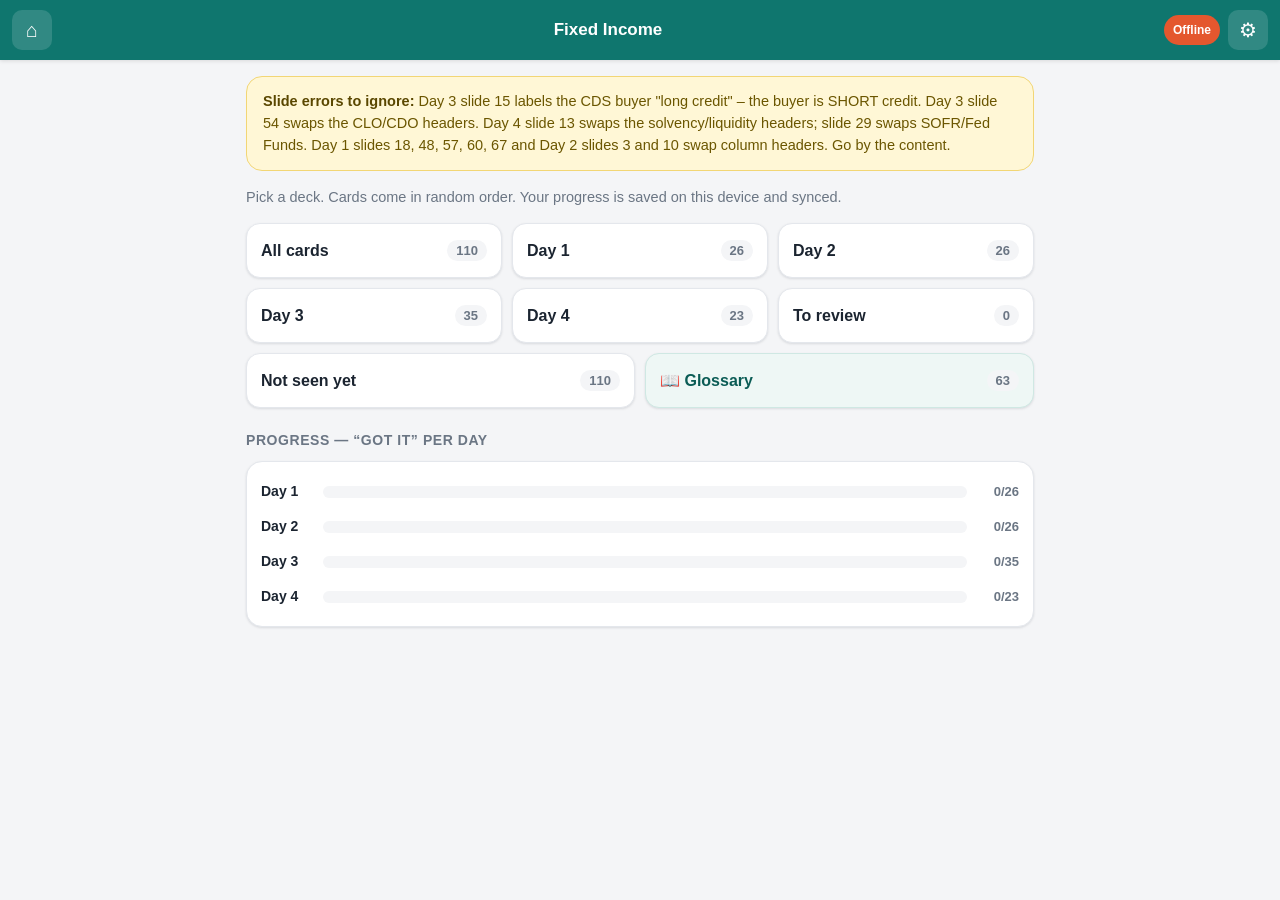
<file: index.html>
<!doctype html>
<html lang="en">
<head>
<meta charset="utf-8">
<meta name="viewport" content="width=device-width, initial-scale=1, viewport-fit=cover">
<meta name="theme-color" content="#0f766e">
<title>Fixed Income Flashcards</title>
<meta name="description" content="Flashcards to study for the Fixed Income exam.">

<link rel="manifest" href="data:application/manifest+json,%7B%22name%22%3A%22Fixed%20Income%20Flashcards%22%2C%22short_name%22%3A%22Fixed%20Income%22%2C%22description%22%3A%22Flashcards%20to%20study%20for%20the%20Fixed%20Income%20exam.%22%2C%22start_url%22%3A%22https%3A%2F%2Fmadziaworoch-boop.github.io%2Ffixed-income%2F%22%2C%22scope%22%3A%22https%3A%2F%2Fmadziaworoch-boop.github.io%2Ffixed-income%2F%22%2C%22display%22%3A%22standalone%22%2C%22orientation%22%3A%22portrait%22%2C%22background_color%22%3A%22%230f766e%22%2C%22theme_color%22%3A%22%230f766e%22%2C%22icons%22%3A%5B%7B%22src%22%3A%22data%3Aimage%2Fpng%3Bbase64%2CiVBORw0KGgoAAAANSUhEUgAAAMAAAADACAYAAABS3GwHAAADs0lEQVR4nO3cP24cZQCH4TFK7wKqpOIAFFyHQ5jOFwgNFg2paTgESFDQcAQkWi4AEjmBU0VyEtu7Ozt%2FduZ9ni5FdlfR793v23jlYQAAyLla%2BwVc397cr%2F0aWNfbuzer7XDxJzZ4DlkyiEWeyOgZa%2B4YZntwo2dqc8Tw2dQPOAzGzzzm2NWkRRk%2BS5nqNJjsBDB%2BljTV3s6uyPBZ2zmnwVkngPFzCc7Z4egAjJ9LMnaPowIwfi7RmF2eHIDxc8lO3edJARg%2FW3DKTo8OwPjZkmP3OstPgmErjgrAuz9bdMxuDwZg%2FGzZof26ApH2bADe%2FdmD53b8ZADGz548tWdXINIEQNqjAbj%2BsEeP7doJQJoASPskANcf9uzjfTsBSBMAaQIg7YMA3P8peLhzJwBpAiBNAKQJgDQBkCYA0gRAmgBIEwBpAiBNAKQJgDQBkCYA0gRAmgBIEwBpAiBNAKQJgDQBkCYA0gRAmgBIEwBpAiBNAKQJgLQXa7%2BAuXz18tXw57e3a7%2BMs%2Fzwx%2B%2FDd7%2F9MvrvT%2FVv8M9%2F%2Fw5f370%2B%2B3EukROANAGQJgDSBECaAEgTAGkCIE0ApAmANAGQJgDSBEDabr8MN5U9fxEMJwBxAiBNAKQJgDQBkCYA0gRAmgBIEwBpAiBNAKQJgDQBkObboAd8%2BfkXw%2F%2Ff%2F7joc%2F7691%2FDNz%2F%2FtOhzVjkBSBMAaQIgTQCkCYA0AZAmANIEQJoASBMAaQIgTQCk%2BTLcAX414r45AUgTAGkCIE0ApAmANAGQJgDSBECaAEgTAGkCIE0ApAmANAGQJgDSBECaAEgTAGkCIE0ApAmANAGQJgDSBECaAEgTAGkCIE0ApAmAtKuHf7i%[base64]%2FZ71AkgArbomN26ApF2dABOAbbk2L2edAKIgC04ZacnX4FEwCU7dZ%2BjPgOIgEs0ZpejPwSLgEsydo9n%2FS%2BQCLgE5%2BxwsgFf397cT%2FVYcIwp3oAn%2BzmA04AlTbW3WUbrNGAuU7%2FRzvKTYKcBc5hjV4sM1YnAWHO%2FmS7%2BTi0GDlnyBrH6VUUQuDIDsLx3rc7DpxHfHgcAAAAASUVORK5CYII%3D%22%2C%22sizes%22%3A%22192x192%22%2C%22type%22%3A%22image%2Fpng%22%2C%22purpose%22%3A%22any%22%7D%2C%7B%22src%22%3A%22data%3Aimage%2Fpng%3Bbase64%2CiVBORw0KGgoAAAANSUhEUgAAAgAAAAIACAYAAAD0eNT6AAAL50lEQVR4nO3by60cxwGG0abBPYMRoAhswA5BIdALLgWFIHDJHCgCdAA2YCdgQgqGEdAbX4i6fM2ju6u6v3PWWvTUFfB%2FUz1cFgAAAAAAAAAAAAAAAAAAAAAAAABgP09GP0DRsx9ffBj9DACzef%2FylU3akcPeiJEHWI84WJ8DXYGxB9ifKLiPw7uBwQeYjyC4jsO6kNEHOA4x8G0O6CuMPsDxiYHPcyifYfgBzkcI%2FJHD%2BD%2BjD9AhBgSA4QcIK4dA9oMbfgAeFEMg94ENPwBfUgqBzAc1%2FABcqhACp%2F%2BAhh%2BAW505BP40%2BgG2ZPwBuMeZd%2BSUZXPmPxgAY5ztNuBUH8bwA7C1s4TAaV4BGH8A9nCWvTlFAJzljwHAMZxhdw59jXGGPwAAx3bUVwKHvQEw%2FgDM4Kh7dMgAOOphA3BOR9ylQ11bHPGAAWg5yiuBw9wAGH8AjuAoe3WIADjKYQLAshxjt6YPgCMcIgA8Nvt%2BTR0Asx8eAHzNzDs2bQDMfGgAcKlZ92zKAJj1sADgFjPu2nQBMOMhAcC9Ztu3qQJgtsMBgDXNtHPTBMBMhwIAW5ll76YIgFkOAwD2MMPuDQ%2BAGQ4BAPY2ev%2BGBsDoDw8AI43cweE3AADA%2FoYFgG%2F%2FADBuD4cEgPEHgN%2BN2MXdA8D4A8Cn9t5HvwEAgKBdA8C3fwD4sj13crcAMP4A8G177eUuAWD8AeBye%2Bym3wAAQNDmAeDbPwBcb%2Bv9dAMAAEGbBoBv%2FwBwuy13dLMAMP4AcL%2Bt9tQrAAAI2iQAfPsHgPVssatuAAAgaPUA8O0fANa39r66AQCAoFUDwLd%2FANjOmjvrBgAAglYLAN%2F%2BAWB7a%2B2tGwAACFolAHz7B4D9rLG7bgAAIEgAAEDQ3QHg%2Bh8A9nfv%2FroBAICguwLAt38AGOeeHXYDAABBAgAAgm4OANf%2FADDerXvsBgAAggQAAATdFACu%2FwFgHrfsshsAAAgSAAAQJAAAIOjqAPD%2BHwDmc%2B0%2BuwEAgCABAABBAgAAggQAAARdFQB%2BAAgA87pmp90AAECQAACAIAEAAEECAACCBAAABAkAAAi6OAD8E0AAmN%2Ble%[base64]%2F3lb8tPf%2F7r6MdgsL%2F%2F45fll1%2F%2FO%2FoxrnL0%2F3ff%[base64]%2FAIz05rd3y%2FO3r0c%[base64]%2FfPf96Mc4lJ%2F%2F86%2Fl53%2F%2Fc%[base64]%2FeLc%[base64]%2Fhsx9ffNjyQQCAdbx%2F%2Beqb%2B%[base64]%2FuWrJ1s%2BCABwv0v32g0AAAQJAAAIEgAAECQAACBIAABAkAAAgKCrAsA%2FBQSAeV2z024AACBIAABAkAAAgCABAABBVweAHwICwHyu3Wc3AAAQJAAAIEgAAEDQTQHgdwAAMI9bdtkNAAAECQAACLo5ALwGAIDxbt1jNwAAECQAACDorgDwGgAAxrlnh90AAEDQ3QHgFgAA9nfv%2FroBAIAgAQAAQasEgNcAALCfNXbXDQAABK0WAG4BAGB7a%2B2tGwAACFo1ANwCAMB21txZNwAAELR6ALgFAID1rb2vbgAAIGiTAHALAADr2WJX3QAAQNBmAeAWAADut9WebnoDIAIA4HZb7qhXAAAQtHkAuAUAgOttvZ9uAAAgaJcAcAsAAJfbYzd3uwEQAQDwbXvt5a6vAEQAAHzZnjvpNwAAELR7ALgFAIBP7b2PQ24ARAAA%2FG7ELg57BSACAGDcHvoNAAAEDQ0AtwAAlI3cweE3ACIAgKLR%2Bzc8AJZl%2FCEAwJ5m2L0pAmBZ5jgMANjaLHs3TQAsyzyHAgBbmGnnpgqAZZnrcABgLbPt23QBsCzzHRIA3GPGXZsyAJZlzsMCgGvNumfTBsCyzHtoAHCJmXds6gBYlrkPDwC%2BZPb9mj4AlmX%2BQwSAjx1htw4RAMtyjMMEgKPs1SEe8rFnP774MPoZAOBjRxn%2BB4e5AfjY0Q4ZgHM74i4dMgCW5ZiHDcD5HHWPDvnQj3klAMDejjr8Dw57A%2FCxo%2F8RADiWM%2BzOKQJgWc7xxwBgfmfZm1N8iMe8EgBgbWcZ%2Fgen%2BjCPCQEA7nW24X9wmlcAn3PWPxoA%2Bzjzjpz2gz3mNgCAS515%2BB%2Bc%2FgM%2BJgQA%2BJLC8D%2FIfNDHhAAAD0rD%2FyD3gR8TAgBdxeF%2FkP3gjwkBgI7y8D%2FIH8DniAGA8zH6f%2BQwvkIIAByf4f88h3IhMQBwHEb%2F2xzQDcQAwHyM%2FnUc1goEAcD%2BDP59HN5GRAHAeoz9%2BhzoAOIA4FNGHgAAAAAAAAAAAAAAAAAAAAAAyPgfLWvVNhWH9twAAAAASUVORK5CYII%3D%22%2C%22sizes%22%3A%22512x512%22%2C%22type%22%3A%22image%2Fpng%22%2C%22purpose%22%3A%22any%20maskable%22%7D%5D%7D">
<meta name="apple-mobile-web-app-capable" content="yes">
<meta name="mobile-web-app-capable" content="yes">
<meta name="apple-mobile-web-app-status-bar-style" content="black-translucent">
<meta name="apple-mobile-web-app-title" content="Fixed Income">
<link rel="apple-touch-icon" href="[data-uri]">
<link rel="icon" type="image/png" href="[data-uri]">

<style>
/* ============================================================
   Fixed Income Flashcards — styles (mobile-first)
   ============================================================ */
:root{
  --bg:#f4f5f7; --card:#ffffff; --ink:#1b2430; --muted:#6b7684;
  --line:#e4e7ec; --brand:#0f766e; --brand-d:#0b5c55;
  --got:#17795e; --got-bg:#e3f5ee; --again:#b4541a; --again-bg:#fdeee2;
  --warn-bg:#fff7d6; --warn-line:#f2d675; --warn-ink:#6b5600;
  --ok:#17795e; --err:#b42318; --wait:#8a6d00;
  --radius:16px; --shadow:0 1px 3px rgba(16,24,40,.08),0 1px 2px rgba(16,24,40,.04);
}
*{box-sizing:border-box}
[hidden]{display:none !important}
html,body{margin:0}
body{
  font-family:-apple-system,BlinkMacSystemFont,"Segoe UI",Roboto,Helvetica,Arial,sans-serif;
  background:var(--bg); color:var(--ink); line-height:1.5;
  -webkit-text-size-adjust:100%;
}
#app{min-height:100vh}

/* ---------- Top bar ---------- */
#topbar{
  position:sticky; top:0; z-index:20;
  display:flex; align-items:center; gap:8px;
  padding:calc(env(safe-area-inset-top,0px) + 10px) 12px 10px;
  background:var(--brand); color:#fff;
  box-shadow:0 1px 4px rgba(0,0,0,.12);
}
#topTitle{flex:1; font-weight:650; font-size:17px; text-align:center; white-space:nowrap; overflow:hidden; text-overflow:ellipsis}
.icon-btn{
  background:rgba(255,255,255,.14); color:#fff; border:none; border-radius:10px;
  width:40px; height:40px; font-size:20px; cursor:pointer; flex:0 0 auto;
  display:flex; align-items:center; justify-content:center;
}
.icon-btn:active{transform:scale(.95)}
.pill{
  font-size:12px; font-weight:600; padding:6px 9px; border-radius:999px;
  background:rgba(255,255,255,.18); color:#fff; white-space:nowrap; flex:0 0 auto;
}
.pill-ok{background:#0e9f6e} .pill-err{background:#e4572e} .pill-wait{background:#d9a400} .pill-off{background:rgba(255,255,255,.22)}

/* ---------- Layout ---------- */
#main{max-width:820px; margin:0 auto; padding:16px 16px 60px}
.view{animation:fade .18s ease}
@keyframes fade{from{opacity:0}to{opacity:1}}

/* ---------- Home ---------- */
.warn{
  background:var(--warn-bg); border:1px solid var(--warn-line); color:var(--warn-ink);
  border-radius:var(--radius); padding:14px 16px; font-size:14.5px; margin-bottom:16px;
}
.warn b{color:#5a4700}
.lead{color:var(--muted); font-size:14.5px; margin:0 0 14px}
.chips{display:flex; flex-wrap:wrap; gap:10px; margin-bottom:8px}
.chip{
  flex:1 1 auto; min-width:46%; text-align:left;
  background:var(--card); border:1px solid var(--line); border-radius:14px;
  padding:16px 14px; font-size:16px; font-weight:600; color:var(--ink);
  cursor:pointer; box-shadow:var(--shadow); display:flex; align-items:center; justify-content:space-between;
}
.chip:active{transform:scale(.98)}
.chip .n{background:var(--bg); color:var(--muted); font-size:13px; padding:3px 9px; border-radius:999px; font-weight:700}
.chip-gloss{background:#eef7f5; border-color:#cfe8e3; color:var(--brand-d)}
.sec{font-size:14px; text-transform:uppercase; letter-spacing:.04em; color:var(--muted); margin:22px 0 10px}
.bars{background:var(--card); border:1px solid var(--line); border-radius:var(--radius); padding:12px 14px; box-shadow:var(--shadow)}
.bar-row{display:flex; align-items:center; gap:10px; padding:7px 0}
.bar-label{flex:0 0 52px; font-size:14px; font-weight:600}
.bar{flex:1; height:12px; background:var(--bg); border-radius:999px; overflow:hidden}
.bar-fill{height:100%; background:var(--got); border-radius:999px; transition:width .3s}
.bar-num{flex:0 0 auto; font-size:13px; color:var(--muted); font-weight:600; min-width:42px; text-align:right}
.hint-line{font-size:14px; color:var(--muted); margin-top:14px}

/* ---------- Study ---------- */
.study-nav{display:flex; align-items:center; justify-content:space-between; margin-bottom:12px; gap:8px}
.counter{font-size:14px; font-weight:650; color:var(--muted)}
.nav-btn{
  background:var(--card); border:1px solid var(--line); border-radius:10px;
  padding:9px 13px; font-size:14px; font-weight:600; color:var(--ink); cursor:pointer;
}
.nav-btn:disabled{opacity:.4}
.card{
  background:var(--card); border:1px solid var(--line); border-radius:var(--radius);
  padding:18px; box-shadow:var(--shadow);
}
.card-top{display:flex; gap:8px; align-items:center; margin-bottom:10px}
.daytag{background:#eef7f5; color:var(--brand-d); font-size:12.5px; font-weight:700; padding:4px 10px; border-radius:999px}
.badge{font-size:12px; font-weight:700; padding:4px 9px; border-radius:999px}
.badge-got{background:var(--got-bg); color:var(--got)}
.badge-again{background:var(--again-bg); color:var(--again)}
.q{font-size:19px; font-weight:650; margin:4px 0 16px; line-height:1.35}
.muted{color:var(--muted)}
.col-h{font-size:12.5px; text-transform:uppercase; letter-spacing:.04em; color:var(--muted); font-weight:700; margin-bottom:5px}
.col-body{font-size:15.5px}

/* buttons */
.btn{
  display:block; width:100%; border:none; border-radius:12px; cursor:pointer;
  font-size:16px; font-weight:650; padding:15px 16px; margin-top:12px;
}
.btn:active{transform:scale(.99)}
.btn-primary{background:var(--brand); color:#fff}
.btn-ghost{background:var(--bg); color:var(--ink); border:1px solid var(--line)}
.btn-got{background:var(--got); color:#fff}
.btn-again{background:var(--again); color:#fff}
.small{font-size:14px; padding:10px 14px; margin:0; width:auto}
.wide{width:100%}

/* answer blocks */
.answer{margin-top:4px}
.ablk{padding:12px 0; border-top:1px solid var(--line)}
.ablk:first-child{border-top:none; padding-top:4px}
.kw-list{display:flex; flex-wrap:wrap; gap:7px}
.kw{font-size:13.5px; font-weight:600; padding:5px 10px; border-radius:999px}
.kw-plain{background:#eef2f6; color:#44505e}
.kw-ok{background:var(--got-bg); color:var(--got)}
.kw-no{background:var(--again-bg); color:var(--again)}
.full{margin-top:12px; border-top:1px solid var(--line); padding-top:10px}
.full summary{cursor:pointer; font-weight:650; color:var(--brand-d); font-size:15px}
.full-body{margin-top:10px; font-size:15px}
.full-body b{color:var(--ink)}

/* recall */
.recall{
  width:100%; border:1.5px solid var(--line); border-radius:12px; padding:14px;
  font-size:16px; font-family:inherit; line-height:1.5; resize:vertical; margin-top:6px;
  background:#fff; color:var(--ink);
}
.recall:focus{outline:none; border-color:var(--brand)}

/* score */
.score{border-radius:12px; padding:12px 14px; margin:4px 0 12px; border:1px solid var(--line)}
.score-high{background:var(--got-bg); border-color:#bfe6d8}
.score-mid{background:#fff7e6; border-color:#f0dca8}
.score-low{background:var(--again-bg); border-color:#f2d2b8}
.score-num{font-size:17px; font-weight:800; color:var(--ink)}
.score-bar{height:8px; background:rgba(0,0,0,.08); border-radius:999px; overflow:hidden; margin:7px 0}
.score-fill{height:100%; background:var(--got); border-radius:999px; transition:width .3s}
.score-mid .score-fill{background:#d9a400}
.score-low .score-fill{background:var(--again)}
.score-msg{font-size:14px; color:var(--ink); opacity:.85}

/* review */
.review-cols{display:flex; flex-direction:column; gap:12px; margin-bottom:14px}
.col{background:var(--bg); border:1px solid var(--line); border-radius:12px; padding:12px 14px}
.col:first-child{background:#f0f8f6; border-color:#d3e9e4}
.kw-wrap{margin:4px 0 6px}
.prev{background:var(--bg); border:1px dashed var(--line); border-radius:12px; padding:12px 14px; margin-top:12px}
.grade-row{display:flex; flex-direction:column; gap:0}

/* done */
.done{text-align:center}
.done h2{margin:6px 0 10px}
.done-stats{display:flex; gap:10px; justify-content:center; margin:14px 0}

/* ---------- Glossary ---------- */
.gloss-search input{
  width:100%; border:1.5px solid var(--line); border-radius:12px; padding:14px;
  font-size:16px; font-family:inherit; background:#fff; color:var(--ink);
}
.gloss-search input:focus{outline:none; border-color:var(--brand)}
.gloss-count{font-size:13px; margin:10px 2px}
.gloss-list{display:flex; flex-direction:column; gap:10px}
.gl{background:var(--card); border:1px solid var(--line); border-radius:12px; padding:13px 15px; box-shadow:var(--shadow); font-size:15px}
.gl b{color:var(--brand-d); display:block; margin-bottom:3px; font-size:15.5px}

/* ---------- Settings sheet ---------- */
.overlay{position:fixed; inset:0; background:rgba(16,24,40,.45); z-index:40; display:flex; align-items:flex-end; justify-content:center}
.sheet{background:var(--card); width:100%; max-width:560px; border-radius:20px 20px 0 0; max-height:88vh; overflow:auto; box-shadow:0 -8px 30px rgba(0,0,0,.2)}
.sheet-head{display:flex; align-items:center; justify-content:space-between; padding:16px 18px; border-bottom:1px solid var(--line); position:sticky; top:0; background:var(--card)}
.sheet-head h2{margin:0; font-size:18px}
.sheet-head .icon-btn{background:var(--bg); color:var(--ink)}
.sheet-body{padding:16px 18px calc(env(safe-area-inset-bottom,0px) + 24px)}
.set-block{padding:14px 0; border-top:1px solid var(--line)}
.set-block:first-child{border-top:none; padding-top:2px}
.code-box{display:flex; gap:8px; align-items:center; margin:6px 0}
.code-box code{flex:1; background:var(--bg); border:1px solid var(--line); border-radius:10px; padding:11px 12px; font-size:15px; word-break:break-all}
.code-box input{flex:1; border:1.5px solid var(--line); border-radius:10px; padding:11px 12px; font-size:15px; font-family:inherit; min-width:0}
.ok-text{color:var(--ok); font-weight:600}

/* ---------- Toast ---------- */
#toast{
  position:fixed; left:50%; bottom:28px; transform:translateX(-50%) translateY(20px);
  background:#1b2430; color:#fff; padding:11px 18px; border-radius:999px; font-size:14px; font-weight:600;
  opacity:0; pointer-events:none; transition:all .2s; z-index:60; max-width:90vw; text-align:center;
}
#toast.show{opacity:1; transform:translateX(-50%) translateY(0)}

/* ---------- Desktop ---------- */
@media (min-width:720px){
  .chip{min-width:0; flex:1 1 30%}
  .review-cols{flex-direction:row}
  .review-cols .col{flex:1}
  .grade-row{flex-direction:row; gap:12px}
  .grade-row .btn{margin-top:14px}
  .q{font-size:21px}
}

/* ---------- Dark mode ---------- */
@media (prefers-color-scheme:dark){
  :root:not([data-theme="light"]){
    --bg:#13181f; --card:#1b222c; --ink:#e8edf3; --muted:#9aa6b2;
    --line:#2a333f; --brand:#15b8a6; --brand-d:#5fd6c7;
    --got:#2dd4a7; --got-bg:#123a30; --again:#f0924a; --again-bg:#3a2415;
    --warn-bg:#352f12; --warn-line:#6b5a1e; --warn-ink:#f1e3a0;
    --shadow:0 1px 3px rgba(0,0,0,.4);
  }
  :root:not([data-theme="light"]) .recall,
  :root:not([data-theme="light"]) .gloss-search input,
  :root:not([data-theme="light"]) .code-box input{background:#121820}
  :root:not([data-theme="light"]) .chip-gloss{background:#15302c; border-color:#235049}
  :root:not([data-theme="light"]) .daytag{background:#15302c}
  :root:not([data-theme="light"]) .col:first-child{background:#132a26; border-color:#235049}
  :root:not([data-theme="light"]) .kw-plain{background:#263039; color:#c3cdd7}
}

</style>
</head>
<body>

<div id="app">
  <header id="topbar">
    <button id="homeBtn" class="icon-btn" title="Home" aria-label="Home">&#8962;</button>
    <div id="topTitle">Fixed Income</div>
    <div id="syncPill" class="pill" title="Sync status">&#8230;</div>
    <button id="settingsBtn" class="icon-btn" title="Settings" aria-label="Settings">&#9881;</button>
  </header>

  <main id="main">
    <section id="view-home" class="view"></section>
    <section id="view-study" class="view" hidden></section>
    <section id="view-glossary" class="view" hidden></section>
  </main>
</div>

<div id="settingsOverlay" class="overlay" hidden>
  <div class="sheet" role="dialog" aria-modal="true" aria-label="Settings">
    <div class="sheet-head">
      <h2>Settings</h2>
      <button id="settingsClose" class="icon-btn" aria-label="Close">&times;</button>
    </div>
    <div id="settingsBody" class="sheet-body"></div>
  </div>
</div>

<script>
/* ---- config.js ---- */
/* ============================================================
   Supabase configuration.

   The app works fully OFFLINE without this (progress is always
   saved on the device). These two lines turn on phone <-> laptop
   sync. Both values below are SAFE to be public: Row Level
   Security + the secret sync code protect your data.

   IMPORTANT: only the "publishable" key goes here. Never put the
   "secret" key (sb_secret_...) in this file — it bypasses all
   security and this file is public on the web.
   ============================================================ */

window.SUPABASE_URL      = "https://srqdpupabuvccqoatgay.supabase.co";
window.SUPABASE_ANON_KEY = "sb_publishable_spSEQ2aUte-5helio5hS0g_3iEBooMy";

</script>
<script>
/* ---- data.js ---- */
/* ============================================================
   Fixed Income flashcards - data
   GLOSS: [term, definition]
   CARDS: [day, question, fullAnswerHTML, keywords[], simpleExplanation, examAnswer]
   Exam answers simplified + keywords expanded for easier recall.
   ============================================================ */

const SLIDE_ERRORS = "<b>Slide errors to ignore:</b> Day 3 slide 15 labels the CDS buyer \"long credit\" – the buyer is SHORT credit. Day 3 slide 54 swaps the CLO/CDO headers. Day 4 slide 13 swaps the solvency/liquidity headers; slide 29 swaps SOFR/Fed Funds. Day 1 slides 18, 48, 57, 60, 67 and Day 2 slides 3 and 10 swap column headers. Go by the content.";

const GLOSS = [["Bond","A loan cut into pieces and sold to many investors. The issuer pays interest (coupons) and pays back the face value (usually 100) at the end."],["Coupon (kupon)","The yearly interest a bond pays, e.g. 5% of 100 = 5 per year."],["Face value / par (wartość nominalna)","The amount paid back at the end, usually 100."],["Maturity (termin wykupu)","The date the bond ends and the face value is paid back."],["Issuer (emitent)","Whoever borrows by selling the bond: a government or a company."],["Yield (rentowność)","The return you earn on a bond, in % per year."],["YTM – yield to maturity","The one average yearly return you earn if you buy at today's price and hold to the end."],["Spot rate","The interest rate for one single payment at one specific date (e.g. the 3-year spot rate)."],["Forward rate","A future interest rate (e.g. from year 3 to year 4) calculated from today's spot rates."],["Yield curve (krzywa dochodowości)","Chart of interest rates for different lengths of time: 1y, 2y, 5y, 10y…"],["Discounting (dyskontowanie)","Converting future money into today's value: divide by (1 + r)^t."],["Present value – PV (wartość bieżąca)","What future money is worth today."],["Basis point – bp (punkt bazowy)","0.01%. 100bp = 1%."],["Duration","How sensitive a bond's price is to rates. Modified duration 4 → rates +1% → price ≈ −4%."],["DV01","How many $ a bond's price changes when rates move by 1bp (0.01%)."],["Convexity (wypukłość)","The bend in the price–rate curve. Positive = gain more when rates fall, lose less when they rise."],["Credit spread","Extra interest a company pays above the government rate, because it might not pay back."],["Z-spread","The single extra % added to every government spot rate so the price equals the company bond's market price."],["Default (niewypłacalność)","When a borrower doesn't pay what it owes."],["Recovery rate (stopa odzysku)","The % of the money investors still get back after a default."],["Credit rating","A grade for how safe a borrower is: AAA best … BBB lowest 'investment grade' … below = 'junk' (high yield)."],["Covenant","A promise or restriction in the bond contract (e.g. 'no more borrowing')."],["Seniority","Your place in the repayment queue if the borrower goes bankrupt. Senior = paid first."],["Callable bond","The issuer can pay it back early (it will, when rates fall)."],["Liquidity (płynność)","How easily you can sell something quickly without losing value."],["Hedge (zabezpieczenie)","A position that loses when your main position gains, and vice versa, to cancel risk."],["Long / short","Long = you own it and gain if it rises. Short = you sold it (or bet against it) and gain if it falls."],["Derivative (instrument pochodny)","A contract whose value depends on something else (rates, a bond, inflation, a company's default)."],["Notional (kwota nominalna)","The amount a derivative is calculated on (e.g. €10m). It is usually never paid itself."],["Interest rate swap (IRS)","Two parties exchange fixed interest payments for floating ones on a notional amount; only the difference is paid."],["Fixed vs floating rate","Fixed = always the same. Floating = changes with a market rate."],["Swap rate","The fixed rate in a swap that makes the swap worth 0 at the start."],["CDS – credit default swap","Insurance against a company defaulting. Buyer pays a yearly premium; seller pays the loss if default happens."],["Inflation swap","One side pays an agreed inflation rate, the other pays real inflation. One payment at the end."],["Breakeven inflation","The inflation rate both sides of an inflation swap agree on today."],["Futures (kontrakt terminowy)","A standard exchange contract to buy or sell something later at a price agreed today."],["Margin (depozyt zabezpieczający)","The small deposit you post to hold a futures position."],["Option","The right, but not the obligation, to buy or sell something at a set price."],["Securitisation (sekurytyzacja)","Packing many loans together and selling them to investors as a tradeable security."],["ABS – asset-backed security","A security made from a pool of loans (car loans, credit cards, mortgages…). Investors are paid from the borrowers' repayments."],["MBS – mortgage-backed security","An ABS made from home loans (mortgages, kredyty hipoteczne)."],["Prepayment (wcześniejsza spłata)","When a borrower pays back a loan early, e.g. to refinance at a lower rate."],["SPV – special purpose vehicle (spółka celowa)","A separate company created to hold the loans, so they are safe if the bank fails."],["Tranche (transza)","A slice of a loan pool with its own risk: senior (safest), mezzanine (middle), equity (riskiest)."],["Waterfall","The order of payment in a securitisation: cash goes to senior first; losses hit equity first."],["CDO / CLO","Pools split into tranches. CLO = loans to heavily indebted companies. CDO = bonds or other ABS."],["CMO","An MBS pool split into tranches that receive principal one after another (A, then B, then C)."],["IO / PO","A mortgage pool split into an interest-only part (IO) and a principal-only part (PO)."],["Principal (kapitał)","The borrowed amount itself, as opposed to the interest."],["Central bank","The bank for banks: issues money, sets the main interest rate, lends to banks in a crisis. US = the Fed."],["Reserves (rezerwy)","Money that banks keep in their accounts at the central bank."],["Fed Funds rate","The rate at which US banks lend reserves to each other overnight, without collateral."],["Open market operations","The Fed buying or selling government bonds to add or remove reserves and steer the Fed Funds rate."],["QE – quantitative easing","The central bank buying lots of long-term bonds to push long-term rates down."],["Repo","Sell a bond today, buy it back tomorrow slightly higher = a short loan secured by the bond."],["Collateral (zabezpieczenie)","An asset given as security for a loan; the lender keeps it if you don't pay."],["SOFR","The US overnight rate on repo loans secured by government bonds; it replaced LIBOR."],["Money market","The market for loans shorter than one year (T-bills, repo, commercial paper)."],["T-bill","A short US government bond (under 1 year)."],["Commercial paper","A short, unsecured IOU from a strong company (under 270 days)."],["Leverage (dźwignia)","Investing with borrowed money; it boosts both gains and losses."],["Fiat money (pieniądz fiducjarny)","Money not backed by gold; valuable because of law and trust."],["Treasury","A US government bond. 'The Treasury' = the US finance ministry."]];

const CARDS = [["Day 1","Compare debt and equity as sources of financing.","<b>Debt</b> is a contractual obligation: fixed interest and principal repaid at maturity, <b>senior</b> in default, no voting rights, capped upside, and interest is tax-deductible. <b>Equity</b> is ownership: discretionary dividends, permanent capital, <b>last</b> in default, unlimited upside, and issuing it dilutes existing owners. Governments, firms and households can all borrow, but only firms can issue equity.",["senior","tax-deductible","dilution","residual claim","loan","paid first","no vote","paid last","gains"],"A company can get money in two ways. Debt: it borrows and must pay it back with interest. Equity: it sells shares, i.e. pieces of ownership (udziały). If the company goes bankrupt, lenders are paid first and shareholders get whatever is left, usually nothing. But shareholders can earn a lot if the company does well; lenders only ever get their interest.","Debt is a loan. You pay fixed interest, pay it back at the end (maturity), and you are paid first if the company fails. It has no voting rights, and the interest lowers the tax. Equity is ownership (shares): no fixed payments, paid last if the company fails, but the gains have no limit. Selling new shares gives away part of the company (dilution)."],["Day 1","Why might a company prefer to issue debt rather than equity?","Debt does not dilute ownership or voting control, and interest is tax-deductible while dividends are not, so it is a cheaper source of capital. Terms (amount, maturity, currency) can be tailored, and owners keep full decision-making power as long as payments are made. The trade-off is fixed obligations and default risk.",["no dilution","tax shield","control","flexibility","cheaper","keep ownership","fixed payments","default"],"If a company borrows, the owners still own 100% of the company and keep all the decisions. Interest on debt lowers the company's tax bill (it is tax-deductible), dividends to shareholders do not. So debt is cheaper. The downside: interest must be paid every year, even in a bad year, or the company defaults (niewypłacalność).","Debt does not give away ownership or control, and the interest lowers the tax, so it is cheaper than equity. The downside is that you must make fixed payments and pay it back, or you default."],["Day 1","Why do investors like debt?","Payments are contractual and predictable, which makes debt easy to value and to match against liabilities. Debt is senior to equity in default, so it is less risky for the same issuer, and the maximum gain and loss are known. Debt markets are also deep and liquid.",["predictable","seniority","defined risk","liquidity","fixed payments","paid first","safer","easy to sell"],"As a lender you know exactly how much you will get and when. If the company fails, you are paid before the shareholders. You know your maximum gain and loss in advance. And bonds are easy to buy and sell.","The payments are fixed, so you know what you will get. Debt is paid before equity if the company fails, so it is safer. And debt markets are big, so it is easy to buy and sell."],["Day 1","Why is the interest rate called the 'lynchpin' of the economy?","It is the price of borrowing: low rates make borrowing cheap so firms invest and households spend, high rates cool the economy. It is the threshold separating productive from unproductive investment. The central bank uses it as its main lever; mistakes are costly – too low for too long causes excess borrowing and inflation, too high starves investment and raises unemployment.",["price of credit","policy lever","misallocation","price of borrowing","central bank","inflation","spending"],"The interest rate is the price of borrowing money. When it is low, people and firms borrow and spend, so the economy grows (too low for too long → prices rise = inflation). When it is high, borrowing is expensive, so the economy slows (too high → people lose jobs). That is why the central bank (the bank that controls a country's money, e.g. the Fed in the US) steers the economy with the interest rate.","The interest rate is the price of borrowing money. Low rates make people borrow, invest and spend more; high rates slow things down. It is the central bank's main tool, and getting it wrong causes inflation or unemployment."],["Day 1","What is the difference between a loan and a bond?","A loan is a private, bilateral contract (usually with a bank) with negotiated terms; it stays on the lender's balance sheet and normally cannot be traded – relationship-based, suited to smaller borrowers. A bond is a standardised, tradeable security sold to many investors, with terms set in a public indenture; it trades in a secondary market with transparent prices – suited to large borrowers.",["bilateral","tradeable","indenture","secondary market","one lender","many investors","traded"],"A loan is a deal between you and one bank. It stays with that bank and cannot easily be sold to someone else. A bond is a loan cut into many small pieces and sold to many investors; each piece can be resold to other investors on the market (the secondary market). Small companies use bank loans, big companies and governments issue bonds.","A loan is a private deal with one lender (usually a bank) and is not traded. A bond is a standard product sold to many investors and can be bought and sold in the market. Loans fit smaller borrowers, bonds fit large ones."],["Day 1","What is a bond indenture?","The legal contract between the issuer and bondholders (umowa emisyjna). It sets coupon, maturity, covenants, seniority and any embedded options, and is administered by a trustee on behalf of bondholders. Because the same public terms apply to every holder, bonds can be standardised and traded.",["legal contract","covenants","trustee","issuer","bondholders","rules"],"The indenture (umowa emisyjna) is the rulebook of a bond: the coupon (the yearly interest payment), the maturity (the date the money is paid back), the covenants (promises and restrictions for the company) and the order of repayment. A trustee (powiernik) checks that the company follows the rules on behalf of all bondholders.","The indenture is the legal contract between the issuer and the bondholders. It sets the coupon, maturity, covenants (rules), seniority and any options. A trustee makes sure the issuer follows it."],["Day 1","Describe the four basic bond structures.","<b>Fixed rate:</b> coupon set at issue, never changes. <b>Floating rate:</b> coupon resets to a reference rate plus a fixed spread, so it moves with market rates. <b>Zero-coupon:</b> no coupon, issued at a discount, return = price vs par. <b>Inflation-linked</b> (e.g. TIPS): principal indexed to CPI, so the real value is preserved.",["fixed","floating","zero","inflation-linked","no coupons","bought cheap","amortising","spread"],"Fixed rate: the coupon (yearly interest) is always the same, e.g. 5%. Floating rate: the coupon moves with a market rate, e.g. market rate + 1%. Zero-coupon: no interest during the life; you buy it cheap (e.g. 80) and get 100 at the end. Amortising: the borrowed amount is paid back in parts over time, like a mortgage.","Fixed rate: the coupon never changes. Floating rate: a market rate plus a spread. Zero-coupon: no coupons, bought cheap, pays 100 at the end. Amortising: the principal is paid back bit by bit."],["Day 1","Why does a callable bond pay a higher yield than a comparable non-callable bond?","The issuer holds the option to redeem early and uses it when rates fall below the coupon – exactly when the investor would gain and now has to reinvest at low rates (reinvestment risk). The investor's price upside is capped near the call price (negative convexity). Investors demand compensation for this short option: a higher coupon/yield or a lower issue price.",["issuer's option","rates fall","reinvestment risk","negative convexity","called early","higher yield","short a call"],"A callable bond lets the company pay the bond back early. It will do that when market rates fall, because it can then borrow again more cheaply. So the investor loses the bond exactly when it was a good deal and must reinvest at the lower rates. To accept that risk, investors want a higher interest rate.","The issuer can pay the bond back early, and will do it when rates fall - exactly when the bond is worth most to you. You are short a call option, so you ask for a higher yield to make up for it."],["Day 1","Explain putable and convertible bonds and how investors pay for them.","A <b>putable</b> bond lets the investor sell it back early – useful when rates rise, so the investor can reinvest at better terms. A <b>convertible</b> lets the investor convert into a set number of shares – downside protection plus equity upside. Because the option belongs to the investor, the investor pays for it by accepting a lower yield/coupon.",["investor's option","lower yield","sell back","swap for shares","lower coupon"],"A putable bond lets the INVESTOR give the bond back to the company early, which is useful when rates rise. A convertible bond lets the investor swap the bond for company shares, which is useful if the share price rises. Both are extras that benefit the investor, so the investor accepts a lower coupon (yearly interest).","A putable bond lets you sell it back to the issuer early. A convertible lets you swap it for shares. Both options belong to you, the investor, so you pay for them by accepting a lower coupon."],["Day 1","Market rates rise after a bond is issued. What happens and why?","The coupon is fixed, so the bond's payments become less attractive than new bonds paying the higher market rate. Investors will only buy it at a lower price, so the price falls until its yield matches the market. Price and yield always move in opposite directions.",["fixed coupon","price falls","inverse","below market","price drops","rates up prices down"],"Say your bond pays 4%, but new bonds now pay 6%. Nobody will pay 100 for your 4% bond when they can get 6% elsewhere. So your bond's price must fall below 100, until a buyer earns about 6% in total. Rule: market rates up → bond prices down.","The bond's fixed coupon is now below the market rate, so people will only buy it for less. The price drops below 100 until its yield matches the new market rate. Rates up, prices down."],["Day 1","What is the yield curve and why does it matter?","It plots yield against maturity for bonds of the same credit quality (usually government bonds). It is the foundation for pricing every bond, it shapes portfolio construction, and its shape signals macroeconomic conditions (e.g. expectations of future rates).",["maturity","same credit","benchmark","yields","inverted","recession","slopes up"],"The yield curve (krzywa dochodowości) is a chart showing how much interest government bonds pay for each length of time: 1 year, 2 years, 10 years… Usually longer = higher rate. If short bonds pay more than long ones (an inverted curve), a recession often follows. All other bonds are priced relative to this curve.","The yield curve shows yields for different maturities. It usually slopes up; when it is inverted (upside down) it often warns of a recession. It is the benchmark used to price all other bonds."],["Day 1","Nominal vs real rates – what's the relationship?","The nominal rate is the quoted yield; the real rate is what remains after inflation: real ≈ nominal − expected inflation (5% nominal with 3% inflation ≈ 2% real). Bond investors bear inflation risk – if inflation exceeds expectations, the real return falls. Higher expected inflation therefore leads investors to demand higher nominal yields; TIPS target the real rate directly.",["purchasing power","inflation risk","TIPS","nominal","real","after inflation"],"The nominal rate is the number you see, e.g. 5%. The real rate is what you really earn after prices go up (inflation). 5% interest with 3% inflation ≈ 2% real.","Nominal rate is about the real rate plus expected inflation. For example, a 5% nominal yield with 3% inflation gives roughly a 2% real return. Real is what you earn after inflation."],["Day 1","How does a US Treasury auction work?","The Treasury announces the security and amount in advance. Institutions submit <b>competitive bids</b> (yield + quantity), accepted from the lowest yield up until the issue is filled; retail submits <b>non-competitive bids</b> and accepts the clearing yield (up to $10m). It is a uniform-price ('Dutch') auction: every winner receives the same <b>stop-out</b> yield, and the coupon is set just below it (nearest 1/8%).",["competitive","non-competitive","stop-out rate","uniform price","bid","same yield","lowest yield first"],"The US government (the Treasury) sells its bonds at an auction. Big investors bid: 'I'll buy this amount if I get this yield (interest rate)'. Small investors just accept the result. The government accepts the bids with the lowest rates first, until it has sold everything. All winners get the same rate: the highest one accepted.","The Treasury announces the sale. Big institutions bid a yield and an amount; small investors bid without naming a yield. Bids are filled from the lowest yield up, and everyone who wins pays the same final yield (the stop-out rate)."],["Day 1","What are primary dealers?","Banks and broker-dealers designated by the New York Fed (24 in 2026). They are obliged to bid meaningfully at every Treasury auction, to make two-way markets in Treasuries and to act as counterparties in the Fed's open market operations. In return they deal directly with the Fed, use its repo facilities and gain prestige and deal flow.",["obligations","privileges","Fed counterparty","big banks","must bid","trade with Fed","liquidity"],"Primary dealers are a group of big banks that must buy at every US government bond auction and must keep buying and selling these bonds afterwards. In return they get to trade directly with the Fed (the US central bank). They make sure every auction is a success.","Primary dealers are big banks that must bid at every Treasury auction and always quote prices in Treasuries. In return, they get to trade directly with the Fed. This keeps demand and liquidity strong."],["Day 1","Explain the capital structure and why seniority matters.","In bankruptcy, claims are paid in strict order: senior secured (claim on pledged collateral) → senior unsecured → subordinated → equity (last). Seniority determines expected recovery and therefore risk: the higher the seniority, the lower the risk and the lower the yield investors require.",["secured","unsecured","subordinated","recovery","order of payment","equity last","higher yield"],"The capital structure is the queue for being repaid when a company goes bankrupt. First: secured debt (backed by assets, zabezpieczony). Then senior debt, then subordinated debt (podporządkowany), and last the shareholders. The further back in the queue, the bigger the risk of getting nothing, so the higher the interest investors demand.","If a company fails, claims are paid in a set order: secured debt, then senior unsecured, then subordinated, then equity last. The further back you are, the less you get back, so you ask for a higher yield."],["Day 1","What are affirmative and negative covenants? Give examples.","Covenants are binding conditions in the indenture that protect bondholders. <b>Affirmative</b> covenants require actions – maintain minimum financial ratios (e.g. interest coverage), provide financial reports, maintain pledged assets, comply with laws and taxes. <b>Negative</b> covenants restrict actions – limits on additional debt, asset sales or M&amp;A, dividend payments and capital expenditure.",["must do","must not do","protect bondholders","affirmative","negative","rules"],"Covenants are promises the company makes in the bond contract. Affirmative covenants = things it MUST do: publish accounts, pay taxes, insure its assets. Negative covenants = things it must NOT do: borrow much more, sell important assets, pay big dividends to shareholders. They protect the lenders.","Affirmative covenants say what the issuer MUST do (publish accounts, pay taxes, keep up its assets). Negative covenants say what it must NOT do (borrow more, sell key assets, pay big dividends). Both protect the bondholders."],["Day 1","What are the main risks of a corporate bond for an investor?","<b>Rate risk</b> (price falls when rates rise), <b>default risk</b> (missed payments; recovery depends on seniority), <b>spread risk</b> (the credit spread widens even if Treasury yields are unchanged), <b>call risk</b> (early redemption when rates fall → reinvestment at lower rates) and <b>liquidity risk</b> (wider bid-ask, dealers withdraw in stress).",["rate","default","spread","call","liquidity","downgrade"],"Rates rise → the bond's price falls. The company doesn't pay you back (default). The company's credit rating is cut → the price falls. You can't sell the bond easily (liquidity risk). The company pays you back early when it suits them, not you (call risk).","Interest rate risk, default risk, the risk of a downgrade or wider spread, liquidity risk, and call risk if the bond can be called."],["Day 1","A corporate bond's price falls while Treasury yields are unchanged. Explain.","Its yield = Treasury yield + credit spread. The spread can widen independently because of weaker issuer financials, a downgrade, sector stress, risk-off sentiment or lower liquidity. A wider spread raises the yield and therefore lowers the price, even with Treasuries flat – that is spread risk.",["credit spread","widening","downgrade","spread went up","more default risk"],"A company's bond pays the government rate plus an extra amount for the risk that the company might not pay back. This extra is the credit spread. If the government rate hasn't moved but the bond price fell, the spread went up: the market is more worried about this company (bad results, rating cut).","Corporate yield = Treasury yield + credit spread. If Treasury yields did not move, then the credit spread must have gone up (widened). The market now sees more default risk - maybe bad results or a downgrade."],["Day 1","What do credit ratings do and what are their weaknesses?","Agencies (S&amp;P, Moody's, Fitch) assess the ability and willingness to repay; investment grade runs from AAA to BBB−/Baa3, below that is high yield. The rating largely determines the credit spread, and a downgrade to high yield can force institutional holders to sell. Weakness: the issuer-pays model creates a conflict of interest (seen in 2008 with AAA structured products).",["investment grade","high yield","issuer pays","forced selling","grade","conflict of interest","too late"],"Rating agencies (S&P, Moody's, Fitch) give each borrower a grade for how safe it is: AAA is the best, below BBB is called 'junk' or high yield. Problems: the company being rated pays the agency (conflict of interest), ratings often change too late, and in 2008 they gave AAA to very risky mortgage products.","Ratings turn default risk into a simple grade and show if a bond is investment grade. Weak points: the issuer pays the agency (a conflict of interest), ratings change too late, and they were badly wrong on ABS in 2008."],["Day 1","How can a government reduce its debt-to-GDP ratio?","Cut spending or raise taxes (politically hard, and in the US taxes would need to be huge), grow GDP faster than debt (the ideal – how the US cut post-WWII debt), inflate it away (works only briefly, until expectations adjust and nominal rates rise), or default (common for foreign-currency sovereigns, but unthinkable for the US because it would destroy the dollar's reserve status).",["growth","inflation","default","fiscal restraint","spend less","tax more"],"Debt-to-GDP = government debt compared with the size of the economy. Four ways to cut it: spend less or tax more (politically hard); grow the economy faster than the debt (the best way, used by the US after WWII); let inflation shrink the real value of the debt (works only briefly); or not pay (default, unthinkable for the US).","Spend less or tax more, grow the economy faster than the debt (the best way), let inflation shrink the debt (works only briefly), or default (unthinkable for the US)."],["Day 1","How is the economic system organised, and what does the financial economy do?","The real economy produces and consumes goods and services; resources are scarce and production comes before revenue, so firms need funding. The financial economy channels savings and credit to those who need them, connects resources with opportunities, solves the intertemporal problem (borrow today against future income) and creates credit – banks lend money into existence. Households, businesses, governments and financial institutions all lend to, borrow from and invest in each other.",["real vs financial economy","intertemporal","credit creation","four sectors","savings","borrow","credit"],"The real economy makes and consumes goods and services. But you need money before you can produce anything. The financial economy moves money from people who save to people who need it, and lets people borrow today against money they will earn later. Banks also create new money when they lend.","The real economy makes goods and services. The financial economy moves savings to people who need money, lets people borrow against future income, and creates credit."],["Day 1","Describe the flow of funds between lenders and borrowers.","Lenders (households, institutions) provide funds either through commercial banks (deposits → loans) or directly through debt markets (buying bonds), often via financial institutions such as asset managers and pension funds. The central bank sits beneath the system, creating base money and steering rates, while commercial banks create credit money when they lend.",["banks vs markets","intermediaries","money creation","lenders","borrowers","deposits","bonds","central bank"],"Money moves from savers to borrowers in two ways. Through a bank: you deposit money, the bank lends it out. Or directly through the market: you buy a bond. Under everything sits the central bank, which creates the base money and sets the interest rate.","Lenders fund borrowers in two ways: indirectly through banks (deposits become loans), or directly through markets (buying bonds). The central bank holds it all up by creating base money and setting rates."],["Day 1","What are the key facts about global and US debt?","Global debt exceeds $385T, about 3.3× global GDP, spread across corporations (~29%), governments (~27%), financial institutions (~25%) and households (~19%) – no sector dominates. US debt is about $110T, with government the largest borrower (~37%). In FY2025 the US spent $7.3T against $5.2T revenue – a $2.1T deficit; the dollar's reserve-currency status creates structural foreign demand for Treasuries.",["$385T","3.3× GDP","$2.1T deficit","reserve currency","global debt","government biggest"],"The world has over $385 trillion of debt, about 3.3 times the world's yearly output (GDP), shared fairly evenly between companies, governments, banks and households. The US has about $110 trillion; the government is the largest borrower. In 2025 the US government spent $7.3T but collected only $5.2T, a $2.1T gap (deficit).","Global debt is over $385T, about 3.3x world GDP, across all sectors. US debt is about $110T, the government is the biggest borrower, and the 2025 deficit was $2.1T."],["Day 1","Who issues bonds?","<b>Sovereigns</b> (Treasuries, Gilts, Bunds) – risk-free in local currency and the benchmark for all other bonds. <b>Corporates</b> – carry credit risk and pay a spread; investment grade or high yield; subject to covenants. <b>Others</b> – supranationals (World Bank, IMF, EIB, near-sovereign quality), agencies (Fannie Mae, Freddie Mac, implicit government backing) and municipalities (varying quality, often tax advantages).",["sovereign","corporate","supranational","agency","municipal","government","companies","spread"],"Governments (sovereigns): the safest bonds; every other bond is compared with them. Companies (corporates): might go bankrupt, so they pay more. Others: international organisations like the World Bank (supranationals), government-backed agencies (e.g. Fannie Mae), and cities (municipalities).","Governments (safe in their own currency and the benchmark), companies (credit risk, so they pay a spread), and others: supranationals, agencies and cities (municipalities)."],["Day 1","What are the basic debt instruments and corporate debt instruments?","Basic: loans (bilateral, not tradeable), bonds (tradeable), money market instruments (under 1 year: T-bills, commercial paper, CDs – for liquidity management) and securitised instruments (pools of loans repackaged into securities). Corporate: bonds (1–30 years, indenture, rated), <b>commercial paper</b> (unsecured, under 270 days, only for strong credits, no indenture – working capital) and convertibles (lower coupon for equity upside).",["money market","commercial paper","securitised","loans","bonds","convertibles","under one year"],"Basic types: loans (from a bank, not tradeable), bonds (tradeable), money market instruments (loans for less than one year, e.g. T-bills = short government bonds, and commercial paper = short company IOUs) and securitised products (many loans packed together into one tradeable security). For companies: bonds, commercial paper and convertible bonds (can be turned into shares).","Basic ones: loans, bonds, money-market instruments (under one year) and securitised products. Company ones: bonds, commercial paper (short-term, unsecured, for strong firms) and convertibles."],["Day 1","Corporate bonds vs Treasury securities?","Treasuries are issued by auction, have simple standardised terms with no covenants or options, are backed by the full faith and credit of the US (no default risk) and set the risk-free rate for each maturity – the most liquid securities in the world. Corporates are issued by firms, governed by an indenture with covenants, seniority and options, carry default risk and are priced as Treasury yield + credit spread.",["no default risk","covenants","credit spread","most liquid","default risk","spread"],"US government bonds (Treasuries) are simple, have no extra rules or options, and the US will always pay, so there is no default risk. They are the most traded bonds in the world. Company bonds have covenants (rules), options and a risk that the company won't pay, so they pay the government rate + a credit spread (extra for risk).","Treasuries are simple, have no default risk and are the most liquid bonds in the world. Corporates have covenants, options and default risk, so they pay Treasury yield + a credit spread."],["Day 2","What are STRIPS and why are they useful?","STRIPS split a Treasury bond into its individual cash flows – each coupon and the principal become separate zero-coupon securities. Their prices directly give spot (zero-coupon) rates, so they are the empirical basis of the zero curve, and pension funds use them for exact liability matching. Downsides: only in a few sovereign markets and less liquid than on-the-run bonds.",["zero-coupon pieces","spot rates","liability matching","split","each payment","spot rate"],"A normal bond pays a coupon every year plus 100 at the end. STRIPS cut that bond into separate pieces: each payment becomes its own zero-coupon bond (a bond that pays only once, at the end). Their prices show directly the spot rate (stopa spot = the interest rate for one payment at one date) for each year.","STRIPS cut a coupon bond into separate zero-coupon bonds, one for each payment. Their prices give you the spot rate for each maturity directly."],["Day 2","What is bootstrapping and when do you need it?","Where no STRIPS exist, spot rates are inferred from coupon bond prices one maturity at a time. Start with the shortest bond; at each step the earlier spot rates are known, so you subtract the PV of earlier cash flows from the price and solve for the last spot rate.",["sequential","coupon bonds","earlier rates known","spot rates","one at a time","step by step"],"A spot rate is the interest rate for money paid at one specific date. Bootstrapping finds the spot rates step by step from normal bond prices: first year 1, then use it to find year 2, then year 3… You need it when there are no zero-coupon bonds for every year.","Bootstrapping finds spot rates one maturity at a time from coupon-bond prices, using the spot rates you already found. You need it when you have no zero-coupon prices."],["Day 2","Why price a bond with the spot curve rather than one YTM?","Each cash flow occurs at a different time and money at each maturity has its own market rate. Discounting every cash flow at its own spot rate prices the bond consistently with all other instruments and avoids arbitrage. YTM is just the single rate that reproduces that price – an average, not a discount rate.",["each cash flow","no-arbitrage","YTM = average","own spot rate","average","mispricing"],"Money in 1 year and money in 10 years are not worth the same, and they have different interest rates. YTM (yield to maturity) uses one average rate for all payments. The spot curve gives each payment its own correct rate, so the price is more accurate.","Each payment happens at a different time, so each should be discounted at its own spot rate. One YTM is just an average, and it can misprice bonds with different payment patterns."],["Day 2","What does the z-spread measure?","The constant spread that, added to every spot rate, makes the discounted cash flows equal the bond's market price. It measures the extra yield investors demand over the risk-free curve for credit, liquidity and other risks. A higher z-spread means a lower price.",["constant spread","credit risk","over spot curve","one spread","market price","liquidity"],"A company bond is riskier than a government bond, so it must be cheaper. The z-spread is the extra % you add to every government spot rate so that the calculated price equals the bond's real market price. It is the extra pay for the company's risk.","The z-spread is the one spread you add to every spot rate so that the discounted payments equal the bond's market price. It measures the pay-off for credit and liquidity risk."],["Day 2","Explain Macaulay and modified duration in words.","Macaulay duration is the PV-weighted average time (in years) until you receive the bond's cash flows; a zero-coupon bond's duration equals its maturity, a coupon bond's is shorter. Modified duration = Macaulay ÷ (1 + y) and gives the approximate % price change for a 1-percentage-point change in yield. Higher duration means more interest rate risk.",["weighted average time","% price change","rate risk","Macaulay","modified","average time"],"Duration measures how sensitive a bond's price is to interest rates. Macaulay duration = the average time (in years) until you get your money back. Modified duration = how many % the price changes when rates move by 1 percentage point. Modified duration 4 → rates +1% → price about −4%.","Macaulay duration is the average time until you get your money. Modified duration is the % price change for a 1% change in yield: a modified duration of 4 means about -4% if yields rise 1%."],["Day 2","Why do duration and DV01 fall when yields rise?","Higher yields shrink distant cash flows proportionally more, so the earlier cash flows carry more weight and the average time shortens. The price is also lower, so each basis point moves fewer dollars. Longer maturity or lower coupon, by contrast, raise duration.",["distant cash flows","weights","lower price","higher yields","duration falls","shorter"],"When rates rise, money far in the future is discounted more heavily, so it counts for less. The average time until you are paid (duration) gets shorter. DV01 (how many $ the price moves for a 0.01% rate change) also falls, because the price is already lower, so there is less to lose.","Higher yields shrink the value of far-off payments the most, so the average time drops and duration drops. DV01 drops too, because the price itself is now lower."],["Day 2","What is convexity and why is positive convexity good?","Duration treats the price-yield relationship as a straight line, but it is curved. With positive convexity the price rises more when yields fall than it falls when yields rise by the same amount – asymmetric in the investor's favour. Callable bonds and MBS can have negative convexity, which is bad for the holder.",["curvature","asymmetry","correction to duration","bend","rise more","fall less","good"],"Duration pretends the price–rate relationship is a straight line, but really it is curved. Convexity (wypukłość) is that curve. Positive convexity: when rates fall you gain MORE than duration says, when rates rise you lose LESS. It is always good for the bond owner.","Convexity is the curve (bend) in the price-yield line. With positive convexity, prices rise more when yields fall and fall less when yields rise than duration alone says. That is good for the holder."],["Day 2","How do you hedge a corporate bond's interest rate risk, and what risk remains?","Compute the bond's DV01 and take an offsetting position with the same DV01 – short Treasuries, sell bond futures or enter a pay-fixed swap; hedge ratio N = DV01(position) ÷ DV01(hedge). Rate moves then cancel out. Credit spread risk (and liquidity risk) remains; it could be hedged separately by buying CDS protection.",["DV01 matching","hedge ratio","spread risk remains","short Treasuries","DV01 zero","spread risk"],"A company bond loses value when rates rise. To protect it, you sell (short) a government bond or a futures contract with the same DV01 (same $ change for a 0.01% rate move). If rates move, the gain on one covers the loss on the other. What's left: the company's own risk. If its credit spread rises, the hedge does not help.","Short Treasuries or futures with the same DV01, so the total DV01 = 0 and equal rate moves cancel out. What is left is credit spread risk, plus curve and basis risk."],["Day 2","What does it mean if forward rates are realised, and why?","Forwards are the future rates implied by today's curve under no-arbitrage. If they are realised, every strategy over a horizon – holding a zero, rolling short bonds or holding and selling a long bond – earns the same return: the spot rate for that horizon. Deviations from the forwards are what create gains or losses.",["no-arbitrage","horizon return = spot","forward rates","break-even","same return"],"Forward rates are future interest rates that are hidden inside today's yield curve. If they really happen, it doesn't matter which bond you buy: every bond earns the same, equal to today's spot rate for your holding period.","If forward rates come true, every bond earns the same return over the period: today's spot rate for that period. Forwards are the break-even rates that make all strategies equal."],["Day 2","Clean vs dirty price – what and why?","Coupons are paid on fixed dates but bonds trade every day, so the seller has earned part of the next coupon. The buyer pays this <b>accrued interest</b> on top: dirty (full) price = clean price + accrued interest = PV of future cash flows. The dirty price drifts up and drops on coupon dates; the clean price removes this so bonds are comparable – it is what screens quote.",["accrued interest","settlement price","quoting convention","clean","dirty","seller owed"],"Between coupon dates, interest builds up (accrued interest = odsetki narosłe). The clean price is the price without it; this is the price you see quoted. The dirty price is what you actually pay: clean price + accrued interest, because the seller held the bond for part of the year and is owed that interest.","Dirty price = clean price + accrued interest. Prices are quoted clean so they don't jump on coupon days, but you pay the dirty price, because the seller is owed interest for the days they held the bond."],["Day 2","On-the-run vs off-the-run Treasuries – why do yields differ?","On-the-run is the most recently issued bond of a maturity and the most liquid; off-the-run are older issues. Cash flows and credit are almost identical, so the small extra yield on off-the-run bonds is a liquidity premium. Relative value traders buy the cheap one and sell the rich one with matched DV01 to earn the gap.",["liquidity premium","relative value","newest","older","extra yield","liquidity"],"On-the-run = the newest government bond of a given length (e.g. the newest 10-year). Everyone trades it, so it is the easiest to buy and sell (most liquid). Off-the-run = older bonds, almost the same but traded less, so they pay slightly more. That small extra is payment for lower liquidity (płynność).","On-the-run is the newest, most traded issue; off-the-run bonds are older. Their payments are almost the same, so the small extra yield on off-the-run bonds is just a liquidity premium."],["Day 2","What is a relative value trade and what are its risks?","Buy the relatively cheap security and sell the rich one, matching DV01 so you bet on the spread, not on the level of rates (e.g. on/off-the-run, coupon bond vs STRIPS, 2s-5s-10s butterfly). You profit as the gap closes and earn carry meanwhile. Risks: the gap can widen before it closes, and financing costs.",["matched DV01","spread bet","butterfly","cheap vs expensive","gap closes","gap widens"],"You buy a bond that looks too cheap and sell a very similar one that looks too expensive, with the same DV01, so a general move in rates doesn't matter. You bet only that the price gap will close. Risk: the gap can first get bigger, and borrowing to fund the trade costs money.","Buy the cheap bond and sell the similar expensive one with matched DV01, betting the gap closes - not on where rates go. Risks: the gap can widen first, and financing costs money."],["Day 2","How does fixed-income analysis differ from equity analysis?","Bond cash flows are contractually defined, so valuation is the PV of a known stream discounted at the required yield – modelling is precise. Pricing linkages are strong: no-arbitrage ties together bonds of similar maturity, credit and structure. Equity cash flows are discretionary, valuation rests on uncertain earnings forecasts and multiples, and each stock is priced more independently.",["contractual cash flows","no-arbitrage","precise","fixed payments","discounting","uncertain","forecast"],"With a bond you know in advance how much you'll get and when, so you just calculate its value (discounting). With shares nothing is fixed; you have to guess the company's future profits.","Bond payments are fixed by contract, so value comes from discounting known payments. Equity payments are uncertain, so value depends on forecasting the company's earnings."],["Day 2","What is the time value of money and how do you compare investments?","A dollar today is worth more than a dollar tomorrow because it can earn interest: FV = PV(1+r)^n, PV = FV/(1+r)^n, r = (FV/PV)^(1/n) − 1. To compare investments of different lengths, use the annualised compounded return (CAGR), not total return – e.g. 100 → 161 in 5 years (10.0% p.a.) beats 150 → 300 in 8 years (9.1% p.a.) even though the second doubles the money.",["compounding","CAGR","annualise","money today worth more","present value","annual return"],"Money today is worth more than money in a year, because today you can invest it and earn interest. To compare investments, you convert everything to today's value (discounting, dyskontowanie) or to an average yearly return (CAGR = compound annual growth rate).","Money today is worth more than money later, because it can earn interest. You compare investments by bringing cash flows to today's value, or by comparing annual returns (CAGR)."],["Day 2","What is 'pull to par'?","As a bond approaches maturity its price converges to face value, whatever price it started at, because the final payment is the face value. Premium bonds drift down to 100 and discount bonds drift up to 100.",["converges to face value","toward 100","at maturity","face value"],"At the end you always get 100. So as the maturity date gets closer, the bond's price moves toward 100: a cheap bond rises to 100, an expensive one falls to 100. This is pull to par.","As the end date gets closer, a bond's price moves toward its face value of 100, whether it started above or below that."],["Day 2","What is the credit spread, what drives it, and why is it additive with rate risk?","The credit spread is the z-spread of a corporate bond over the risk-free spot curve: compensation for default risk (higher for lower ratings) and a liquidity premium. It widens on downgrades, weaker financials or risk-off sentiment and tightens when credit improves. Spread widening has the same price impact as a parallel rise in the risk-free curve – the two risks add up.",["default + liquidity","widening","additive","extra yield","risk-free + spread","wider"],"The credit spread is the extra interest a company pays above the government rate, because it might not pay back. It rises when the company's rating falls, results get worse, a recession comes, or the bond is hard to sell. Company yield = government rate + spread, so the two risks add up.","The credit spread is the extra yield over Treasuries for default and liquidity risk. It gets wider with weaker credit, recessions and poor liquidity. Yield = risk-free rate + spread, so rate risk and spread risk add up."],["Day 2","Z-spread vs option-adjusted spread (OAS)?","The z-spread assumes fixed cash flows, so it is right for option-free bonds. For callable bonds, MBS and ABS, it mixes credit risk with the value of the embedded option. The OAS strips out the option value and leaves a purer measure of credit and liquidity compensation – the standard measure for bonds with options.",["fixed cash flows","option value","callable, MBS, ABS","z-spread","OAS","removes option"],"Some bonds contain an option, e.g. a callable bond (the company can repay early). The z-spread (extra over government rates) ignores this option, so for a callable bond it looks too high, because part of it is really payment for the option. The OAS (option-adjusted spread) removes the option's value and shows the pure extra for credit risk.","The z-spread ignores built-in options; the OAS takes the option's value out first. For a callable bond, the z-spread makes the credit spread look too big, so OAS is the better number."],["Day 2","What is DV01, what is it used for, and what are its limits?","DV01 = |P(z + 1bp) − P(z)|: the dollar price change for a 1bp rise in the z-spread or, equivalently, a 1bp parallel shift of the spot curve; always positive and additive across a portfolio. Uses: risk limits, hedging (match DV01s) and position sizing. Limits: it is a linear approximation that breaks down for large moves because of convexity. Shortcut: DV01 ≈ Dmod × Price × 0.0001.",["1bp","additive","linear approximation","price change","rate risk","small moves","hedge"],"DV01 = how many dollars a bond's price changes when rates move by 0.01% (one basis point = 1bp). It tells you how much rate risk you have and how much to hedge. Limits: it only works for small moves and assumes all rates on the curve move by the same amount.","DV01 is the price change for a 1bp (0.01%) move in rates. It measures rate risk and sets hedge amounts. Limits: it only works for small moves, assumes parallel shifts, and changes as rates change."],["Day 2","What are the limitations of a DV01 hedge?","It neutralises parallel shifts only – non-parallel moves such as a steepener leave residual risk. It does not protect against credit spread widening, so rate and credit risk need separate instruments. And because DV01 is a linear approximation that changes over time and with spreads, the hedge must be rebalanced, especially after large moves.",["parallel only","spread risk","rebalance","small moves","curve twists","convexity"],"A DV01 hedge (protection that matches $ sensitivity) only works if all rates move by the same small amount. It fails if short and long rates move differently, if the move is large, or if the company's credit spread changes. And it must be adjusted over time.","It only protects against small, parallel moves. It does not cover curve twists, big moves (convexity), or credit spread changes, and it must be re-adjusted as DV01 changes."],["Day 2","What is scenario analysis and how is it done?","It estimates P&amp;L under a specified change in the spot curve or spreads – parallel shifts, steepening/flattening, inversion or historical stresses (1994, 2008, 2020). You define a vector of rate shifts per maturity, reprice every position on the new curve and take P&amp;L = repriced value − current value. Unlike DV01 it handles large and non-parallel moves; it is used for risk management, stress tests and communication with management.",["reprice","non-parallel","stress","P&L","big moves","new curve"],"You invent a 'what if' (e.g. short rates +1%, long rates +2%), recalculate the price of everything on this new curve, and see how much you'd gain or lose. Better than DV01 for big or uneven rate moves.","Pick a move for each maturity, re-price every position on the new curve, and work out P&L = new value - old value. It handles big and non-parallel moves that DV01 cannot."],["Day 2","Are forward rates forecasts? Explain.","No. A forward rate is the break-even rate implied by today's spot curve under no-arbitrage – e.g. investing 2 years at 4.5% must equal 1 year at 4% then rolling at f. It is known today; the rate that will actually prevail is unknown and may differ. The forward curve is the break-even: a rate view adds value only if realised rates deviate from the forwards.",["implied, not forecast","break-even","no-arbitrage","not a forecast","term premium","too high"],"No. A forward rate is just the rate calculated from today's curve at which all strategies end equal. It also includes extra pay for the risk of holding long bonds (a term premium), so it is usually higher than what really happens later.","No. Forward rates are break-even rates implied by today's curve, and they include a term premium, so they usually come out higher than the spot rates really turn out to be."],["Day 2","What are the sources of return in horizon analysis?","Coupon income received during the holding period (known at purchase), reinvestment return on those coupons at the scenario's short rates, and the horizon value – remaining cash flows discounted back to the horizon at the scenario's spot rates. Combined with scenarios, it shows total return under different rate paths, expressed as an annualised rate so bonds of different maturities are comparable.",["coupons","reinvestment","horizon value","sale price","three sources"],"Horizon analysis = what you earn if you hold a bond for a set time and then sell it. You earn from three things: the coupons (yearly interest) you receive, the interest you earn by reinvesting those coupons, and the price you sell the bond for at the end.","Three sources: the coupons you receive, the interest earned on reinvesting those coupons, and the horizon value (the price you sell at on the horizon date)."],["Day 2","What is the par yield and the par yield curve?","The par yield for maturity T is the coupon that makes a bond price exactly 100 when discounted at the spot rates: c = (100 − 100·DF_T) / ΣDF. Most bonds are issued near par, with coupons set at the par yield. The par curve is what the media call 'the yield curve'; par, spot and forward curves carry the same information, each derivable from the others. The swap rate equals the par yield.",["coupon for price 100","media yield curve","same information","price 100","par curve","swap rate"],"The par yield is the coupon (yearly interest) that makes a bond's price exactly 100. The par yield curve shows this coupon for each length of time. It is also the swap rate.","The par yield is the coupon rate that makes a bond's price exactly 100 for a given maturity. The par yield curve shows it for each maturity, and it equals the swap rate."],["Day 2","What is the main weakness of YTM?","YTM applies one rate to all cash flows regardless of timing. Cash is fungible – $1 in year 3 should have the same value whichever bond it comes from – but under YTM the implied discount rate depends on each bond's structure. Use YTM for quoting and trading, and spot rates and z-spreads for pricing and analytics.",["one rate for all","cash is fungible","quoting vs pricing","reinvest same rate","hold to maturity","real return differs"],"YTM (yield to maturity) assumes you hold the bond to the end and reinvest every coupon at the same rate. In reality rates change, so what you really earn can be different.","YTM assumes you reinvest every coupon at the same yield and hold the bond to the end. If rates change, your real return will be different."],["Day 2","What determines convexity, and how is it priced?","Longer maturity and lower coupon mean higher convexity; for a given duration, zero-coupon bonds have the highest convexity. Higher convexity gains more when yields fall and loses less when they rise, so investors pay for it by accepting a lower yield. In market convention 'duration' without qualification means modified duration.",["maturity, coupon","zeros highest","lower yield","longer","lower coupon","valuable"],"Convexity (the price–rate curve bending in your favour) is bigger for longer bonds and bonds with lower coupons; zero-coupon bonds have the most. Since convexity is a free bonus, investors pay for it by accepting a slightly lower yield.","Longer maturity and lower coupons give more convexity; zero-coupon bonds have the most. Because convexity is useful, investors accept a slightly lower yield to get it."],["Day 2","What is immunisation? (not from the slides – application of duration)","Immunisation protects a portfolio against rate changes by matching the duration of assets to that of liabilities (and PVs). If rates rise, asset prices fall but reinvestment income rises; if rates fall the opposite happens – with matched duration the two effects offset, so the portfolio still meets the liability. The slides list it under hedging ('immunise a portfolio, match asset cash flows to liabilities'); it requires rebalancing as durations change.",["match duration","price vs reinvestment effect","liabilities","match","offset","rebalance"],"Immunisation protects you when you must pay a fixed amount at a future date (e.g. pensions in 10 years). You set the duration of your bonds equal to that date. If rates rise, bond prices fall but you reinvest coupons at higher rates, and the reverse when rates fall. The two effects cancel out.","Match the duration of your assets to the timing of what you owe. If rates rise, the price loss is cancelled by higher reinvestment income, and the other way round. You must re-adjust it over time."],["Day 3","Why use derivatives instead of cash bonds?","A cash bond bundles income, duration, credit and inflation risk, and you can't hold one without the others. Derivatives give unfunded, precise exposure to one risk at a time – no bond bought or sold, no balance sheet use, MTM instead of forced sales, and notional and maturity can be tailored. The main cost is counterparty risk.",["isolate one risk","unfunded","counterparty risk","cheaper","faster","little cash","change risk"],"A derivative is a contract whose value depends on something else (e.g. interest rates or a bond), without owning that thing. Derivatives are cheaper and faster than buying bonds, need only a small deposit, and let you change your risk without buying or selling the bonds themselves.","Derivatives are cheaper and faster and need little cash up front. They change your risk without buying or selling the actual bonds, and they are often easier to trade than the bonds."],["Day 3","What is an interest rate swap and what is its main purpose?","Two parties exchange fixed and floating (e.g. SOFR) payments on the same notional; principal is never exchanged and only net payments settle; at inception its value is zero. Its main purpose is to manufacture DV01: the fixed leg behaves like a coupon bond, the floating leg like an FRN with almost no DV01, so the swap gives long or short duration without buying bonds.",["fixed vs floating","net settlement","manufacture DV01","swap","notional","net difference","change exposure"],"An interest rate swap is a deal between two parties on a notional amount (e.g. €10m, only used for the calculation, never paid). One pays a fixed rate (e.g. 5% every year), the other pays a floating rate (changes with the market). Only the difference is paid. Purpose: change your interest rate risk without touching your bonds or loans.","An interest rate swap trades fixed interest for floating interest on a notional amount; only the net difference is paid. Its main job is to change your interest rate exposure without trading the bonds or loans."],["Day 3","Receive fixed vs pay fixed – what is your rate exposure?","Receiving fixed is like owning a bond: <b>long DV01</b>, you gain when rates fall. Paying fixed is <b>short DV01</b>, you gain when rates rise. Pension funds receive fixed to match long-dated liabilities; asset managers pay fixed to cut duration before rate rises.",["long DV01","short DV01","pension funds","receive fixed","pay fixed","rates fall","rates rise"],"In a swap (exchange of fixed vs floating interest): receive fixed = you get a fixed rate and pay the floating rate. If rates fall, you pay less → you gain, just like owning a bond. Pay fixed = the opposite: you gain when rates rise. Pension funds receive fixed; managers who fear rising rates pay fixed.","Receiving fixed is like owning a bond: you gain when rates fall. Paying fixed is like being short a bond: you gain when rates rise."],["Day 3","Rates rise right after a swap starts. Who loses and why?","The fixed receiver loses: they are locked into the old, lower fixed rate while the floating payments they owe rise. MTM for the fixed receiver = PV(fixed leg) − PV(floating leg), which becomes negative. The fixed payer gains. The fixed receiver has certain cash flows but MTM risk; the floating side resets to par each period, so it has little MTM risk.",["MTM","PV fixed − PV floating","locked in","fixed receiver loses","fixed payer gains","floating rises"],"If rates rise, the floating rate goes up. Whoever receives fixed and pays floating now pays more but still gets the same fixed amount → they lose. The fixed payer gains.","The fixed receiver loses: the floating payments go up while their fixed rate stays the same, so the swap is now worth less to them. The fixed payer gains."],["Day 3","Give three uses of interest rate swaps.","<b>Duration management</b> – lengthen or shorten portfolio duration without trading bonds. <b>Funding conversion</b> – a bank swaps fixed loan income into floating to match deposit costs; an issuer turns fixed coupons into floating funding. <b>Expressing views</b> – receive fixed to bet on falling rates, or curve trades paying at one tenor and receiving at another.",["duration","funding conversion","views","hedging","change duration","speculation"],"Swap = exchange of fixed vs floating interest payments. 1) A company with a floating-rate loan swaps it into a fixed rate, so its payments stop changing. 2) A pension fund receives fixed to make its assets react to rates like its long-term pension promises. 3) Betting on whether rates go up or down.","Hedging (turning floating-rate debt into fixed), changing a portfolio's duration (e.g. a pension fund receiving fixed), and betting on which way rates will go."],["Day 3","How does a credit default swap work?","The protection buyer pays a periodic premium (CDS spread × notional) to the seller. If a credit event occurs – bankruptcy, failure to pay, restructuring – the seller pays notional minus recovery, with recovery set by an ISDA auction, and premiums stop. The spread is set so the contract has zero value at inception and reflects default probability and expected recovery.",["premium","credit event","notional − recovery","ISDA","buyer pays","yearly fee","default","seller pays","recovery rate","fees stop"],"A CDS (credit default swap) is insurance against a company going bankrupt. The buyer pays a yearly premium (e.g. 1.5% of the amount insured). If the company defaults (doesn't pay its debt), the seller pays the buyer the loss: amount × (1 − recovery rate), where recovery rate = the % still recovered from the company.","The buyer pays a yearly fee, called the premium (spread x notional). If the company defaults (cannot pay), the seller pays the buyer the amount x (1 - recovery rate). After that, the yearly fees stop."],["Day 3","Who is long and who is short credit in a CDS?","The <b>buyer</b> is short credit: like buying insurance, they gain if the company's credit worsens and don't need to own the bond. The <b>seller</b> is long credit: they collect premiums and bear the loss on default – economically the same as owning the bond. (Day 3 slide 15 labels this the wrong way round.)",["buyer short","seller long","seller long credit","buyer short credit","gains if worse"],"In a CDS (insurance against default): the seller of protection earns the premium as long as the company is fine, so they want the company to do well, like a bondholder → 'long credit'. The buyer of protection gains if the company gets into trouble → 'short credit'.","The protection seller is long credit: they gain if credit gets better, like owning the bond. The protection buyer is short credit: they gain if credit gets worse."],["Day 3","Why would an investor use a CDS instead of selling the bond?","A CDS removes default risk while keeping the bond – useful if the bond is illiquid, selling would trigger taxes, or the mandate requires holding it. It also allows a short credit view without owning or borrowing the bond, and synthetic long exposure where bonds are scarce; indices (CDX, iTraxx) hedge broad credit exposure. Rate and liquidity risk of the bond remain.",["hedge without selling","short credit","synthetic exposure","no selling","faster","take a view"],"A CDS (insurance against a company's default) lets you protect yourself without selling the bond. Selling may be hard (few buyers), expensive, cause taxes, or upset a client. A CDS is faster. You can also use it to bet on a company getting worse without owning its bonds.","A CDS lets you cover credit risk without selling a hard-to-trade bond, paying tax or upsetting a client. It is faster, and you can also use it to bet on a company without owning its bond."],["Day 3","What does a widening CDS spread tell you?","The market prices a higher probability of default and/or a lower expected recovery – credit quality is deteriorating. Tightening signals improvement. CDS spreads are a real-time credit signal, often more liquid and timely than bond spreads.",["default probability","market signal","wider spread","more likely to default"],"The CDS spread is the price of insurance against a company's default. If it rises (widens), insurance got more expensive: the market thinks the company is more likely to default.","A widening CDS spread means the market now thinks default is more likely."],["Day 3","How does a zero-coupon inflation swap work and who gains?","One party pays a fixed rate (the breakeven = market-expected inflation) compounded over the tenor; the other pays realised CPI growth. There is a single net payment at maturity. If actual inflation exceeds the breakeven, the inflation receiver (fixed payer) gains; if it undershoots, the fixed receiver gains.",["breakeven","single settlement","realised CPI","one payment","actual inflation","inflation receiver"],"Breakeven inflation = the inflation rate both sides agree on today. In a zero-coupon inflation swap one side pays this agreed rate, the other pays the real inflation that happens. There is one payment at the end only. If real inflation was higher than agreed, the side receiving real inflation gains.","One side pays a fixed amount from the breakeven rate, N x [(1 + b)^T - 1]; the other pays actual inflation, N x (CPI_T / CPI_0 - 1). There is one net payment at the end, and the inflation receiver wins if real inflation beats breakeven."],["Day 3","Why do pension funds receive inflation and receive fixed?","Their liabilities are long-dated and often indexed to CPI. Receiving fixed on an IRS adds duration, so assets rise when rates fall just as liabilities' PV rises. Receiving the inflation leg pays more when inflation is high, offsetting inflation-linked pension growth – at tenors (30–50y) where inflation-linked bonds may not exist. Together they are the core LDI toolkit.",["LDI","liability hedging","long tenors","receive inflation","receive fixed","risks cancel"],"A pension fund has to pay pensions that grow with inflation, and the value of these promises rises when rates fall. So it uses swaps that pay off in exactly those cases: receive inflation (gains when inflation rises) and receive fixed (gains when rates fall). Gains and losses offset.","Pension promises grow with inflation and are worth more when rates fall. Receiving inflation and receiving fixed makes the assets gain in exactly those cases, so the risks cancel out."],["Day 3","How can you create a synthetic inflation-linked bond?","Buy a nominal bond and enter a pay-fixed inflation swap: you swap the fixed inflation compensation built into the nominal yield for realised inflation. Conversely, an inflation-linked bond plus a receive-fixed swap strips out inflation and leaves pure real yield exposure.",["nominal bond + swap","real yield","nominal bond","inflation swap","acts like linker"],"An inflation-linked bond pays more when inflation rises. To create one yourself: buy a normal fixed-coupon bond and enter an inflation swap where you pay fixed and receive real inflation. Together they behave like an inflation-linked bond.","Buy a normal (nominal) bond and add an inflation swap where you pay fixed and receive inflation. Together they act like an inflation-linked bond."],["Day 3","Bond futures vs interest rate swaps for managing duration?","Futures are standardised, exchange-traded and centrally cleared – no counterparty risk, daily variation margin, low cost and fast – so they suit short-term tactical duration changes. Swaps are bilateral (counterparty risk, ISDA documentation) but can be tailored to any maturity and notional, so they suit long-dated structural hedges such as pension liabilities.",["tactical vs structural","cleared","tailored","futures","swaps","counterparty risk","short-term vs long-term"],"Futures = standard contracts traded on an exchange (giełda), cheap and fast, with no risk that the other side won't pay → good for quick, short-term changes. Swaps = private contracts with a bank, can be tailored to any amount and date, but the bank could fail (counterparty risk) → good for long-term protection.","Futures are standard, exchange-traded and cheap, with no counterparty risk, so they are good for quick, short-term changes. Swaps are private and can be tailored, so they fit long-term hedges, but they carry counterparty risk."],["Day 3","How do bond futures work (margin, delivery, price)?","The buyer agrees to buy the reference bond at the futures price on delivery; positions are leveraged via initial margin and marked to market daily (variation margin), so losses can't accumulate. Few contracts are delivered; if they are, the short delivers the cheapest-to-deliver bond from a basket. Futures price ≈ spot × (1 + r)^t − carry (cost of carry).",["variation margin","CTD","cost of carry","initial margin","daily settlement","cheapest-to-deliver"],"A bond future is a contract to buy a bond later at a price agreed today. You only pay a small deposit (margin, depozyt zabezpieczający), and gains and losses are settled every day. Almost nobody actually takes the bond; most close the contract before the end.","You agree today to buy a bond at a set price later. You post initial margin, and gains and losses are settled every day (variation margin). Few are actually delivered; if they are, the seller delivers the cheapest-to-deliver bond."],["Day 3","What are swaptions, caps and floors?","A <b>payer swaption</b> is the right to enter a swap paying fixed at a set rate in the future (receiver = right to receive fixed) – used to hedge duration and liability risk. A <b>cap</b> is a series of calls on a floating rate, paying when the rate exceeds the strike – hedges floating-rate debt. A <b>floor</b> is a series of puts, paying when the rate falls below the strike – guarantees a minimum return on floating assets.",["right not obligation","cap = calls","floor = puts","swaption","cap protects borrowers","floor protects lenders"],"An option = a right, not an obligation. A swaption = the right to enter a swap (fixed vs floating exchange) later. A cap = insurance that pays if a floating rate goes above a limit, e.g. 5% (protects borrowers). A floor = pays if the rate falls below a limit, e.g. 2% (protects lenders).","A swaption is the right to enter a swap later. A cap pays out when the floating rate goes above a set level and protects borrowers. A floor pays out when the rate drops below a set level and protects lenders."],["Day 3","What problem does securitisation solve?","Banks originate loans that are illiquid and tie up capital on their balance sheet. Securitisation pools many loans and sells securities backed by their cash flows to investors, so the bank recycles capital and can lend more. Investors gain access to asset classes (mortgages, consumer credit) and diversification they could not buy otherwise.",["illiquid loans","recycle capital","access","pool loans","bank gets cash","lend again"],"A bank has lots of loans (mortgages, car loans…). They tie up its money and can't be sold. Securitisation (sekurytyzacja) = the bank packs many loans together and sells them to investors as one tradeable security. The bank gets cash back and can give new loans.","Loans are hard to sell and tie up the bank's capital. Securitisation pools them and sells them as tradeable securities, so the bank gets cash and can lend again, and investors reach new assets."],["Day 3","What is an SPV and why is 'bankruptcy-remote' essential?","A special purpose vehicle is a legally separate shell (no employees) that buys the loan pool in a true sale and issues the ABS. Because it is bankruptcy-remote, the originator's creditors can't reach the loans if the bank fails. Investors therefore bear the risk of the asset pool, not the bank – which lets a BBB-rated bank issue AAA-rated securities.",["true sale","ring-fenced","asset quality not issuer","separate company","protected if bank fails","loan risk only"],"In securitisation (packing loans into a security), the bank sells its loans to a separate company called an SPV (special purpose vehicle, spółka celowa). Bankruptcy-remote means that if the bank goes bankrupt, the bank's creditors can't take those loans. So investors only worry about the loans, not about the bank.","An SPV is a separate company that buys the loans. Bankruptcy-remote means that if the bank fails, its creditors cannot take these assets, so investors carry only the risk of the loans, not of the bank."],["Day 3","Describe the steps of a securitisation.","<b>Warehousing:</b> loans are originated and funded on a short-term credit line. <b>Structuring:</b> an arranger designs the deal and sets up the SPV. <b>Issuance:</b> the SPV sells ABS notes to investors. <b>Purchase:</b> the SPV pays the originator and takes legal title. <b>Servicing:</b> a servicer (often the originator) collects payments and passes them to investors.",["warehouse","arranger","SPV","servicer","originator","tranches","waterfall"],"Securitisation in steps: 1) A bank gives loans. 2) It sells them to an SPV (a separate company). 3) The SPV splits the pool into tranches (transze = slices with different risk). 4) Rating agencies grade each slice. 5) The slices are sold to investors. 6) Loan repayments flow to investors in a fixed order (the waterfall).","The originator makes the loans, sells them to an SPV, the SPV splits the pool into tranches, the tranches are rated and sold to investors, and borrowers' payments flow to investors through the waterfall."],["Day 3","Why is a pass-through structure not enough – what does tranching add?","In a pass-through every investor holds the same pro-rata share, so all bear the same average loss and the structure can't serve investors with different risk appetites. Tranching splits the pool into layers by seniority: losses hit the bottom first, so the same pool produces a near-riskless senior note for money funds and a high-risk junior piece for hedge funds, funding the pool more efficiently.",["same risk for all","layers","different investors","tranching","senior mezzanine equity","choose risk"],"Pass-through = the money from a pool of loans is simply passed on to all investors equally, so everyone has the same risk. Not everyone wants that. Tranching (dzielenie na transze) splits the pool into slices: senior (safest, paid first), mezzanine (middle) and equity (riskiest, takes losses first). Each investor picks the risk they want.","A pass-through gives every investor the same slice of risk. Tranching builds senior, mezzanine and equity layers with different risk and return, so each investor picks the risk they want."],["Day 3","Explain the waterfall and subordination.","Cash flows go top-down: senior is paid in full before mezzanine, then junior, then equity gets what is left. Losses go bottom-up: equity absorbs the first losses, then mezzanine, and senior only after everything below is wiped out. The protection from the tranches below is subordination – the thicker the junior layers, the more losses senior can withstand.",["cash top-down","losses bottom-up","subordination","equity first","senior paid first","junior protects senior"],"A pool of loans is split into slices (tranches): senior on top, mezzanine in the middle, equity at the bottom. Losses start at the bottom: first equity, then mezzanine, then senior. Money is paid from the top: senior first, equity gets what's left. Subordination (podporządkowanie) = the lower slices protect the higher ones.","Losses hit the equity tranche first, then mezzanine, then senior; cash is paid to senior first. The junior tranches underneath protect the ones above (subordination)."],["Day 3","Why can a senior tranche be rated AAA when the pool is BBB?","Because of subordination: a 70% senior tranche only loses money if pool losses exceed 30%, the combined size of the tranches below it, which is very unlikely if defaults are not highly correlated. Rating agencies model default probability, timing and correlation, plus credit enhancement (overcollateralisation, reserve funds). In 2008 correlation proved far higher than assumed, so AAA tranches suffered losses.",["subordination","correlation","credit enhancement","first losses below","unlikely","AAA"],"BBB = a medium-quality rating; AAA = the best. The senior (top) slice of a loan pool only loses money after all the slices below it are wiped out, e.g. after losses of more than 30%. A pool of BBB loans rarely loses that much unless everything defaults at once, so the senior slice can be rated AAA.","The junior tranches take the first losses, so the senior tranche only loses after the pool loses a lot. That is unlikely unless defaults happen together, so it can be rated AAA."],["Day 3","What went wrong with ABS ratings in 2008?","Agencies assumed low default correlation – that mortgages in different regions would not fail together – based on historical data. When house prices fell nationally, defaults became highly correlated and losses far exceeded model predictions, so AAA senior tranches took severe losses. It was a failure of the correlation assumption, not of the waterfall; investors had also relied on ratings instead of their own analysis.",["correlation","national house price fall","over-reliance on ratings","defaults together","house prices fell","AAA lost money"],"ABS = asset-backed securities: securities made from a pool of loans (e.g. mortgages). Before 2008, rating agencies assumed that mortgages would not all default at the same time. But when house prices fell across the whole US, they did. The agencies were also paid by the issuers and used bad models. So 'AAA' slices lost money.","Ratings assumed defaults were not linked, but falling house prices caused defaults everywhere at once. Add conflicts of interest and bad models, and even AAA tranches lost money."],["Day 3","Why might a bank fund itself with ABS instead of a corporate bond?","A corporate bond is priced off the bank's own rating and adds to its liabilities. ABS separates asset quality from issuer quality, so a BBB bank can fund a good mortgage pool at AAA spreads on the senior tranche – often a cheaper blended cost. It also moves assets off balance sheet (frees regulatory capital), transfers credit risk (5% retained) and reaches different investor bases.",["cheaper funding","off balance sheet","risk transfer","higher rating","cheaper","frees capital"],"ABS = securities made from a pool of the bank's loans. If the loans are good, the ABS can get a better rating than the bank itself, so investors accept a lower interest rate → cheaper funding for the bank. The loans also leave the bank's balance sheet, so it needs less capital.","ABS can get a higher rating than the bank itself, so the funding is cheaper. The loans also leave the balance sheet, which frees up regulatory capital."],["Day 3","Why do investors buy ABS?","Yield pickup over government and often comparably rated corporate bonds – compensation for complexity and illiquidity rather than more credit risk. Diversification across thousands of borrowers, access to asset classes not available as plain bonds, and predictable amortising cash flows that suit insurers and pension funds for liability matching.",["yield","diversification","access","liability matching","higher yield","choose risk","new assets"],"ABS = securities made from pools of loans (mortgages, car loans, credit cards…). Investors like them because they pay more than other bonds with the same rating, give access to new types of loans, let you choose your risk by picking a slice (tranche), and spread risk (diversification).","A higher yield than similarly rated bonds, access to new types of assets, a choice of risk through the tranches, and diversification."],["Day 3","What are the main dangers of securitisation?","Complexity and opacity, so investors relied on ratings; moral hazard – in the originate-to-distribute model the originator no longer bears the consequences of poor lending, so standards fall (hence the 5% risk retention rule); ratings failures; and systemic risk – securitisation amplifies booms and busts and spreads stress quickly through interconnected institutions.",["opacity","moral hazard","risk retention","systemic","weak lending","complexity","spreads risk"],"Securitisation = packing loans into securities and selling them. Dangers: a bank that sells its loans on doesn't care much about their quality (it's no longer its problem); the products are complex and hard to understand; ratings can be wrong; and the risk spreads through the whole financial system.","Weak lending (originate to distribute), complexity and lack of transparency, rating failures, and risk spreading through the whole system."],["Day 3","What makes MBS different from plain bonds?","US mortgages are 30-year fixed-rate, amortising loans with a free prepayment option, which for the lender is a short call on rates. Cash flows therefore depend on interest rates: when rates fall borrowers refinance (contraction risk), when rates rise they hold on (extension risk). This creates negative convexity, plus credit risk depending on pool and tranche.",["prepayment option","contraction","extension","prepay","uncertain cash flows","short a call"],"MBS = mortgage-backed securities: securities made from a pool of home loans (mortgages, kredyty hipoteczne). Homeowners can repay early (prepayment), e.g. when rates fall and they refinance. So you don't know when you'll get your money back. With a normal bond you do.","MBS payments are uncertain, because homeowners can repay early (prepay), especially when rates fall and they refinance. The investor is basically short a call option."],["Day 3","Explain contraction and extension risk.","<b>Contraction:</b> rates fall → borrowers refinance → principal comes back early → the investor must reinvest at lower rates and misses the price gain. <b>Extension:</b> rates rise → prepayment slows → the MBS's life and duration extend → the investor is stuck with a below-market rate and suffers a bigger price loss. Both work against the investor.",["rates fall","rates rise","both hurt","prepay faster","reinvest low","stuck longer"],"MBS = securities made from home loans; homeowners can repay early. Contraction risk: rates fall → people repay early → you get your money back just when you can only reinvest at low rates. Extension risk: rates rise → nobody repays early → your money is stuck longer at the old low rate.","Contraction risk: rates fall, people prepay faster, and your cash comes back when you can only reinvest it at low rates. Extension risk: rates rise, prepayments slow, and you are stuck longer in a low-yield bond."],["Day 3","Why do MBS have negative convexity?","Because the borrower can prepay: when rates fall the MBS shortens and its price gain is capped, and when rates rise it lengthens and loses more than a plain bond. So it underperforms a comparable-duration plain bond in both directions – the same logic as a callable bond, where the borrower holds the call.",["capped upside","extended downside","gain capped","full downside","negative convexity"],"MBS = securities made from home loans. Normal bond: rates fall → price rises a lot. MBS: rates fall → people repay early → the price barely rises. Rates rise → the price falls normally. Small gains, full losses = negative convexity (the price–rate curve bends against you).","When rates fall, prepayments cap the price gain; when rates rise, the price falls normally. Small upside with full downside is negative convexity."],["Day 3","IO vs PO strips – how do they react to rates?","Stripping separates interest (IO) and principal (PO); together they equal the original MBS. The <b>IO</b> gains when rates rise, because slower prepayment means interest is paid on a larger balance for longer – useful to hedge a long-duration portfolio or bet on rising rates. The <b>PO</b>, bought at a discount, gains when rates fall, because principal comes back sooner.",["IO up when rates up","PO up when rates down","opposite","interest only","principal only","prepayment"],"A mortgage payment = interest + principal (the borrowed amount, kapitał). IO (interest only) gets only the interest; PO (principal only) gets only the principal. Rates fall → people repay early → future interest disappears → IO loses. PO gets its money sooner → PO gains. They move in opposite directions.","IO gets only interest: when rates fall, people prepay and the interest disappears, so IO loses value. PO gets only principal: faster prepayment means cash comes sooner, so PO gains. They move in opposite directions."],["Day 3","What is a sequential-pay CMO and what does it achieve?","Principal from the mortgage pool is paid to tranche A until it is retired, then B, then C, then Z; interest is paid to all tranches throughout. The same pool thus produces short (A, for money funds), medium (B, C) and long (Z, for pension funds and insurers) average lives. Prepayment risk is redistributed, not eliminated.",["sequential principal","different average lives","A then B then C","short medium long","pick maturity"],"A CMO (collateralised mortgage obligation) is a pool of home loans split into slices. In a sequential-pay CMO, repaid principal (borrowed amount) goes first only to slice A until it's fully repaid, then to B, then to C. So A is short-term, C is long-term, and each investor gets the length they want.","All the principal goes to tranche A until it is fully repaid, then to B, then to C. This makes short, medium and long tranches from one pool, so investors pick the maturity they want."],["Day 3","CLO vs CDO?","A <b>CLO</b> is backed by an actively managed portfolio of leveraged loans to sub-investment-grade companies; senior tranches can still be AAA thanks to tranching and overcollateralisation – today the largest structured credit market. A <b>CDO</b> is backed by bonds, MBS tranches or other ABS; CDOs of subprime MBS were at the centre of 2008, and cash CDOs largely disappeared afterwards. (Slide 54 swaps the headers.)",["leveraged loans","ABS of ABS","2008","CLO loans","CDO bonds","actively managed"],"Both are pools split into slices (tranches). A CLO (collateralised loan obligation) holds loans to heavily indebted companies (leveraged loans), usually with floating rates, and a manager actively manages them. A CDO (collateralised debt obligation) holds bonds or other loan-backed securities, like the mortgage CDOs of 2008.","A CLO pools leveraged loans - usually floating-rate and actively managed. A CDO pools bonds or other ABS, like the mortgage CDOs of 2008."],["Day 3","How is a swap rate set at inception, and what happens if the curve then changes?","A single spot curve, seen as a series of 1-year forwards, gives the expected floating payments; the swap rate is the fixed coupon that makes PV(fixed) = PV(floating), so the swap starts at zero value – it equals the par yield. If forwards are realised the fixed payer first pays and later receives, net PV zero. If the curve flattens (future SOFR below the forwards), the fixed payer loses; if it steepens, the fixed receiver loses.",["PV fixed = PV float","forwards","par yield","equal value","starts at zero","payer gains if rates rise"],"In a swap (fixed vs floating exchange), the fixed rate at the start is set so that both sides are worth the same: the swap is worth 0. Later, if rates rise, the fixed payer gains (they now get more floating) and the fixed receiver loses.","The swap rate is set so the fixed and floating sides are worth the same, so the swap starts at zero value. If rates then rise, the fixed payer gains; if they fall, the fixed receiver gains."],["Day 3","What types of ABS exist?","MBS (residential RMBS or commercial CMBS mortgages – the largest sector), auto ABS (car loans, short average life, low defaults, liquid), credit card ABS (revolving receivables, no fixed maturity), CLOs (leveraged loans) and CDOs (bonds or ABS), plus student loans, aircraft or equipment leases and royalties – any predictable cash flow can be securitised.",["MBS","auto","credit card","CLO/CDO","student loans","predictable cash flow"],"ABS = asset-backed securities: any pool of loans packed into a tradeable security. Types: MBS (home loans, the biggest), car loans, credit card debt, CLOs (company loans), CDOs (bonds), student loans and leases. Anything with predictable payments can be packed.","MBS (the biggest), auto loans, credit cards, CLOs, CDOs, student loans and leases. Almost any steady, predictable cash flow can be securitised."],["Day 3","How are fixed income options priced? (interest rate models)","Options have uncertain payoffs, so they need a model of how rates evolve, not just today's curve. Models range from a static curve fit, to a stochastic process for rates, to a rate tree (lattice) on which cash flows are valued backwards. That is why option-embedded bonds and OAS require more than simple discounting.",["static curve","stochastic process","tree","future rates","model","rate tree"],"An option's value depends on how interest rates move in the future, and nobody knows that. So you need a model that draws many possible future paths of rates (e.g. a tree, drzewo dwumianowe) and values the option on each path.","An option's payoff depends on future rates, so you need a model of how rates might move over time (such as a rate tree), not just today's curve."],["Day 3","Who uses bond futures and for what?","Asset managers for fast, cheap tactical duration changes (buy futures to lengthen, sell to shorten; off-balance-sheet). Banks and dealers to hedge rate risk of loan portfolios and bond inventory. Hedge funds for directional and timing views (e.g. long 2Y before an expected cut) and curve trades (long 2Y / short 10Y = steepener). Futures are often more liquid than cash bonds, especially in stress.",["tactical","hedging inventory","curve trades","asset managers","hedge rate risk","hedge funds"],"Bond futures = cheap, standard exchange contracts on bonds. Fund managers use them to quickly change how sensitive their portfolio is to rates (duration). Banks use them to protect against rate changes. Hedge funds use them to bet on rates or on the shape of the yield curve.","Asset managers use them to change duration quickly and cheaply, banks and dealers to hedge rate risk, and hedge funds to bet on rates or the shape of the curve."],["Day 4","Why must the money stock grow, and what questions does that raise?","The money stock is the total money in circulation and changes as money is created and destroyed. It needs to grow because interest must be paid (money that doesn't exist when a loan is made), and population, the economy and new ideas need capital. This raises the key questions: who may create money, who receives it, through what mechanism and how much.",["interest","growth","who creates it","must grow","population","who gets it"],"The money stock = all the money in the economy. It must grow, because borrowers must pay interest (money that doesn't exist yet when the loan is made), and the population and economy keep growing. That raises questions: who may create money, who gets it first, and how much.","The money stock has to grow because interest must be paid and the economy and population keep growing. The big questions are who creates money, who gets it, how, and how much."],["Day 4","How do payments between banks settle?","Every payment between customers of different banks settles across the banks' reserve accounts at the central bank. Banks with surplus reserves lend overnight to banks with shortfalls in the interbank market at the Fed Funds rate – which is why the quantity of reserves determines that rate.",["reserve accounts","interbank market","Fed Funds","settle","reserves","overnight"],"Every bank has an account at the central bank; the money in it is called reserves (rezerwy). When you send money to someone at another bank, reserves move from your bank's account to theirs. Banks short of reserves borrow them overnight from other banks, at the Fed Funds rate.","Payments between banks settle through their reserve accounts at the central bank. A bank short of reserves borrows overnight from a bank with spare reserves, at the Fed Funds rate."],["Day 4","Where do banks get their funding?","Customer deposits (savings, checking, term – cheapest and most stable), interbank borrowing (short-term liquidity), wholesale funding markets (commercial paper, repo, short-term bills – large amounts) and central bank facilities (standing facilities, lender of last resort, emergency programmes). On a typical balance sheet deposits are about 62% of liabilities and equity about 10%; loans are about 53% of assets.",["deposits","interbank","wholesale","central bank","cheapest","repo"],"Customer deposits (cheapest and most stable, about 62% of what banks owe), loans from other banks, the wholesale market (repo = loans secured by bonds, and commercial paper = short IOUs), and the central bank in an emergency.","Customer deposits (the cheapest and most stable, about 62% of liabilities), interbank borrowing, wholesale markets (repo, commercial paper) and central bank facilities."],["Day 4","Summarise the financial system in a nutshell.","The <b>central bank</b> issues base money, sets the short rate and is lender of last resort. <b>Commercial banks</b> take deposits and create money by lending, under capital rules and deposit insurance. <b>Money market funds</b> pool short-term savings and lend via repo. <b>Dealers</b> make markets funded by repo. <b>Asset managers</b> invest for pension funds, insurers and retail – dominant bond buyers. <b>Hedge funds</b> use leverage and amplify both liquidity and volatility.",["central bank","banks","MMFs","dealers","asset managers","hedge funds","create money","leverage"],"The central bank creates base money and sets interest rates. Commercial banks create money by lending. Money market funds collect short-term savings and lend them out briefly. Dealers buy and sell securities. Asset managers invest for pension funds and savers. Hedge funds invest with borrowed money (leverage, dźwignia).","The central bank issues base money and sets rates; banks create money by lending; money market funds lend through repo; dealers make markets; asset managers invest for savers; hedge funds use leverage."],["Day 4","How has money evolved, and what is fiat money?","First money was a commodity (gold, silver), limited by mining. Then paper money backed by gold, with banks holding only fractional reserves (from 1600s goldsmiths). Today money is fiat – a pure liability of the issuer with no commodity backing, created by decree – so its quantity is a policy choice, not a physical constraint.",["commodity","backed","fiat","policy choice","gold","law and trust"],"Money started as goods (e.g. salt), then gold, then paper you could swap for gold. Today's money is fiat money (pieniądz fiducjarny): nothing backs it; it has value because the state says so and people trust it.","Money went from commodities, to gold, to gold-backed paper. Fiat money is backed by nothing physical; it has value because of law and trust in the issuer."],["Day 4","Why did the Bretton Woods system end?","From 1944, 44 currencies were pegged to the dollar and the dollar was convertible into gold at $35/oz for foreign central banks (the IMF was also created). The US issued more dollars than its gold could back to finance the Vietnam War and Great Society programmes, and France demanded gold. In 1971 Nixon closed the gold window – currencies became fiat with floating exchange rates.",["$35/oz","Vietnam","1971 Nixon","floating rates","too many dollars","ended gold"],"Bretton Woods (1944–1971): the dollar could be exchanged for gold, and other currencies were fixed to the dollar. The US printed more dollars than it had gold (Vietnam War, spending), so in 1971 Nixon stopped the exchange to gold and the system ended.","The US printed more dollars than its gold could back, other countries asked for gold, and in 1971 Nixon ended the swap of dollars for gold, which ended the system."],["Day 4","What is the difference between base money and credit money?","Base money is created by the central bank – currency plus bank reserves – and is the ultimate settlement asset, the role gold once played. Credit money is created by commercial banks when they lend and exists as deposits. Roughly 90% of money is credit money.",["central bank","commercial banks","90%","base money","credit money","deposits","lending"],"Base money = cash and banks' reserves (money banks keep at the central bank); only the central bank creates it. Credit money = the money in your bank account; a commercial bank creates it when it gives a loan. Most money is credit money.","Base money (cash and reserves) is made by the central bank. Credit money (bank deposits) is made by commercial banks when they lend, and it is most of the money in the economy."],["Day 4","How do commercial banks create money, and what limits it?","A loan creates a deposit at the same moment: loan receivable +100k and customer deposit +100k – the money did not exist before. Repayment destroys it again. Limits: demand from creditworthy borrowers (lower when rates are high) and regulation – capital, leverage and liquidity rules.",["loan creates deposit","repayment destroys","limits","new deposit","new money","capital rules"],"When a bank gives you a loan, it simply writes the money into your account; it doesn't take it from someone else. That is new money. Limits: rules on how much capital (own money) banks must hold, how many people want loans, the risk of the borrowers, and the central bank's interest rate.","When a bank makes a loan, it creates a new deposit - that is new money. What limits it: capital rules, demand for loans, credit risk, and the central bank's interest rate."],["Day 4","What are the main functions of a commercial bank?","<b>Lending</b> – allocating capital and monitoring borrowers (the main way new money enters the economy). <b>Maturity transformation</b> – funding long-term loans with short-term deposits. <b>Liquidity provision</b> – turning illiquid loans into deposits withdrawable on demand. <b>Risk transformation</b> – diversifying credit risk, with equity and deposit insurance absorbing losses.",["maturity transformation","liquidity","risk","deposits","lending","payments"],"A commercial bank takes deposits, gives loans, handles payments, turns short-term deposits into long-term loans (maturity transformation, transformacja terminów) and checks whether borrowers are safe.","Taking deposits, lending, running payments, maturity transformation (turning short deposits into long loans) and judging credit risk."],["Day 4","Liquidity risk vs solvency risk of a bank?","<b>Liquidity risk:</b> not enough liquid assets to meet withdrawals or short-term obligations – a bank run can bring down even a solvent bank. <b>Solvency risk:</b> loan losses exceed equity so liabilities exceed assets. Forced sales at depressed prices can turn a liquidity problem into a solvency one. (Day 4 slide 13 swaps the headers.)",["bank run","losses exceed capital","fire sales","liquidity","no cash","solvency","owes more","central bank can't fix solvency"],"Liquidity risk: the bank owns enough, but lacks cash today (e.g. everyone withdraws at once = a bank run). Solvency risk (wypłacalność): the bank owns less than it owes; its own money (capital) is gone. The central bank can lend cash to fix the first, not the second.","Liquidity risk: the bank is fine overall but has no cash right now, e.g. in a bank run. Solvency risk: the bank owns less than it owes. A central bank can fix a cash (liquidity) problem, but not a solvency one."],["Day 4","Which regulations address bank risks?","Capital requirements (Basel III, minimum capital vs risk-weighted assets) and the leverage ratio (Tier 1 capital vs total assets, regardless of risk weights) address solvency. The Liquidity Coverage Ratio and Net Stable Funding Ratio address short- and long-term liquidity. Reserve requirements were historically for liquidity but were abandoned in the US in 2020.",["Basel III","leverage ratio","LCR","NSFR","capital rules","solvency","liquidity"],"Against solvency (owning less than you owe): capital requirements (Basel III, banks must hold enough own money) and the leverage ratio (own money vs total assets). Against liquidity (running out of cash): the LCR (enough cash for 30 days of stress) and the NSFR (stable long-term funding). The US stopped requiring reserves in 2020.","Capital rules (Basel III) and the leverage ratio deal with solvency; the LCR and NSFR deal with liquidity. The US dropped reserve requirements in 2020."],["Day 4","What is a central bank and what is the Fed's mandate?","An independent institution, operating within a legal mandate, whose main task is monetary policy; independence shields it from short-term political pressure. It deals only with commercial banks, never directly with the public. The Fed's dual mandate is maximum employment and stable prices – the two can conflict, since fighting inflation can mean higher unemployment.",["independent","banks only","dual mandate","base money","lender of last resort","prices and jobs"],"A central bank is the bank for banks: it issues money, sets interest rates and lends to banks in a crisis (lender of last resort, pożyczkodawca ostatniej instancji). The Fed (US central bank) has two goals: stable prices (low inflation) and maximum employment.","A central bank issues base money, sets short-term rates and is the lender of last resort. The Fed's dual mandate is stable prices and maximum employment."],["Day 4","How does the Fed steer the Fed Funds rate?","The Fed Funds rate is the overnight unsecured interbank rate for reserves – a market rate, not set by decree. The Fed controls the quantity of reserves through open market operations: buying securities pays banks with new reserves, more reserves push the rate down; selling securities drains reserves and pushes it up. All other rates are priced as spreads over this benchmark.",["reserves","open market operations","benchmark","buy adds reserves","sell removes","rate down"],"Open market operations: the Fed buys or sells government bonds. When it buys, it pays banks with reserves (money at the Fed) → banks have plenty → they lend to each other cheaply → the Fed Funds rate falls. When it sells, it takes reserves away → the rate rises.","Through open market operations: buying securities adds reserves and pushes the Fed Funds rate down; selling removes reserves and pushes it up."],["Day 4","Besides open market operations, what tools does the Fed have?","<b>Interest on reserves</b> – sets a floor under the Fed Funds rate when reserves are abundant. <b>Forward guidance</b> – communication that shapes expectations of future policy. <b>Quantitative easing</b> – large purchases of long-term bonds/MBS when rates are near zero (2008, 2020). <b>Discount window</b> – lender of last resort against collateral, priced above target and carrying stigma.",["IORB","forward guidance","QE","discount window","interest on reserves"],"Interest on reserves: the Fed pays banks interest on money held at the Fed, which sets a floor for rates. Forward guidance: the Fed tells the market what it plans to do. QE (quantitative easing): buying lots of long-term bonds when rates are already near zero. The discount window: emergency loans to banks.","Interest on reserves, forward guidance (telling the market its plans), quantitative easing, and the discount window."],["Day 4","How does a Fed rate cut reach mortgage rates?","The Fed only acts on banks: a lower target lowers banks' funding costs, so the prime rate and short-term loan rates fall quickly, deposit rates more slowly. But 30-year mortgage rates depend on expected future short rates, not today's overnight rate, so they move mainly through forward guidance and directly through QE purchases of Treasuries and MBS. That's why mortgage rates react to QE more than to Fed Funds moves.",["banks' funding cost","short end","forward guidance","QE","long Treasury yields","mortgages follow"],"The Fed cuts its rate → banks borrow from each other more cheaply → short-term rates fall → markets expect more cuts → long-term government bond rates fall → mortgage rates (home loan rates), which follow the 10-year government rate, fall.","A Fed cut lowers short rates and expectations of future rates, which pulls down long-term Treasury yields, and mortgage rates follow them down."],["Day 4","What are money markets?","Markets for short-term debt (under one year), traded OTC, used by banks, firms and governments to manage cash. They are highly liquid and low-risk, and their rates track the Fed Funds rate (the short end of the curve). Instruments: T-bills, commercial paper, certificates of deposit, Fed Funds and repo.",["< 1 year","liquid","instruments","short-term","T-bills","repo","manage cash"],"Money markets are markets for very short loans, under one year: T-bills (short government bonds), repo (loans secured by bonds) and commercial paper (short company IOUs). Banks and firms use them to park spare cash or to borrow briefly.","Money markets trade short-term debt of under one year (T-bills, repo, commercial paper) and are used to manage cash and liquidity."],["Day 4","What is a repo and why is it structured as a sale?","The borrower sells securities for cash and agrees to repurchase them at a set price and date; the price difference is the repo rate. Economically it is a collateralised loan, mostly overnight (~$5T a day in the US). It is structured as a sale so the lender owns the collateral outright and can sell it immediately if the borrower defaults, without a bankruptcy queue.",["sell and repurchase","collateral","no bankruptcy queue","buy back","loan backed by bond","keep collateral"],"A repo (repurchase agreement): you sell a bond today and agree to buy it back tomorrow at a slightly higher price. In practice it is a loan with the bond as security (collateral, zabezpieczenie). It's done as a sale so that if the borrower fails, the lender already owns the bond and can sell it at once.","A repo is selling a bond and agreeing to buy it back later at a slightly higher price - really a loan backed by the bond. Making it a sale lets the lender keep and sell the bond at once if the borrower fails to pay."],["Day 4","Who participates in the repo market?","<b>Asset holders</b> (e.g. money market funds) lend cash and take Treasuries as collateral. <b>Securities dealers</b> borrow that cash and lend it on to <b>leveraged investors</b> (hedge funds), earning the spread. Hedge funds use repo to fund positions larger than their own capital.",["MMFs","dealers","hedge funds","cash lenders","cash borrowers","finance positions"],"Repo = a short loan secured by a bond. Cash lenders: money market funds, banks and companies with spare cash. Cash borrowers: dealers and hedge funds, who use the loans to finance the bonds they hold.","Cash lenders: money market funds, banks and companies. Cash borrowers: dealers and hedge funds, who use it to finance their bond positions."],["Day 4","SOFR vs Fed Funds?","Fed Funds is the unsecured overnight rate at which banks lend reserves to each other, so it includes the borrowing bank's credit risk. SOFR is computed from overnight repo secured by Treasuries, so it is closer to risk-free. SOFR replaced LIBOR as the benchmark for USD loans and derivatives. (Day 4 slide 29 swaps the headers.)",["unsecured","secured","replaced LIBOR","Fed Funds unsecured","SOFR secured","Treasuries","risk-free"],"Fed Funds rate = the rate at which banks lend reserves to each other overnight WITHOUT security, so it includes some bank risk. SOFR = the rate on overnight loans secured by US government bonds (repo), so it is almost risk-free. SOFR replaced LIBOR (an old benchmark rate) as the main reference rate.","Fed Funds is unsecured lending between banks, so it carries bank credit risk. SOFR comes from overnight repo backed by Treasuries, so it is almost risk-free. SOFR replaced LIBOR."],["Day 4","What are non-bank intermediaries ('shadow banks')?","Institutions such as private credit funds, hedge funds, money market funds and SPVs that channel savings into credit outside the regulated banking system. They cannot create money – they lend investors' funds, often leveraged with repo or commercial paper – and have no deposit insurance, so investors bear the risk directly. Less regulation lets them serve riskier borrowers and longer lock-ups.",["no money creation","no deposit insurance","less regulated","non-banks","lend outside banks","shadow banks"],"Non-bank intermediaries ('shadow banks', system bankowości równoległej) lend money but are not banks: private credit funds, hedge funds, money market funds. They can't create money (they lend investors' money), they are less regulated, and there is no deposit guarantee.","Non-banks such as private credit funds, hedge funds and money market funds that lend outside the regulated banking system. They don't create money, are less regulated, and have no deposit insurance."],["Day 4","Money market funds – role and risk?","Pooled funds investing in T-bills, commercial paper and repo, redeemable on demand, used by firms and institutions like a bank account with higher yields. They are major cash lenders in repo. Risk: no deposit insurance – in stress the NAV can fall below $1, as in 2008.",["T-bills, CP, repo","no insurance","break the buck","short-term savings","like deposits","runs"],"A money market fund collects short-term savings and lends them out briefly (repo, T-bills). People treat it like a bank account, but there is no guarantee. Risk: everyone wants their money back at once (a run), as in 2008.","Money market funds pool short-term savings and lend in the money markets. People treat them like deposits, but there is no insurance, so they can suffer runs (as in 2008)."],["Day 4","What do securities dealers do and why are they a systemic risk?","They underwrite new securities, make markets in bonds and derivatives, and act as prime brokers to hedge funds. They fund themselves mainly with overnight repo and are highly leveraged, so small asset moves can wipe out equity. When their balance sheets contract, market liquidity can disappear quickly.",["market making","repo funded","leverage","underwrite","overnight repo","liquidity dries up"],"Dealers help companies and governments sell new bonds and constantly buy and sell securities so the market works. They borrow overnight (repo) and use a lot of borrowed money (leverage). When they get into trouble they stop trading, and suddenly nobody can buy or sell easily.","Dealers underwrite new securities and make markets (quote buy and sell prices). They are funded by overnight repo and use a lot of leverage, so when they shrink, market liquidity dries up."],["Day 4","Hedge funds and the GP/LP structure?","Hedge funds are pooled vehicles for institutional investors that use leverage (repo, prime brokers) for relative value, macro and credit strategies; they add liquidity normally but can amplify stress when leveraged positions unwind together. The <b>GP</b> manages the fund (≈2% management + 20% performance fee, unlimited liability); <b>LPs</b> provide capital with liability limited to what they invested.",["leverage","GP manages","LP limited liability","pooled fund","2% + 20%","lose only invested"],"A hedge fund is an investment fund for rich people and institutions that uses borrowed money (leverage) to boost returns. The GP (general partner) runs the fund, takes about 2% a year + 20% of profits, and is fully liable. The LPs (limited partners) give the money and can lose only what they put in.","Hedge funds are pooled funds that use leverage for many strategies. The GP runs the fund (about 2% + 20% fees) with unlimited liability; the LPs put in the money and can only lose what they invested."]];

</script>
<script>
/* ---- app.js ---- */
/* ============================================================
   Fixed Income Flashcards — app logic
   Plain JS, no framework, no build step.
   ============================================================ */
"use strict";

/* ---------- Storage keys ---------- */
const LS_CODE = "fi_sync_code";
const LS_PROG = "fi_progress";

/* ---------- In-memory state ---------- */
let progress = { cards: {} };     // { cards: { idx: {status, answer, updatedAt} } }
let syncCode = "";
let filter = "All";
let order = [];                   // shuffled card indices for current deck
let pos = 0;
let cur = null;                   // { idx, step, revealed, typed }

/* ============================================================
   Local storage
   ============================================================ */
function loadLocal() {
  try {
    const p = JSON.parse(localStorage.getItem(LS_PROG) || "null");
    if (p && p.cards) progress = p;
  } catch (e) {}
  try {
    syncCode = localStorage.getItem(LS_CODE) || "";
  } catch (e) {}
  if (!syncCode) { syncCode = makeSyncCode(); saveCode(); }
}
function saveLocal() {
  try { localStorage.setItem(LS_PROG, JSON.stringify(progress)); } catch (e) {}
}
function saveCode() {
  try { localStorage.setItem(LS_CODE, syncCode); } catch (e) {}
}

/* ============================================================
   Sync code generator  (3 words + 4 digits)
   ============================================================ */
const WORDS = ("amber anchor apple arch arrow aspen atlas basil beacon birch bison blaze " +
"bloom brave breeze brook cedar cherry cliff cloud clover comet coral cove crane crest " +
"delta drift dune eagle ember fable falcon fern flint fox frost gale glade grove hazel " +
"heron ivory jade jasper koala lark lemon lilac linen lotus lunar maple marble meadow " +
"mint moss nectar nova oak ocean olive onyx opal orbit otter pearl pine plum quartz " +
"quail raven reed ridge river robin rowan ruby sage sand slate sparrow spruce stone " +
"storm sun teal thorn tide tiger topaz trail tulip valley vine violet willow wren zephyr").split(/\s+/);

function makeSyncCode() {
  function pick() { return WORDS[Math.floor(Math.random() * WORDS.length)]; }
  const digits = String(Math.floor(1000 + Math.random() * 9000));
  return pick() + "-" + pick() + "-" + pick() + "-" + digits;
}

/* ============================================================
   Progress merge  (per-card: newer updatedAt wins)
   ============================================================ */
function mergeProgress(a, b) {
  const out = { cards: {} };
  const ca = (a && a.cards) || {};
  const cb = (b && b.cards) || {};
  const keys = new Set([...Object.keys(ca), ...Object.keys(cb)]);
  keys.forEach(k => {
    const x = ca[k], y = cb[k];
    if (x && y) out.cards[k] = (y.updatedAt > x.updatedAt) ? y : x;
    else out.cards[k] = x || y;
  });
  return out;
}

/* ============================================================
   Supabase sync  (fetch REST, anon key)
   ============================================================ */
function syncConfigured() {
  const u = window.SUPABASE_URL, k = window.SUPABASE_ANON_KEY;
  return !!(u && k && u.indexOf("http") === 0 && u.indexOf("PASTE_") === -1 && k.indexOf("PASTE_") === -1);
}
function sbHeaders() {
  return {
    "apikey": window.SUPABASE_ANON_KEY,
    "Authorization": "Bearer " + window.SUPABASE_ANON_KEY,
    "Content-Type": "application/json"
  };
}
async function sbFetchRemote(code) {
  const url = window.SUPABASE_URL.replace(/\/$/, "") +
    "/rest/v1/progress?sync_code=eq." + encodeURIComponent(code) + "&select=data,updated_at";
  const res = await fetch(url, { headers: sbHeaders() });
  if (!res.ok) throw new Error("GET " + res.status);
  const rows = await res.json();
  return (rows && rows[0]) ? rows[0].data : null;
}
async function sbPush(code, data) {
  const url = window.SUPABASE_URL.replace(/\/$/, "") + "/rest/v1/progress";
  const body = JSON.stringify({ sync_code: code, data: data, updated_at: new Date().toISOString() });
  const res = await fetch(url, {
    method: "POST",
    headers: Object.assign(sbHeaders(), { "Prefer": "resolution=merge-duplicates" }),
    body: body
  });
  if (!res.ok) throw new Error("POST " + res.status);
}

let syncBusy = false;
let pushTimer = null;

function setPill(state) {
  const el = document.getElementById("syncPill");
  if (!el) return;
  el.className = "pill";
  if (state === "off")      { el.textContent = "Sync off"; el.classList.add("pill-off"); }
  else if (state === "sync"){ el.textContent = "Syncing…"; el.classList.add("pill-wait"); }
  else if (state === "ok")  { el.textContent = "Synced ✓"; el.classList.add("pill-ok"); }
  else                      { el.textContent = "Offline";  el.classList.add("pill-err"); }
}

/* Pull remote, merge, save, push merged back. */
async function fullSync() {
  if (!syncConfigured()) { setPill("off"); return; }
  if (syncBusy) return;
  syncBusy = true;
  setPill("sync");
  try {
    const remote = await sbFetchRemote(syncCode);
    const merged = mergeProgress(progress, remote ? remote : { cards: {} });
    progress = merged;
    saveLocal();
    await sbPush(syncCode, progress);
    setPill("ok");
    refreshCounts();
  } catch (e) {
    setPill("err");
  } finally {
    syncBusy = false;
  }
}
/* Called after each save; debounced. */
function schedulePush() {
  if (!syncConfigured()) { setPill("off"); return; }
  setPill("sync");
  clearTimeout(pushTimer);
  pushTimer = setTimeout(fullSync, 900);
}

/* ============================================================
   Keyword matching  (case-insensitive, inflection-tolerant)
   ============================================================ */
const STOP = new Set(["the","a","an","of","to","in","on","and","or","is","are","it","as","at","by","be"]);
// Derivational / verb suffixes, longest first. Plurals handled separately below.
const SUFFIXES = ["ization","isation","ational","ation","ingly","edly","fully","ness","ment",
  "ing","ive","ion","ity","est","ed","er","ly","al"];

function stem(w) {
  w = w.toLowerCase();
  // 1) normalise plurals / 3rd-person -s consistently (rates->rate, bonds->bond)
  if (w.length > 4 && w.endsWith("ies")) w = w.slice(0, -3) + "y";          // maturities->maturity
  else if (w.length > 4 && /(s|x|z|ch|sh)es$/.test(w)) w = w.slice(0, -2);  // boxes->box
  else if (w.length > 3 && w.endsWith("s") && !w.endsWith("ss")) w = w.slice(0, -1);
  // 2) strip one derivational suffix
  for (const s of SUFFIXES) {
    if (w.length - s.length >= 3 && w.endsWith(s)) { w = w.slice(0, -s.length); break; }
  }
  return w;
}
function wordsOf(text) {
  return (text || "").toLowerCase().split(/[^a-z0-9]+/).filter(Boolean);
}
function wordMatch(a, b) {
  const sa = stem(a), sb = stem(b);
  if (sa === sb) return true;
  if (sa.length >= 4 && sb.startsWith(sa)) return true;
  if (sb.length >= 4 && sa.startsWith(sb)) return true;
  return false;
}
/* Does `keyword` appear in the user's text? */
function keywordFound(keyword, textWords) {
  let parts = wordsOf(keyword);
  let sig = parts.filter(p => p.length >= 3 && !STOP.has(p));
  if (sig.length === 0) sig = parts;
  return sig.every(kw => textWords.some(tw => wordMatch(kw, tw)));
}

/* ============================================================
   Helpers
   ============================================================ */
function esc(s) {
  return (s || "").replace(/[&<>"']/g, c => ({ "&":"&amp;","<":"&lt;",">":"&gt;",'"':"&quot;","'":"&#39;" }[c]));
}
function fmtDate(ts) {
  try { return new Date(ts).toLocaleDateString(undefined, { month:"short", day:"numeric", hour:"2-digit", minute:"2-digit" }); }
  catch (e) { return ""; }
}
function statusOf(idx) {
  const e = progress.cards[idx];
  return e ? e.status : null;   // "got" | "again" | null
}
function shuffle(arr) {
  for (let i = arr.length - 1; i > 0; i--) {
    const j = Math.floor(Math.random() * (i + 1));
    [arr[i], arr[j]] = [arr[j], arr[i]];
  }
  return arr;
}

/* ============================================================
   Deck building
   ============================================================ */
function indicesFor(f) {
  return CARDS.map((c, i) => i).filter(i => {
    if (f === "All") return true;
    if (f === "To review") return statusOf(i) === "again";
    if (f === "Not seen yet") return statusOf(i) === null;
    return CARDS[i][0] === f;   // "Day 1".."Day 4"
  });
}
function countFor(f) {
  if (f === "Glossary") return GLOSS.length;
  return indicesFor(f).length;
}
function startDeck(f) {
  filter = f;
  order = shuffle(indicesFor(f));
  pos = 0;
  if (order.length === 0) {
    toast("No cards here right now.");
    return;
  }
  showView("study");
  renderCard("learn");
}

/* ============================================================
   Views
   ============================================================ */
function showView(name) {
  ["home","study","glossary"].forEach(v => {
    document.getElementById("view-" + v).hidden = (v !== name);
  });
  document.getElementById("topTitle").textContent =
    name === "glossary" ? "Glossary" : name === "study" ? deckLabel(filter) : "Fixed Income";
  window.scrollTo(0, 0);
}
function deckLabel(f) {
  if (f === "All") return "All cards";
  if (f === "To review") return "To review";
  if (f === "Not seen yet") return "Not seen yet";
  return f;
}

/* ---------- HOME ---------- */
function renderHome() {
  const days = ["Day 1","Day 2","Day 3","Day 4"];
  const chips = [
    ["All","All cards"],["Day 1","Day 1"],["Day 2","Day 2"],["Day 3","Day 3"],["Day 4","Day 4"],
    ["To review","To review"],["Not seen yet","Not seen yet"]
  ];
  let html = "";

  html += `<div class="warn">${SLIDE_ERRORS}</div>`;

  html += `<p class="lead">Pick a deck. Cards come in random order. Your progress is saved on this device` +
          (syncConfigured() ? ` and synced.` : `.`) + `</p>`;

  html += `<div class="chips">`;
  chips.forEach(([f, label]) => {
    html += `<button class="chip" data-deck="${esc(f)}">${esc(label)} <span class="n">${countFor(f)}</span></button>`;
  });
  html += `<button class="chip chip-gloss" data-gloss="1">📖 Glossary <span class="n">${GLOSS.length}</span></button>`;
  html += `</div>`;

  html += `<h3 class="sec">Progress — “Got it” per day</h3>`;
  html += `<div class="bars">`;
  days.forEach(d => {
    const total = indicesFor(d).length;
    const got = indicesFor(d).filter(i => statusOf(i) === "got").length;
    const pct = total ? Math.round(got / total * 100) : 0;
    html += `<div class="bar-row">
      <div class="bar-label">${d}</div>
      <div class="bar"><div class="bar-fill" style="width:${pct}%"></div></div>
      <div class="bar-num">${got}/${total}</div>
    </div>`;
  });
  html += `</div>`;

  const revN = countFor("To review");
  if (revN) html += `<p class="hint-line">You marked <b>${revN}</b> card${revN>1?"s":""} to review. Use the “To review” deck.</p>`;

  document.getElementById("view-home").innerHTML = html;

  document.querySelectorAll("#view-home .chip[data-deck]").forEach(b =>
    b.onclick = () => startDeck(b.getAttribute("data-deck")));
  const gb = document.querySelector("#view-home .chip[data-gloss]");
  if (gb) gb.onclick = () => { renderGlossary(); showView("glossary"); };
}

/* Update only the counts/bars after a grade without leaving the view. */
function refreshCounts() {
  if (!document.getElementById("view-home").hidden) renderHome();
}

/* ---------- STUDY ---------- */
function renderCard(step) {
  const idx = order[pos];
  const c = CARDS[idx];
  if (!cur || cur.idx !== idx) cur = { idx: idx, step: step, revealed: false, typed: "" };
  cur.step = step;

  const nav = `<div class="study-nav">
      <button id="backBtn" class="nav-btn" ${pos===0?"disabled":""}>&larr; Back</button>
      <span class="counter">Card ${pos+1} of ${order.length}</span>
      <button id="skipBtn" class="nav-btn">Skip &rarr;</button>
    </div>`;

  let body = "";
  const tag = `<span class="daytag">${esc(c[0])}</span>`;
  const st = statusOf(idx);
  const stBadge = st === "got" ? `<span class="badge badge-got">Got it</span>`
               : st === "again" ? `<span class="badge badge-again">To review</span>` : "";

  if (step === "learn") {
    body += `<div class="card">
      <div class="card-top">${tag}${stBadge}</div>
      <p class="q">${esc(c[1])}</p>`;
    if (!cur.revealed) {
      body += `<button id="showAnsBtn" class="btn btn-primary wide">Show answer</button>`;
    } else {
      body += answerBlocks(c);
      body += `<button id="recallBtn" class="btn btn-primary wide">Now write it from memory</button>`;
    }
    body += `</div>`;
  }
  else if (step === "recall") {
    body += `<div class="card">
      <div class="card-top">${tag}${stBadge}</div>
      <p class="q">${esc(c[1])}</p>
      <p class="muted">Write it in your own words, from memory.</p>
      <textarea id="recallText" class="recall" placeholder="Type your answer…" rows="7">${esc(cur.typed)}</textarea>
      <button id="checkBtn" class="btn btn-primary wide">Check</button>
      <button id="backToLearn" class="btn btn-ghost wide">Show the answer again</button>
    </div>`;
  }
  else if (step === "review") {
    const textWords = wordsOf(cur.typed);
    let found = 0;
    const total = c[3].length;
    const kw = c[3].map(k => {
      const ok = keywordFound(k, textWords);
      if (ok) found++;
      return `<span class="kw ${ok?"kw-ok":"kw-no"}">${ok?"✅":"❌"} ${esc(k)}</span>`;
    }).join("");
    const pct = total ? Math.round(found / total * 100) : 0;
    const msg = found === total ? "Excellent — you covered every key word! 🎉"
      : found >= Math.ceil(total * 0.6) ? "Good! Just add the missing ones."
      : found >= 1 ? "Keep going — check the ❌ words and the exam answer."
      : "Have a look at the exam answer, then try again.";
    const scoreClass = found === total ? "score-high" : found >= Math.ceil(total * 0.6) ? "score-mid" : "score-low";
    const scoreHtml = `<div class="score ${scoreClass}">
        <div class="score-num">${found} / ${total} key words</div>
        <div class="score-bar"><div class="score-fill" style="width:${pct}%"></div></div>
        <div class="score-msg">${msg}</div>
      </div>`;

    const prev = progress.cards[idx];
    let prevBlock = "";
    if (prev && prev.answer && prev.answer.trim()) {
      prevBlock = `<div class="prev">
        <div class="col-h">Your previous answer <span class="muted">(${fmtDate(prev.updatedAt)})</span></div>
        <div class="col-body">${esc(prev.answer)}</div></div>`;
    }

    body += `<div class="card">
      <div class="card-top">${tag}${stBadge}</div>
      <p class="q">${esc(c[1])}</p>

      <div class="review-cols">
        <div class="col">
          <div class="col-h">Your answer</div>
          <div class="col-body">${cur.typed.trim() ? esc(cur.typed) : '<span class="muted">(nothing written)</span>'}</div>
        </div>
        <div class="col">
          <div class="col-h">Answer on the exam</div>
          <div class="col-body">${esc(c[5])}</div>
        </div>
      </div>

      ${scoreHtml}

      <div class="kw-wrap"><div class="col-h">Key words</div><div class="kw-list">${kw}</div></div>

      ${prevBlock}

      <details class="full"><summary>Show full answer</summary><div class="full-body">${c[2]}</div></details>

      <div class="grade-row">
        <button id="againBtn" class="btn btn-again wide">↺ Review again</button>
        <button id="gotBtn" class="btn btn-got wide">✓ Got it</button>
      </div>
    </div>`;
  }

  document.getElementById("view-study").innerHTML = nav + body;
  wireStudy();
}

function answerBlocks(c) {
  const kw = c[3].map(k => `<span class="kw kw-plain">${esc(k)}</span>`).join("");
  return `<div class="answer">
    <div class="ablk"><div class="col-h">Simple explanation</div><div class="col-body">${esc(c[4])}</div></div>
    <div class="ablk"><div class="col-h">Answer on the exam</div><div class="col-body">${esc(c[5])}</div></div>
    <div class="ablk"><div class="col-h">Key words</div><div class="kw-list">${kw}</div></div>
    <details class="full"><summary>Show full answer</summary><div class="full-body">${c[2]}</div></details>
  </div>`;
}

function wireStudy() {
  const $ = id => document.getElementById(id);
  const back = $("backBtn"), skip = $("skipBtn");
  if (back) back.onclick = () => { if (pos > 0) { pos--; cur = null; renderCard("learn"); } };
  if (skip) skip.onclick = () => nextCard();

  const sa = $("showAnsBtn");
  if (sa) sa.onclick = () => { cur.revealed = true; renderCard("learn"); };

  const rc = $("recallBtn");
  if (rc) rc.onclick = () => { renderCard("recall"); setTimeout(() => { const t = $("recallText"); if (t) t.focus(); }, 30); };

  const rt = $("recallText");
  if (rt) rt.oninput = () => { cur.typed = rt.value; };

  const ck = $("checkBtn");
  if (ck) ck.onclick = () => { const t = $("recallText"); if (t) cur.typed = t.value; renderCard("review"); };

  const b2l = $("backToLearn");
  if (b2l) b2l.onclick = () => { const t = $("recallText"); if (t) cur.typed = t.value; cur.revealed = true; renderCard("learn"); };

  const again = $("againBtn"), got = $("gotBtn");
  if (again) again.onclick = () => grade("again");
  if (got) got.onclick = () => grade("got");
}

function grade(status) {
  const idx = cur.idx;
  progress.cards[idx] = { status: status, answer: cur.typed || "", updatedAt: Date.now() };
  saveLocal();
  schedulePush();
  nextCard();
}

function nextCard() {
  pos++;
  cur = null;
  if (pos >= order.length) { renderDeckDone(); return; }
  renderCard("learn");
}

function renderDeckDone() {
  const got = order.filter(i => statusOf(i) === "got").length;
  const again = order.filter(i => statusOf(i) === "again").length;
  document.getElementById("view-study").innerHTML = `
    <div class="card done">
      <h2>Deck finished 🎉</h2>
      <p>You went through <b>${order.length}</b> card${order.length>1?"s":""} in “${esc(deckLabel(filter))}”.</p>
      <p class="done-stats"><span class="badge badge-got">Got it ${got}</span> <span class="badge badge-again">Review again ${again}</span></p>
      <button id="restartDeck" class="btn btn-primary wide">Study this deck again</button>
      <button id="toHome" class="btn btn-ghost wide">Back to home</button>
    </div>`;
  document.getElementById("restartDeck").onclick = () => startDeck(filter);
  document.getElementById("toHome").onclick = () => goHome();
}

/* ---------- GLOSSARY ---------- */
function renderGlossary(query) {
  query = (query || "").toLowerCase().trim();
  const list = GLOSS.filter(g =>
    !query || g[0].toLowerCase().includes(query) || g[1].toLowerCase().includes(query));
  let html = `<div class="gloss-search">
      <input id="glossInput" type="search" placeholder="Search terms…" value="${esc(query)}" autocomplete="off">
    </div>
    <p class="muted gloss-count">${list.length} of ${GLOSS.length} terms</p>
    <div class="gloss-list">`;
  list.forEach(g => {
    html += `<div class="gl"><b>${esc(g[0])}</b><div>${esc(g[1])}</div></div>`;
  });
  html += `</div>`;
  if (list.length === 0) html += `<p class="muted">No term matches “${esc(query)}”.</p>`;
  document.getElementById("view-glossary").innerHTML = html;
  const gi = document.getElementById("glossInput");
  if (gi) {
    gi.oninput = () => {
      const v = gi.value, sel = gi.selectionStart;
      renderGlossary(v);
      const n = document.getElementById("glossInput");
      if (n) { n.focus(); try { n.setSelectionRange(sel, sel); } catch (e) {} }
    };
  }
}

/* ============================================================
   Settings panel
   ============================================================ */
function openSettings() {
  const on = syncConfigured();
  const body = document.getElementById("settingsBody");
  body.innerHTML = `
    <div class="set-block">
      <div class="col-h">This device’s sync code</div>
      <div class="code-box"><code id="codeText">${esc(syncCode)}</code>
        <button id="copyCode" class="btn btn-ghost small">Copy</button></div>
      <p class="muted">To sync another device, open this app there, go to Settings, and enter this code below.</p>
    </div>

    <div class="set-block">
      <div class="col-h">Use a code from another device</div>
      <div class="code-box">
        <input id="codeInput" type="text" placeholder="three-words-and-digits" autocomplete="off">
        <button id="connectCode" class="btn btn-primary small">Connect</button>
      </div>
      <p class="muted">This pulls that device’s progress and merges it with this one.</p>
    </div>

    <div class="set-block">
      <div class="col-h">Cloud sync</div>
      <p class="${on?"ok-text":"muted"}">${on ? "Supabase sync is ON." : "Supabase not set up yet — the app still works and saves on this device."}</p>
      <button id="syncNow" class="btn btn-ghost small" ${on?"":"disabled"}>Sync now</button>
    </div>

    <div class="set-block">
      <div class="col-h">Danger zone</div>
      <button id="resetProg" class="btn btn-again small">Reset my progress on this device</button>
    </div>`;
  document.getElementById("settingsOverlay").hidden = false;

  document.getElementById("copyCode").onclick = () => {
    navigator.clipboard && navigator.clipboard.writeText(syncCode);
    toast("Sync code copied");
  };
  document.getElementById("connectCode").onclick = () => {
    const v = document.getElementById("codeInput").value.trim().toLowerCase();
    if (!v) { toast("Type a code first"); return; }
    syncCode = v; saveCode();
    document.getElementById("codeText").textContent = syncCode;
    toast("Connecting…");
    fullSync().then(() => { toast("Connected & merged"); });
  };
  const sn = document.getElementById("syncNow");
  if (sn && on) sn.onclick = () => fullSync().then(() => toast("Synced"));
  document.getElementById("resetProg").onclick = () => {
    if (confirm("Erase your progress on THIS device? (Other devices and the cloud copy stay as they are.)")) {
      progress = { cards: {} };
      saveLocal();
      toast("Progress reset");
      refreshCounts();
    }
  };
}
function closeSettings() { document.getElementById("settingsOverlay").hidden = true; }

/* ============================================================
   Toast
   ============================================================ */
let toastTimer = null;
function toast(msg) {
  let t = document.getElementById("toast");
  if (!t) { t = document.createElement("div"); t.id = "toast"; document.body.appendChild(t); }
  t.textContent = msg;
  t.classList.add("show");
  clearTimeout(toastTimer);
  toastTimer = setTimeout(() => t.classList.remove("show"), 1800);
}

/* ============================================================
   Navigation
   ============================================================ */
function goHome() { renderHome(); showView("home"); }

/* ============================================================
   Init
   ============================================================ */
function init() {
  loadLocal();

  document.getElementById("homeBtn").onclick = goHome;
  document.getElementById("settingsBtn").onclick = openSettings;
  document.getElementById("settingsClose").onclick = closeSettings;
  document.getElementById("settingsOverlay").onclick = (e) => {
    if (e.target.id === "settingsOverlay") closeSettings();
  };

  renderHome();
  showView("home");

  setPill(syncConfigured() ? "sync" : "off");
  if (syncConfigured()) fullSync();

  window.addEventListener("online", () => { if (syncConfigured()) fullSync(); });
  window.addEventListener("offline", () => setPill("err"));
  document.addEventListener("visibilitychange", () => {
    if (!document.hidden && syncConfigured()) fullSync();
  });

  // Service worker (offline)
  if ("serviceWorker" in navigator) {
    window.addEventListener("load", () => {
      void 0; /* offline SW not used in single-file build */
    });
  }
}

document.addEventListener("DOMContentLoaded", init);

</script>
</body>
</html>
</file>
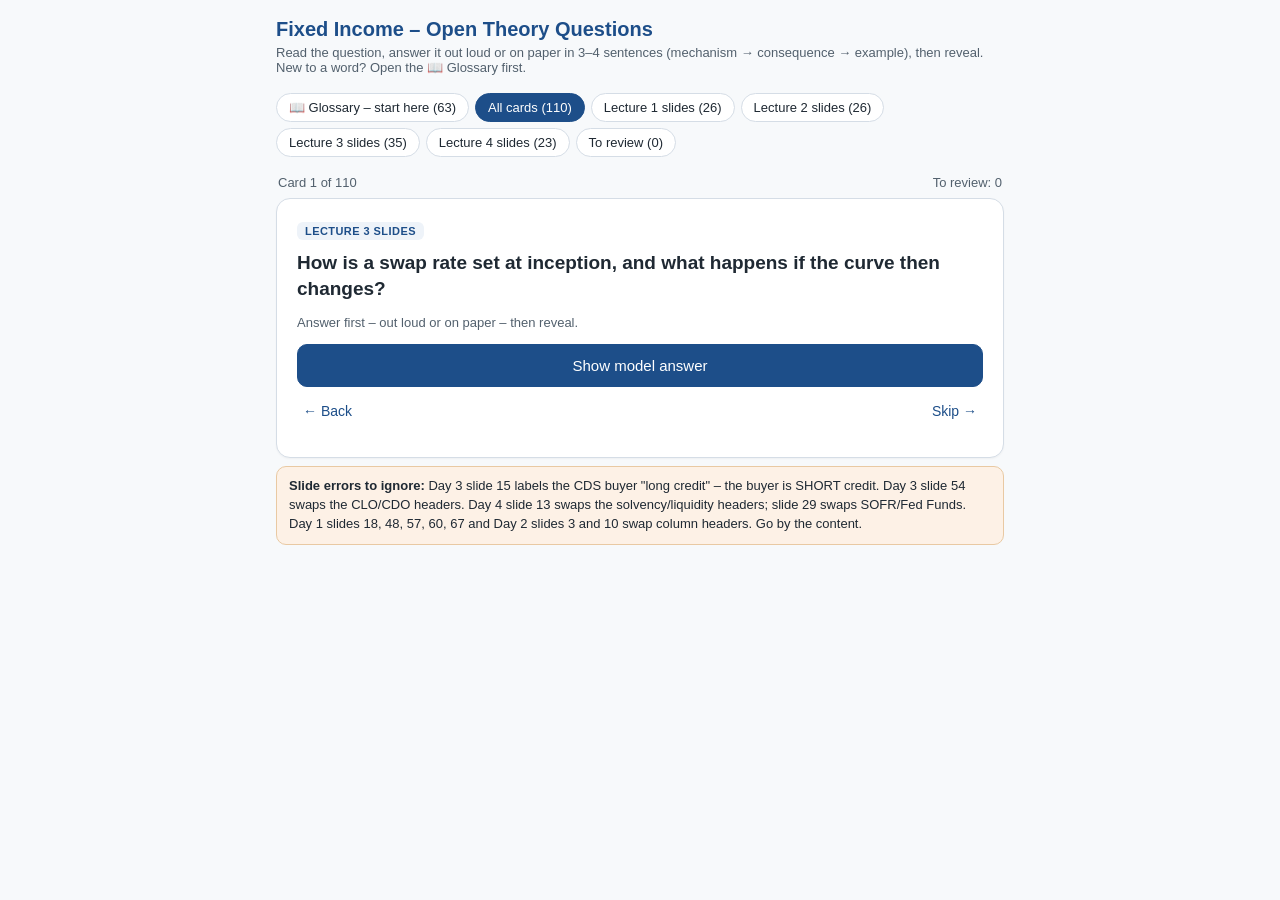
<file: Fixed Income – Open Theory Questions.html>
<!DOCTYPE html>
<html lang="en">
<head>
<meta charset="utf-8">
<meta name="viewport" content="width=device-width, initial-scale=1">
<title>Fixed Income – Open Theory Questions</title>
<style>
  :root{--ink:#1f2933;--muted:#52606d;--acc:#1d4e89;--light:#eef3f9;--line:#d5dde6;--ok:#1f7a4d;--bad:#b4452f;--bg:#f7f9fb}
  *{box-sizing:border-box}
  body{margin:0;font-family:-apple-system,BlinkMacSystemFont,"Segoe UI",Roboto,Helvetica,Arial,sans-serif;background:var(--bg);color:var(--ink)}
  header{padding:18px 16px 8px;max-width:760px;margin:0 auto}
  h1{font-size:20px;margin:0 0 4px;color:var(--acc)}
  .sub{font-size:13px;color:var(--muted);margin:0}
  .bar{max-width:760px;margin:10px auto 0;padding:0 16px;display:flex;flex-wrap:wrap;gap:6px}
  .chip{border:1px solid var(--line);background:#fff;border-radius:999px;padding:6px 12px;font-size:13px;cursor:pointer;color:var(--ink)}
  .chip.on{background:var(--acc);color:#fff;border-color:var(--acc)}
  main{max-width:760px;margin:0 auto;padding:12px 16px 40px}
  .meta{display:flex;justify-content:space-between;align-items:center;font-size:13px;color:var(--muted);margin:6px 2px 8px}
  .card{background:#fff;border:1px solid var(--line);border-radius:14px;padding:22px 20px;min-height:260px;box-shadow:0 1px 2px rgba(0,0,0,.04)}
  .tag{display:inline-block;font-size:11px;font-weight:600;letter-spacing:.04em;text-transform:uppercase;color:var(--acc);background:var(--light);border-radius:6px;padding:3px 8px;margin-bottom:10px}
  .q{font-size:19px;font-weight:650;line-height:1.35;margin:0 0 14px}
  .hint{font-size:13px;color:var(--muted);margin:0 0 6px}
  .a{border-top:1px dashed var(--line);padding-top:14px;font-size:15.5px;line-height:1.55;display:none}
  .a.show{display:block}
  .a b{color:var(--acc)}
  .kw{margin-top:10px;font-size:13px;color:var(--muted)}
  .kw span{display:inline-block;background:var(--light);border-radius:6px;padding:2px 7px;margin:3px 4px 0 0;color:var(--ink)}
  .btns{display:flex;gap:8px;margin-top:14px;flex-wrap:wrap}
  button.main{flex:1;min-width:120px;padding:12px;border-radius:10px;border:1px solid var(--line);background:#fff;font-size:15px;cursor:pointer;color:var(--ink)}
  button.reveal{background:var(--acc);color:#fff;border-color:var(--acc)}
  button.good{border-color:var(--ok);color:var(--ok)}
  button.again{border-color:var(--bad);color:var(--bad)}
  .nav{display:flex;justify-content:space-between;margin-top:10px}
  .nav button{background:none;border:none;color:var(--acc);font-size:14px;cursor:pointer;padding:6px}
  .done{text-align:center;padding:30px 10px}
  .warn{background:#fdf1e6;border:1px solid #e9c9a3;border-radius:10px;padding:10px 12px;font-size:13px;margin:8px 0 0;line-height:1.45}
  .lbl{font-size:11px;font-weight:700;letter-spacing:.05em;text-transform:uppercase;color:var(--muted);margin:2px 0 4px}
  .pl{background:#fff8e6;border-left:4px solid #e0a800;border-radius:6px;padding:10px 12px;margin-bottom:14px;font-size:16px;line-height:1.55}
  .en{background:var(--light);border-left:4px solid var(--acc);border-radius:6px;padding:10px 12px;font-size:15.5px;line-height:1.55}
  .more{margin-top:12px;background:none;border:none;color:var(--acc);font-size:14px;cursor:pointer;padding:0}
  .full{display:none;margin-top:8px;font-size:14px;color:var(--muted);line-height:1.5}
  .full.show{display:block}
  .gl{padding:9px 0;border-bottom:1px solid var(--line);font-size:15px;line-height:1.45}
  .gl b{color:var(--acc)}
</style>
</head>
<body>
<header>
  <h1>Fixed Income – Open Theory Questions</h1>
  <p class="sub">Read the question, answer it out loud or on paper in 3–4 sentences (mechanism → consequence → example), then reveal. New to a word? Open the 📖 Glossary first.</p>
</header>
<div class="bar" id="filters"></div>
<main>
  <div class="meta"><span id="count"></span><span id="score"></span></div>
  <div id="stage"></div>
  <div class="warn"><b>Slide errors to ignore:</b> Day 3 slide 15 labels the CDS buyer "long credit" – the buyer is SHORT credit. Day 3 slide 54 swaps the CLO/CDO headers. Day 4 slide 13 swaps the solvency/liquidity headers; slide 29 swaps SOFR/Fed Funds. Day 1 slides 18, 48, 57, 60, 67 and Day 2 slides 3 and 10 swap column headers. Go by the content.</div>
</main>
<script>
const GLOSS = [["Bond", "A loan cut into pieces and sold to many investors. The issuer pays interest (coupons) and pays back the face value (usually 100) at the end."], ["Coupon (kupon)", "The yearly interest a bond pays, e.g. 5% of 100 = 5 per year."], ["Face value / par (wartość nominalna)", "The amount paid back at the end, usually 100."], ["Maturity (termin wykupu)", "The date the bond ends and the face value is paid back."], ["Issuer (emitent)", "Whoever borrows by selling the bond: a government or a company."], ["Yield (rentowność)", "The return you earn on a bond, in % per year."], ["YTM – yield to maturity", "The one average yearly return you earn if you buy at today's price and hold to the end."], ["Spot rate", "The interest rate for one single payment at one specific date (e.g. the 3-year spot rate)."], ["Forward rate", "A future interest rate (e.g. from year 3 to year 4) calculated from today's spot rates."], ["Yield curve (krzywa dochodowości)", "Chart of interest rates for different lengths of time: 1y, 2y, 5y, 10y…"], ["Discounting (dyskontowanie)", "Converting future money into today's value: divide by (1 + r)^t."], ["Present value – PV (wartość bieżąca)", "What future money is worth today."], ["Basis point – bp (punkt bazowy)", "0.01%. 100bp = 1%."], ["Duration", "How sensitive a bond's price is to rates. Modified duration 4 → rates +1% → price ≈ −4%."], ["DV01", "How many $ a bond's price changes when rates move by 1bp (0.01%)."], ["Convexity (wypukłość)", "The bend in the price–rate curve. Positive = gain more when rates fall, lose less when they rise."], ["Credit spread", "Extra interest a company pays above the government rate, because it might not pay back."], ["Z-spread", "The single extra % added to every government spot rate so the price equals the company bond's market price."], ["Default (niewypłacalność)", "When a borrower doesn't pay what it owes."], ["Recovery rate (stopa odzysku)", "The % of the money investors still get back after a default."], ["Credit rating", "A grade for how safe a borrower is: AAA best … BBB lowest 'investment grade' … below = 'junk' (high yield)."], ["Covenant", "A promise or restriction in the bond contract (e.g. 'no more borrowing')."], ["Seniority", "Your place in the repayment queue if the borrower goes bankrupt. Senior = paid first."], ["Callable bond", "The issuer can pay it back early (it will, when rates fall)."], ["Liquidity (płynność)", "How easily you can sell something quickly without losing value."], ["Hedge (zabezpieczenie)", "A position that loses when your main position gains, and vice versa, to cancel risk."], ["Long / short", "Long = you own it and gain if it rises. Short = you sold it (or bet against it) and gain if it falls."], ["Derivative (instrument pochodny)", "A contract whose value depends on something else (rates, a bond, inflation, a company's default)."], ["Notional (kwota nominalna)", "The amount a derivative is calculated on (e.g. €10m). It is usually never paid itself."], ["Interest rate swap (IRS)", "Two parties exchange fixed interest payments for floating ones on a notional amount; only the difference is paid."], ["Fixed vs floating rate", "Fixed = always the same. Floating = changes with a market rate."], ["Swap rate", "The fixed rate in a swap that makes the swap worth 0 at the start."], ["CDS – credit default swap", "Insurance against a company defaulting. Buyer pays a yearly premium; seller pays the loss if default happens."], ["Inflation swap", "One side pays an agreed inflation rate, the other pays real inflation. One payment at the end."], ["Breakeven inflation", "The inflation rate both sides of an inflation swap agree on today."], ["Futures (kontrakt terminowy)", "A standard exchange contract to buy or sell something later at a price agreed today."], ["Margin (depozyt zabezpieczający)", "The small deposit you post to hold a futures position."], ["Option", "The right, but not the obligation, to buy or sell something at a set price."], ["Securitisation (sekurytyzacja)", "Packing many loans together and selling them to investors as a tradeable security."], ["ABS – asset-backed security", "A security made from a pool of loans (car loans, credit cards, mortgages…). Investors are paid from the borrowers' repayments."], ["MBS – mortgage-backed security", "An ABS made from home loans (mortgages, kredyty hipoteczne)."], ["Prepayment (wcześniejsza spłata)", "When a borrower pays back a loan early, e.g. to refinance at a lower rate."], ["SPV – special purpose vehicle (spółka celowa)", "A separate company created to hold the loans, so they are safe if the bank fails."], ["Tranche (transza)", "A slice of a loan pool with its own risk: senior (safest), mezzanine (middle), equity (riskiest)."], ["Waterfall", "The order of payment in a securitisation: cash goes to senior first; losses hit equity first."], ["CDO / CLO", "Pools split into tranches. CLO = loans to heavily indebted companies. CDO = bonds or other ABS."], ["CMO", "An MBS pool split into tranches that receive principal one after another (A, then B, then C)."], ["IO / PO", "A mortgage pool split into an interest-only part (IO) and a principal-only part (PO)."], ["Principal (kapitał)", "The borrowed amount itself, as opposed to the interest."], ["Central bank", "The bank for banks: issues money, sets the main interest rate, lends to banks in a crisis. US = the Fed."], ["Reserves (rezerwy)", "Money that banks keep in their accounts at the central bank."], ["Fed Funds rate", "The rate at which US banks lend reserves to each other overnight, without collateral."], ["Open market operations", "The Fed buying or selling government bonds to add or remove reserves and steer the Fed Funds rate."], ["QE – quantitative easing", "The central bank buying lots of long-term bonds to push long-term rates down."], ["Repo", "Sell a bond today, buy it back tomorrow slightly higher = a short loan secured by the bond."], ["Collateral (zabezpieczenie)", "An asset given as security for a loan; the lender keeps it if you don't pay."], ["SOFR", "The US overnight rate on repo loans secured by government bonds; it replaced LIBOR."], ["Money market", "The market for loans shorter than one year (T-bills, repo, commercial paper)."], ["T-bill", "A short US government bond (under 1 year)."], ["Commercial paper", "A short, unsecured IOU from a strong company (under 270 days)."], ["Leverage (dźwignia)", "Investing with borrowed money; it boosts both gains and losses."], ["Fiat money (pieniądz fiducjarny)", "Money not backed by gold; valuable because of law and trust."], ["Treasury", "A US government bond. 'The Treasury' = the US finance ministry."]];
const CARDS = [
[
"Day 1",
"Compare debt and equity as sources of financing.",
"<b>Debt</b> is a contractual obligation: fixed interest and principal repaid at maturity, <b>senior</b> in default, no voting rights, capped upside, and interest is tax-deductible. <b>Equity</b> is ownership: discretionary dividends, permanent capital, <b>last</b> in default, unlimited upside, and issuing it dilutes existing owners. Governments, firms and households can all borrow, but only firms can issue equity.",
[
"senior",
"tax-deductible",
"dilution",
"residual claim"
],
"A company can get money in two ways. Debt: it borrows and must pay it back with interest. Equity: it sells shares, i.e. pieces of ownership (udziały). If the company goes bankrupt, lenders are paid first and shareholders get whatever is left, usually nothing. But shareholders can earn a lot if the company does well; lenders only ever get their interest.",
"Debt is a loan: fixed interest, repaid at maturity, paid first in default, no vote, and interest is tax-deductible. Equity is ownership: no fixed payments, paid last in default, unlimited upside, and it dilutes existing owners."
],
[
"Day 1",
"Why might a company prefer to issue debt rather than equity?",
"Debt does not dilute ownership or voting control, and interest is tax-deductible while dividends are not, so it is a cheaper source of capital. Terms (amount, maturity, currency) can be tailored, and owners keep full decision-making power as long as payments are made. The trade-off is fixed obligations and default risk.",
[
"no dilution",
"tax shield",
"control",
"flexibility"
],
"If a company borrows, the owners still own 100% of the company and keep all the decisions. Interest on debt lowers the company's tax bill (it is tax-deductible), dividends to shareholders do not. So debt is cheaper. The downside: interest must be paid every year, even in a bad year, or the company defaults (niewypłacalność).",
"Debt does not dilute ownership or control, and interest is tax-deductible, so it is cheaper than equity. The downside is fixed payments and the risk of default."
],
[
"Day 1",
"Why do investors like debt?",
"Payments are contractual and predictable, which makes debt easy to value and to match against liabilities. Debt is senior to equity in default, so it is less risky for the same issuer, and the maximum gain and loss are known. Debt markets are also deep and liquid.",
[
"predictable",
"seniority",
"defined risk",
"liquidity"
],
"As a lender you know exactly how much you will get and when. If the company fails, you are paid before the shareholders. You know your maximum gain and loss in advance. And bonds are easy to buy and sell.",
"Payments are fixed and predictable, debt is paid before equity in default, so it is less risky, and debt markets are deep and liquid."
],
[
"Day 1",
"Why is the interest rate called the 'lynchpin' of the economy?",
"It is the price of borrowing: low rates make borrowing cheap so firms invest and households spend, high rates cool the economy. It is the threshold separating productive from unproductive investment. The central bank uses it as its main lever; mistakes are costly – too low for too long causes excess borrowing and inflation, too high starves investment and raises unemployment.",
[
"price of credit",
"policy lever",
"misallocation"
],
"The interest rate is the price of borrowing money. When it is low, people and firms borrow and spend, so the economy grows (too low for too long → prices rise = inflation). When it is high, borrowing is expensive, so the economy slows (too high → people lose jobs). That is why the central bank (the bank that controls a country's money, e.g. the Fed in the US) steers the economy with the interest rate.",
"The interest rate is the price of borrowing. Low rates encourage borrowing, investment and spending; high rates slow the economy. It is the central bank's main lever, and mistakes cause inflation or unemployment."
],
[
"Day 1",
"What is the difference between a loan and a bond?",
"A loan is a private, bilateral contract (usually with a bank) with negotiated terms; it stays on the lender's balance sheet and normally cannot be traded – relationship-based, suited to smaller borrowers. A bond is a standardised, tradeable security sold to many investors, with terms set in a public indenture; it trades in a secondary market with transparent prices – suited to large borrowers.",
[
"bilateral",
"tradeable",
"indenture",
"secondary market"
],
"A loan is a deal between you and one bank. It stays with that bank and cannot easily be sold to someone else. A bond is a loan cut into many small pieces and sold to many investors; each piece can be resold to other investors on the market (the secondary market). Small companies use bank loans, big companies and governments issue bonds.",
"A loan is a private contract with one lender (usually a bank) and is not traded. A bond is a standardised security sold to many investors and traded in a secondary market. Loans suit smaller borrowers, bonds suit large ones."
],
[
"Day 1",
"What is a bond indenture?",
"The legal contract between the issuer and bondholders (umowa emisyjna). It sets coupon, maturity, covenants, seniority and any embedded options, and is administered by a trustee on behalf of bondholders. Because the same public terms apply to every holder, bonds can be standardised and traded.",
[
"legal contract",
"covenants",
"trustee"
],
"The indenture (umowa emisyjna) is the rulebook of a bond: the coupon (the yearly interest payment), the maturity (the date the money is paid back), the covenants (promises and restrictions for the company) and the order of repayment. A trustee (powiernik) checks that the company follows the rules on behalf of all bondholders.",
"The indenture is the legal contract between issuer and bondholders. It sets the coupon, maturity, covenants, seniority and options, and a trustee enforces it for bondholders."
],
[
"Day 1",
"Describe the four basic bond structures.",
"<b>Fixed rate:</b> coupon set at issue, never changes. <b>Floating rate:</b> coupon resets to a reference rate plus a fixed spread, so it moves with market rates. <b>Zero-coupon:</b> no coupon, issued at a discount, return = price vs par. <b>Inflation-linked</b> (e.g. TIPS): principal indexed to CPI, so the real value is preserved.",
[
"fixed",
"floating",
"zero",
"inflation-linked"
],
"Fixed rate: the coupon (yearly interest) is always the same, e.g. 5%. Floating rate: the coupon moves with a market rate, e.g. market rate + 1%. Zero-coupon: no interest during the life; you buy it cheap (e.g. 80) and get 100 at the end. Amortising: the borrowed amount is paid back in parts over time, like a mortgage.",
"Fixed rate: the coupon never changes. Floating rate: reference rate plus a spread. Zero-coupon: no coupons, bought at a discount, pays 100 at maturity. Amortising: principal is repaid gradually."
],
[
"Day 1",
"Why does a callable bond pay a higher yield than a comparable non-callable bond?",
"The issuer holds the option to redeem early and uses it when rates fall below the coupon – exactly when the investor would gain and now has to reinvest at low rates (reinvestment risk). The investor's price upside is capped near the call price (negative convexity). Investors demand compensation for this short option: a higher coupon/yield or a lower issue price.",
[
"issuer's option",
"rates fall",
"reinvestment risk",
"negative convexity"
],
"A callable bond lets the company pay the bond back early. It will do that when market rates fall, because it can then borrow again more cheaply. So the investor loses the bond exactly when it was a good deal and must reinvest at the lower rates. To accept that risk, investors want a higher interest rate.",
"The issuer can redeem the bond early and will do so when rates fall, so the investor loses the bond exactly when it is most valuable. The investor is short a call option and demands a higher yield as compensation."
],
[
"Day 1",
"Explain putable and convertible bonds and how investors pay for them.",
"A <b>putable</b> bond lets the investor sell it back early – useful when rates rise, so the investor can reinvest at better terms. A <b>convertible</b> lets the investor convert into a set number of shares – downside protection plus equity upside. Because the option belongs to the investor, the investor pays for it by accepting a lower yield/coupon.",
[
"investor's option",
"lower yield"
],
"A putable bond lets the INVESTOR give the bond back to the company early, which is useful when rates rise. A convertible bond lets the investor swap the bond for company shares, which is useful if the share price rises. Both are extras that benefit the investor, so the investor accepts a lower coupon (yearly interest).",
"A putable bond lets the investor sell it back to the issuer early; a convertible lets the investor swap it for shares. Both options belong to the investor, so the investor pays for them with a lower coupon."
],
[
"Day 1",
"Market rates rise after a bond is issued. What happens and why?",
"The coupon is fixed, so the bond's payments become less attractive than new bonds paying the higher market rate. Investors will only buy it at a lower price, so the price falls until its yield matches the market. Price and yield always move in opposite directions.",
[
"fixed coupon",
"price falls",
"inverse"
],
"Say your bond pays 4%, but new bonds now pay 6%. Nobody will pay 100 for your 4% bond when they can get 6% elsewhere. So your bond's price must fall below 100, until a buyer earns about 6% in total. Rule: market rates up → bond prices down.",
"The bond's coupon is now below the market rate, so investors will only buy it at a lower price. The price falls below par until its yield equals the new market rate: rates up, prices down."
],
[
"Day 1",
"What is the yield curve and why does it matter?",
"It plots yield against maturity for bonds of the same credit quality (usually government bonds). It is the foundation for pricing every bond, it shapes portfolio construction, and its shape signals macroeconomic conditions (e.g. expectations of future rates).",
[
"maturity",
"same credit",
"benchmark"
],
"The yield curve (krzywa dochodowości) is a chart showing how much interest government bonds pay for each length of time: 1 year, 2 years, 10 years… Usually longer = higher rate. If short bonds pay more than long ones (an inverted curve), a recession often follows. All other bonds are priced relative to this curve.",
"The yield curve plots yields against maturity. It is normally upward-sloping; an inverted curve often signals recession. It is the benchmark for pricing all other bonds."
],
[
"Day 1",
"Nominal vs real rates – what's the relationship?",
"The nominal rate is the quoted yield; the real rate is what remains after inflation: real ≈ nominal − expected inflation (5% nominal with 3% inflation ≈ 2% real). Bond investors bear inflation risk – if inflation exceeds expectations, the real return falls. Higher expected inflation therefore leads investors to demand higher nominal yields; TIPS target the real rate directly.",
[
"purchasing power",
"inflation risk",
"TIPS"
],
"The nominal rate is the number you see, e.g. 5%. The real rate is what you really earn after prices go up (inflation). 5% interest with 3% inflation ≈ 2% real.",
"Nominal rate ≈ real rate + expected inflation (Fisher). A 5% nominal yield with 3% inflation gives about 2% real return."
],
[
"Day 1",
"How does a US Treasury auction work?",
"The Treasury announces the security and amount in advance. Institutions submit <b>competitive bids</b> (yield + quantity), accepted from the lowest yield up until the issue is filled; retail submits <b>non-competitive bids</b> and accepts the clearing yield (up to $10m). It is a uniform-price ('Dutch') auction: every winner receives the same <b>stop-out</b> yield, and the coupon is set just below it (nearest 1/8%).",
[
"competitive",
"non-competitive",
"stop-out rate",
"uniform price"
],
"The US government (the Treasury) sells its bonds at an auction. Big investors bid: 'I'll buy this amount if I get this yield (interest rate)'. Small investors just accept the result. The government accepts the bids with the lowest rates first, until it has sold everything. All winners get the same rate: the highest one accepted.",
"The Treasury announces the issue. Institutions bid yield and quantity, retail bids non-competitively. Bids are filled from the lowest yield up, and all winners get the same stop-out yield (uniform-price auction)."
],
[
"Day 1",
"What are primary dealers?",
"Banks and broker-dealers designated by the New York Fed (24 in 2026). They are obliged to bid meaningfully at every Treasury auction, to make two-way markets in Treasuries and to act as counterparties in the Fed's open market operations. In return they deal directly with the Fed, use its repo facilities and gain prestige and deal flow.",
[
"obligations",
"privileges",
"Fed counterparty"
],
"Primary dealers are a group of big banks that must buy at every US government bond auction and must keep buying and selling these bonds afterwards. In return they get to trade directly with the Fed (the US central bank). They make sure every auction is a success.",
"Primary dealers are large banks that must bid at every Treasury auction and make markets in Treasuries. In return they trade directly with the Fed, which guarantees demand at auctions and liquidity."
],
[
"Day 1",
"Explain the capital structure and why seniority matters.",
"In bankruptcy, claims are paid in strict order: senior secured (claim on pledged collateral) → senior unsecured → subordinated → equity (last). Seniority determines expected recovery and therefore risk: the higher the seniority, the lower the risk and the lower the yield investors require.",
[
"secured",
"unsecured",
"subordinated",
"recovery"
],
"The capital structure is the queue for being repaid when a company goes bankrupt. First: secured debt (backed by assets, zabezpieczony). Then senior debt, then subordinated debt (podporządkowany), and last the shareholders. The further back in the queue, the bigger the risk of getting nothing, so the higher the interest investors demand.",
"In default, claims are paid in order: secured debt, senior unsecured, subordinated, then equity. The further back in line, the lower the recovery and the higher the yield investors demand."
],
[
"Day 1",
"What are affirmative and negative covenants? Give examples.",
"Covenants are binding conditions in the indenture that protect bondholders. <b>Affirmative</b> covenants require actions – maintain minimum financial ratios (e.g. interest coverage), provide financial reports, maintain pledged assets, comply with laws and taxes. <b>Negative</b> covenants restrict actions – limits on additional debt, asset sales or M&amp;A, dividend payments and capital expenditure.",
[
"must do",
"must not do",
"protect bondholders"
],
"Covenants are promises the company makes in the bond contract. Affirmative covenants = things it MUST do: publish accounts, pay taxes, insure its assets. Negative covenants = things it must NOT do: borrow much more, sell important assets, pay big dividends to shareholders. They protect the lenders.",
"Affirmative covenants say what the issuer must do (publish accounts, pay taxes, maintain assets). Negative covenants say what it must not do (take on more debt, sell key assets, pay large dividends). They protect bondholders."
],
[
"Day 1",
"What are the main risks of a corporate bond for an investor?",
"<b>Rate risk</b> (price falls when rates rise), <b>default risk</b> (missed payments; recovery depends on seniority), <b>spread risk</b> (the credit spread widens even if Treasury yields are unchanged), <b>call risk</b> (early redemption when rates fall → reinvestment at lower rates) and <b>liquidity risk</b> (wider bid-ask, dealers withdraw in stress).",
[
"rate",
"default",
"spread",
"call",
"liquidity"
],
"Rates rise → the bond's price falls. The company doesn't pay you back (default). The company's credit rating is cut → the price falls. You can't sell the bond easily (liquidity risk). The company pays you back early when it suits them, not you (call risk).",
"Interest rate risk, default risk, downgrade and spread-widening risk, liquidity risk, and call risk if the bond is callable."
],
[
"Day 1",
"A corporate bond's price falls while Treasury yields are unchanged. Explain.",
"Its yield = Treasury yield + credit spread. The spread can widen independently because of weaker issuer financials, a downgrade, sector stress, risk-off sentiment or lower liquidity. A wider spread raises the yield and therefore lowers the price, even with Treasuries flat – that is spread risk.",
[
"credit spread",
"widening",
"downgrade"
],
"A company's bond pays the government rate plus an extra amount for the risk that the company might not pay back. This extra is the credit spread. If the government rate hasn't moved but the bond price fell, the spread went up: the market is more worried about this company (bad results, rating cut).",
"Corporate yield = Treasury yield + credit spread. If Treasury yields are unchanged, the credit spread must have widened, meaning the market sees higher default risk (e.g. bad results or a downgrade)."
],
[
"Day 1",
"What do credit ratings do and what are their weaknesses?",
"Agencies (S&amp;P, Moody's, Fitch) assess the ability and willingness to repay; investment grade runs from AAA to BBB−/Baa3, below that is high yield. The rating largely determines the credit spread, and a downgrade to high yield can force institutional holders to sell. Weakness: the issuer-pays model creates a conflict of interest (seen in 2008 with AAA structured products).",
[
"investment grade",
"high yield",
"issuer pays",
"forced selling"
],
"Rating agencies (S&P, Moody's, Fitch) give each borrower a grade for how safe it is: AAA is the best, below BBB is called 'junk' or high yield. Problems: the company being rated pays the agency (conflict of interest), ratings often change too late, and in 2008 they gave AAA to very risky mortgage products.",
"Ratings summarise default risk on a simple scale and decide whether a bond is investment grade. Weaknesses: the issuer pays the agency (conflict of interest), ratings react late, and they failed badly on ABS in 2008."
],
[
"Day 1",
"How can a government reduce its debt-to-GDP ratio?",
"Cut spending or raise taxes (politically hard, and in the US taxes would need to be huge), grow GDP faster than debt (the ideal – how the US cut post-WWII debt), inflate it away (works only briefly, until expectations adjust and nominal rates rise), or default (common for foreign-currency sovereigns, but unthinkable for the US because it would destroy the dollar's reserve status).",
[
"growth",
"inflation",
"default",
"fiscal restraint"
],
"Debt-to-GDP = government debt compared with the size of the economy. Four ways to cut it: spend less or tax more (politically hard); grow the economy faster than the debt (the best way, used by the US after WWII); let inflation shrink the real value of the debt (works only briefly); or not pay (default, unthinkable for the US).",
"Cut spending or raise taxes, grow GDP faster than debt (the best option), inflate the debt away (works only briefly), or default (unthinkable for the US)."
],
[
"Day 1",
"How is the economic system organised, and what does the financial economy do?",
"The real economy produces and consumes goods and services; resources are scarce and production comes before revenue, so firms need funding. The financial economy channels savings and credit to those who need them, connects resources with opportunities, solves the intertemporal problem (borrow today against future income) and creates credit – banks lend money into existence. Households, businesses, governments and financial institutions all lend to, borrow from and invest in each other.",
[
"real vs financial economy",
"intertemporal",
"credit creation",
"four sectors"
],
"The real economy makes and consumes goods and services. But you need money before you can produce anything. The financial economy moves money from people who save to people who need it, and lets people borrow today against money they will earn later. Banks also create new money when they lend.",
"The real economy produces goods and services; the financial economy channels savings to those who need funding, lets people borrow against future income, and creates credit."
],
[
"Day 1",
"Describe the flow of funds between lenders and borrowers.",
"Lenders (households, institutions) provide funds either through commercial banks (deposits → loans) or directly through debt markets (buying bonds), often via financial institutions such as asset managers and pension funds. The central bank sits beneath the system, creating base money and steering rates, while commercial banks create credit money when they lend.",
[
"banks vs markets",
"intermediaries",
"money creation"
],
"Money moves from savers to borrowers in two ways. Through a bank: you deposit money, the bank lends it out. Or directly through the market: you buy a bond. Under everything sits the central bank, which creates the base money and sets the interest rate.",
"Lenders fund borrowers either indirectly through banks (deposits into loans) or directly through debt markets (buying bonds). The central bank underpins the system by creating base money and setting rates."
],
[
"Day 1",
"What are the key facts about global and US debt?",
"Global debt exceeds $385T, about 3.3× global GDP, spread across corporations (~29%), governments (~27%), financial institutions (~25%) and households (~19%) – no sector dominates. US debt is about $110T, with government the largest borrower (~37%). In FY2025 the US spent $7.3T against $5.2T revenue – a $2.1T deficit; the dollar's reserve-currency status creates structural foreign demand for Treasuries.",
[
"$385T",
"3.3× GDP",
"$2.1T deficit",
"reserve currency"
],
"The world has over $385 trillion of debt, about 3.3 times the world's yearly output (GDP), shared fairly evenly between companies, governments, banks and households. The US has about $110 trillion; the government is the largest borrower. In 2025 the US government spent $7.3T but collected only $5.2T, a $2.1T gap (deficit).",
"Global debt is over $385T, about 3.3× world GDP, spread across all sectors. US debt is about $110T, government is the largest borrower, and the FY2025 deficit was $2.1T."
],
[
"Day 1",
"Who issues bonds?",
"<b>Sovereigns</b> (Treasuries, Gilts, Bunds) – risk-free in local currency and the benchmark for all other bonds. <b>Corporates</b> – carry credit risk and pay a spread; investment grade or high yield; subject to covenants. <b>Others</b> – supranationals (World Bank, IMF, EIB, near-sovereign quality), agencies (Fannie Mae, Freddie Mac, implicit government backing) and municipalities (varying quality, often tax advantages).",
[
"sovereign",
"corporate",
"supranational",
"agency",
"municipal"
],
"Governments (sovereigns): the safest bonds; every other bond is compared with them. Companies (corporates): might go bankrupt, so they pay more. Others: international organisations like the World Bank (supranationals), government-backed agencies (e.g. Fannie Mae), and cities (municipalities).",
"Sovereigns (risk-free in local currency and the benchmark), corporates (credit risk, so they pay a spread), and others: supranationals, agencies and municipalities."
],
[
"Day 1",
"What are the basic debt instruments and corporate debt instruments?",
"Basic: loans (bilateral, not tradeable), bonds (tradeable), money market instruments (under 1 year: T-bills, commercial paper, CDs – for liquidity management) and securitised instruments (pools of loans repackaged into securities). Corporate: bonds (1–30 years, indenture, rated), <b>commercial paper</b> (unsecured, under 270 days, only for strong credits, no indenture – working capital) and convertibles (lower coupon for equity upside).",
[
"money market",
"commercial paper",
"securitised"
],
"Basic types: loans (from a bank, not tradeable), bonds (tradeable), money market instruments (loans for less than one year, e.g. T-bills = short government bonds, and commercial paper = short company IOUs) and securitised products (many loans packed together into one tradeable security). For companies: bonds, commercial paper and convertible bonds (can be turned into shares).",
"Basic: loans, bonds, money market instruments (under one year) and securitised products. Corporate: bonds, commercial paper (short-term, unsecured, for strong firms) and convertibles."
],
[
"Day 1",
"Corporate bonds vs Treasury securities?",
"Treasuries are issued by auction, have simple standardised terms with no covenants or options, are backed by the full faith and credit of the US (no default risk) and set the risk-free rate for each maturity – the most liquid securities in the world. Corporates are issued by firms, governed by an indenture with covenants, seniority and options, carry default risk and are priced as Treasury yield + credit spread.",
[
"no default risk",
"covenants",
"credit spread"
],
"US government bonds (Treasuries) are simple, have no extra rules or options, and the US will always pay, so there is no default risk. They are the most traded bonds in the world. Company bonds have covenants (rules), options and a risk that the company won't pay, so they pay the government rate + a credit spread (extra for risk).",
"Treasuries are simple, have no default risk and are the most liquid bonds in the world. Corporates have covenants, options and default risk, so they yield Treasury + credit spread."
],
[
"Day 2",
"What are STRIPS and why are they useful?",
"STRIPS split a Treasury bond into its individual cash flows – each coupon and the principal become separate zero-coupon securities. Their prices directly give spot (zero-coupon) rates, so they are the empirical basis of the zero curve, and pension funds use them for exact liability matching. Downsides: only in a few sovereign markets and less liquid than on-the-run bonds.",
[
"zero-coupon pieces",
"spot rates",
"liability matching"
],
"A normal bond pays a coupon every year plus 100 at the end. STRIPS cut that bond into separate pieces: each payment becomes its own zero-coupon bond (a bond that pays only once, at the end). Their prices show directly the spot rate (stopa spot = the interest rate for one payment at one date) for each year.",
"STRIPS split a coupon bond into separate zero-coupon bonds, one per cash flow. Their prices give the spot rate for each maturity directly."
],
[
"Day 2",
"What is bootstrapping and when do you need it?",
"Where no STRIPS exist, spot rates are inferred from coupon bond prices one maturity at a time. Start with the shortest bond; at each step the earlier spot rates are known, so you subtract the PV of earlier cash flows from the price and solve for the last spot rate.",
[
"sequential",
"coupon bonds",
"earlier rates known"
],
"A spot rate is the interest rate for money paid at one specific date. Bootstrapping finds the spot rates step by step from normal bond prices: first year 1, then use it to find year 2, then year 3… You need it when there are no zero-coupon bonds for every year.",
"Bootstrapping derives spot rates one maturity at a time from coupon bond prices, using the spot rates already found. You need it when zero-coupon prices are not available."
],
[
"Day 2",
"Why price a bond with the spot curve rather than one YTM?",
"Each cash flow occurs at a different time and money at each maturity has its own market rate. Discounting every cash flow at its own spot rate prices the bond consistently with all other instruments and avoids arbitrage. YTM is just the single rate that reproduces that price – an average, not a discount rate.",
[
"each cash flow",
"no-arbitrage",
"YTM = average"
],
"Money in 1 year and money in 10 years are not worth the same, and they have different interest rates. YTM (yield to maturity) uses one average rate for all payments. The spot curve gives each payment its own correct rate, so the price is more accurate.",
"Each cash flow has its own time value, so it should be discounted at its own spot rate. One YTM is just an average and can misprice bonds with different cash-flow patterns."
],
[
"Day 2",
"What does the z-spread measure?",
"The constant spread that, added to every spot rate, makes the discounted cash flows equal the bond's market price. It measures the extra yield investors demand over the risk-free curve for credit, liquidity and other risks. A higher z-spread means a lower price.",
[
"constant spread",
"credit risk",
"over spot curve"
],
"A company bond is riskier than a government bond, so it must be cheaper. The z-spread is the extra % you add to every government spot rate so that the calculated price equals the bond's real market price. It is the extra pay for the company's risk.",
"The z-spread is the single spread added to every spot rate so that the discounted cash flows equal the bond's market price. It measures compensation for credit and liquidity risk."
],
[
"Day 2",
"Explain Macaulay and modified duration in words.",
"Macaulay duration is the PV-weighted average time (in years) until you receive the bond's cash flows; a zero-coupon bond's duration equals its maturity, a coupon bond's is shorter. Modified duration = Macaulay ÷ (1 + y) and gives the approximate % price change for a 1-percentage-point change in yield. Higher duration means more interest rate risk.",
[
"weighted average time",
"% price change",
"rate risk"
],
"Duration measures how sensitive a bond's price is to interest rates. Macaulay duration = the average time (in years) until you get your money back. Modified duration = how many % the price changes when rates move by 1 percentage point. Modified duration 4 → rates +1% → price about −4%.",
"Macaulay duration is the weighted average time to receive the cash flows. Modified duration is the % price change for a 1% change in yield: D_mod of 4 means about −4% if yields rise by 1%."
],
[
"Day 2",
"Why do duration and DV01 fall when yields rise?",
"Higher yields shrink distant cash flows proportionally more, so the earlier cash flows carry more weight and the average time shortens. The price is also lower, so each basis point moves fewer dollars. Longer maturity or lower coupon, by contrast, raise duration.",
[
"distant cash flows",
"weights",
"lower price"
],
"When rates rise, money far in the future is discounted more heavily, so it counts for less. The average time until you are paid (duration) gets shorter. DV01 (how many $ the price moves for a 0.01% rate change) also falls, because the price is already lower, so there is less to lose.",
"Higher yields shrink the present value of distant cash flows most, so the average time falls and duration falls. DV01 also falls because the price itself is lower."
],
[
"Day 2",
"What is convexity and why is positive convexity good?",
"Duration treats the price-yield relationship as a straight line, but it is curved. With positive convexity the price rises more when yields fall than it falls when yields rise by the same amount – asymmetric in the investor's favour. Callable bonds and MBS can have negative convexity, which is bad for the holder.",
[
"curvature",
"asymmetry",
"correction to duration"
],
"Duration pretends the price–rate relationship is a straight line, but really it is curved. Convexity (wypukłość) is that curve. Positive convexity: when rates fall you gain MORE than duration says, when rates rise you lose LESS. It is always good for the bond owner.",
"Convexity is the curvature of the price–yield relationship. With positive convexity, prices rise more when yields fall and fall less when yields rise than duration predicts, which benefits the holder."
],
[
"Day 2",
"How do you hedge a corporate bond's interest rate risk, and what risk remains?",
"Compute the bond's DV01 and take an offsetting position with the same DV01 – short Treasuries, sell bond futures or enter a pay-fixed swap; hedge ratio N = DV01(position) ÷ DV01(hedge). Rate moves then cancel out. Credit spread risk (and liquidity risk) remains; it could be hedged separately by buying CDS protection.",
[
"DV01 matching",
"hedge ratio",
"spread risk remains"
],
"A company bond loses value when rates rise. To protect it, you sell (short) a government bond or a futures contract with the same DV01 (same $ change for a 0.01% rate move). If rates move, the gain on one covers the loss on the other. What's left: the company's own risk. If its credit spread rises, the hedge does not help.",
"Short Treasuries or futures with the same DV01, so total DV01 = 0 and parallel rate moves cancel out. Credit spread risk remains, along with curve and basis risk."
],
[
"Day 2",
"What does it mean if forward rates are realised, and why?",
"Forwards are the future rates implied by today's curve under no-arbitrage. If they are realised, every strategy over a horizon – holding a zero, rolling short bonds or holding and selling a long bond – earns the same return: the spot rate for that horizon. Deviations from the forwards are what create gains or losses.",
[
"no-arbitrage",
"horizon return = spot"
],
"Forward rates are future interest rates that are hidden inside today's yield curve. If they really happen, it doesn't matter which bond you buy: every bond earns the same, equal to today's spot rate for your holding period.",
"If forward rates are realised, every bond earns the same return over the horizon: today's spot rate for that horizon. Forward rates are exactly the break-even rates that make all strategies equal."
],
[
"Day 2",
"Clean vs dirty price – what and why?",
"Coupons are paid on fixed dates but bonds trade every day, so the seller has earned part of the next coupon. The buyer pays this <b>accrued interest</b> on top: dirty (full) price = clean price + accrued interest = PV of future cash flows. The dirty price drifts up and drops on coupon dates; the clean price removes this so bonds are comparable – it is what screens quote.",
[
"accrued interest",
"settlement price",
"quoting convention"
],
"Between coupon dates, interest builds up (accrued interest = odsetki narosłe). The clean price is the price without it; this is the price you see quoted. The dirty price is what you actually pay: clean price + accrued interest, because the seller held the bond for part of the year and is owed that interest.",
"Dirty price = clean price + accrued interest. You quote clean prices so they don't jump on coupon dates, but you pay the dirty price, because the seller is owed interest for the time they held the bond."
],
[
"Day 2",
"On-the-run vs off-the-run Treasuries – why do yields differ?",
"On-the-run is the most recently issued bond of a maturity and the most liquid; off-the-run are older issues. Cash flows and credit are almost identical, so the small extra yield on off-the-run bonds is a liquidity premium. Relative value traders buy the cheap one and sell the rich one with matched DV01 to earn the gap.",
[
"liquidity premium",
"relative value"
],
"On-the-run = the newest government bond of a given length (e.g. the newest 10-year). Everyone trades it, so it is the easiest to buy and sell (most liquid). Off-the-run = older bonds, almost the same but traded less, so they pay slightly more. That small extra is payment for lower liquidity (płynność).",
"On-the-run is the newest and most liquid issue; off-the-run bonds are older. Their cash flows are almost the same, so the small extra yield on off-the-run bonds is a liquidity premium."
],
[
"Day 2",
"What is a relative value trade and what are its risks?",
"Buy the relatively cheap security and sell the rich one, matching DV01 so you bet on the spread, not on the level of rates (e.g. on/off-the-run, coupon bond vs STRIPS, 2s-5s-10s butterfly). You profit as the gap closes and earn carry meanwhile. Risks: the gap can widen before it closes, and financing costs.",
[
"matched DV01",
"spread bet",
"butterfly"
],
"You buy a bond that looks too cheap and sell a very similar one that looks too expensive, with the same DV01, so a general move in rates doesn't matter. You bet only that the price gap will close. Risk: the gap can first get bigger, and borrowing to fund the trade costs money.",
"Buy the cheap bond and sell the similar rich one with matched DV01, betting on the gap closing, not on rate levels. Risks: the gap can widen first, and financing costs."
],
[
"Day 2",
"How does fixed-income analysis differ from equity analysis?",
"Bond cash flows are contractually defined, so valuation is the PV of a known stream discounted at the required yield – modelling is precise. Pricing linkages are strong: no-arbitrage ties together bonds of similar maturity, credit and structure. Equity cash flows are discretionary, valuation rests on uncertain earnings forecasts and multiples, and each stock is priced more independently.",
[
"contractual cash flows",
"no-arbitrage",
"precise"
],
"With a bond you know in advance how much you'll get and when, so you just calculate its value (discounting). With shares nothing is fixed; you have to guess the company's future profits.",
"Bond cash flows are fixed by contract, so value comes from discounting known payments. Equity cash flows are uncertain, so value depends on forecasting the company's earnings."
],
[
"Day 2",
"What is the time value of money and how do you compare investments?",
"A dollar today is worth more than a dollar tomorrow because it can earn interest: FV = PV(1+r)^n, PV = FV/(1+r)^n, r = (FV/PV)^(1/n) − 1. To compare investments of different lengths, use the annualised compounded return (CAGR), not total return – e.g. 100 → 161 in 5 years (10.0% p.a.) beats 150 → 300 in 8 years (9.1% p.a.) even though the second doubles the money.",
[
"compounding",
"CAGR",
"annualise"
],
"Money today is worth more than money in a year, because today you can invest it and earn interest. To compare investments, you convert everything to today's value (discounting, dyskontowanie) or to an average yearly return (CAGR = compound annual growth rate).",
"Money today is worth more than money later because it can earn interest. You compare investments by discounting cash flows to present value or by comparing annualised returns (CAGR)."
],
[
"Day 2",
"What is 'pull to par'?",
"As a bond approaches maturity its price converges to face value, whatever price it started at, because the final payment is the face value. Premium bonds drift down to 100 and discount bonds drift up to 100.",
[
"converges to face value"
],
"At the end you always get 100. So as the maturity date gets closer, the bond's price moves toward 100: a cheap bond rises to 100, an expensive one falls to 100. This is pull to par.",
"As maturity approaches, a bond's price converges to its face value of 100, whether it started at a discount or a premium."
],
[
"Day 2",
"What is the credit spread, what drives it, and why is it additive with rate risk?",
"The credit spread is the z-spread of a corporate bond over the risk-free spot curve: compensation for default risk (higher for lower ratings) and a liquidity premium. It widens on downgrades, weaker financials or risk-off sentiment and tightens when credit improves. Spread widening has the same price impact as a parallel rise in the risk-free curve – the two risks add up.",
[
"default + liquidity",
"widening",
"additive"
],
"The credit spread is the extra interest a company pays above the government rate, because it might not pay back. It rises when the company's rating falls, results get worse, a recession comes, or the bond is hard to sell. Company yield = government rate + spread, so the two risks add up.",
"The credit spread is the extra yield over Treasuries for default and liquidity risk. It widens with weaker credit quality, recessions and poor liquidity. Yield = risk-free rate + spread, so rate risk and spread risk add up."
],
[
"Day 2",
"Z-spread vs option-adjusted spread (OAS)?",
"The z-spread assumes fixed cash flows, so it is right for option-free bonds. For callable bonds, MBS and ABS, it mixes credit risk with the value of the embedded option. The OAS strips out the option value and leaves a purer measure of credit and liquidity compensation – the standard measure for bonds with options.",
[
"fixed cash flows",
"option value",
"callable, MBS, ABS"
],
"Some bonds contain an option, e.g. a callable bond (the company can repay early). The z-spread (extra over government rates) ignores this option, so for a callable bond it looks too high, because part of it is really payment for the option. The OAS (option-adjusted spread) removes the option's value and shows the pure extra for credit risk.",
"The z-spread ignores embedded options; the OAS removes the option's value first. For a callable bond the z-spread overstates the credit spread, so OAS is the better measure."
],
[
"Day 2",
"What is DV01, what is it used for, and what are its limits?",
"DV01 = |P(z + 1bp) − P(z)|: the dollar price change for a 1bp rise in the z-spread or, equivalently, a 1bp parallel shift of the spot curve; always positive and additive across a portfolio. Uses: risk limits, hedging (match DV01s) and position sizing. Limits: it is a linear approximation that breaks down for large moves because of convexity. Shortcut: DV01 ≈ Dmod × Price × 0.0001.",
[
"1bp",
"additive",
"linear approximation"
],
"DV01 = how many dollars a bond's price changes when rates move by 0.01% (one basis point = 1bp). It tells you how much rate risk you have and how much to hedge. Limits: it only works for small moves and assumes all rates on the curve move by the same amount.",
"DV01 is the price change for a 1bp rate move. It measures rate risk and sets hedge ratios. Limits: it works only for small moves, assumes parallel shifts, and changes as rates change."
],
[
"Day 2",
"What are the limitations of a DV01 hedge?",
"It neutralises parallel shifts only – non-parallel moves such as a steepener leave residual risk. It does not protect against credit spread widening, so rate and credit risk need separate instruments. And because DV01 is a linear approximation that changes over time and with spreads, the hedge must be rebalanced, especially after large moves.",
[
"parallel only",
"spread risk",
"rebalance"
],
"A DV01 hedge (protection that matches $ sensitivity) only works if all rates move by the same small amount. It fails if short and long rates move differently, if the move is large, or if the company's credit spread changes. And it must be adjusted over time.",
"It only protects against small parallel shifts. Curve twists, large moves (convexity) and credit spread changes are not hedged, and it must be rebalanced as DV01 changes."
],
[
"Day 2",
"What is scenario analysis and how is it done?",
"It estimates P&amp;L under a specified change in the spot curve or spreads – parallel shifts, steepening/flattening, inversion or historical stresses (1994, 2008, 2020). You define a vector of rate shifts per maturity, reprice every position on the new curve and take P&amp;L = repriced value − current value. Unlike DV01 it handles large and non-parallel moves; it is used for risk management, stress tests and communication with management.",
[
"reprice",
"non-parallel",
"stress"
],
"You invent a 'what if' (e.g. short rates +1%, long rates +2%), recalculate the price of everything on this new curve, and see how much you'd gain or lose. Better than DV01 for big or uneven rate moves.",
"Define a shift for each maturity, reprice every position on the new curve, and compute P&L = new value − current value. It handles large and non-parallel moves that DV01 cannot."
],
[
"Day 2",
"Are forward rates forecasts? Explain.",
"No. A forward rate is the break-even rate implied by today's spot curve under no-arbitrage – e.g. investing 2 years at 4.5% must equal 1 year at 4% then rolling at f. It is known today; the rate that will actually prevail is unknown and may differ. The forward curve is the break-even: a rate view adds value only if realised rates deviate from the forwards.",
[
"implied, not forecast",
"break-even",
"no-arbitrage"
],
"No. A forward rate is just the rate calculated from today's curve at which all strategies end equal. It also includes extra pay for the risk of holding long bonds (a term premium), so it is usually higher than what really happens later.",
"No. Forward rates are break-even rates implied by today's curve, and they include a term premium, so they usually overstate future spot rates."
],
[
"Day 2",
"What are the sources of return in horizon analysis?",
"Coupon income received during the holding period (known at purchase), reinvestment return on those coupons at the scenario's short rates, and the horizon value – remaining cash flows discounted back to the horizon at the scenario's spot rates. Combined with scenarios, it shows total return under different rate paths, expressed as an annualised rate so bonds of different maturities are comparable.",
[
"coupons",
"reinvestment",
"horizon value"
],
"Horizon analysis = what you earn if you hold a bond for a set time and then sell it. You earn from three things: the coupons (yearly interest) you receive, the interest you earn by reinvesting those coupons, and the price you sell the bond for at the end.",
"Coupons received, interest on reinvested coupons, and the horizon value (the sale price at the horizon date, from the curve at that time)."
],
[
"Day 2",
"What is the par yield and the par yield curve?",
"The par yield for maturity T is the coupon that makes a bond price exactly 100 when discounted at the spot rates: c = (100 − 100·DF_T) / ΣDF. Most bonds are issued near par, with coupons set at the par yield. The par curve is what the media call 'the yield curve'; par, spot and forward curves carry the same information, each derivable from the others. The swap rate equals the par yield.",
[
"coupon for price 100",
"media yield curve",
"same information"
],
"The par yield is the coupon (yearly interest) that makes a bond's price exactly 100. The par yield curve shows this coupon for each length of time. It is also the swap rate.",
"The par yield is the coupon rate that makes a bond's price equal 100 for a given maturity. The par yield curve shows it for each maturity, and it equals the swap rate."
],
[
"Day 2",
"What is the main weakness of YTM?",
"YTM applies one rate to all cash flows regardless of timing. Cash is fungible – $1 in year 3 should have the same value whichever bond it comes from – but under YTM the implied discount rate depends on each bond's structure. Use YTM for quoting and trading, and spot rates and z-spreads for pricing and analytics.",
[
"one rate for all",
"cash is fungible",
"quoting vs pricing"
],
"YTM (yield to maturity) assumes you hold the bond to the end and reinvest every coupon at the same rate. In reality rates change, so what you really earn can be different.",
"YTM assumes all coupons are reinvested at the same yield and the bond is held to maturity. If rates change, the realised return differs."
],
[
"Day 2",
"What determines convexity, and how is it priced?",
"Longer maturity and lower coupon mean higher convexity; for a given duration, zero-coupon bonds have the highest convexity. Higher convexity gains more when yields fall and loses less when they rise, so investors pay for it by accepting a lower yield. In market convention 'duration' without qualification means modified duration.",
[
"maturity, coupon",
"zeros highest",
"lower yield"
],
"Convexity (the price–rate curve bending in your favour) is bigger for longer bonds and bonds with lower coupons; zero-coupon bonds have the most. Since convexity is a free bonus, investors pay for it by accepting a slightly lower yield.",
"Longer maturity and lower coupons mean more convexity; zero-coupon bonds have the most. Because convexity is valuable, investors accept a lower yield for it."
],
[
"Day 2",
"What is immunisation? (not from the slides – application of duration)",
"Immunisation protects a portfolio against rate changes by matching the duration of assets to that of liabilities (and PVs). If rates rise, asset prices fall but reinvestment income rises; if rates fall the opposite happens – with matched duration the two effects offset, so the portfolio still meets the liability. The slides list it under hedging ('immunise a portfolio, match asset cash flows to liabilities'); it requires rebalancing as durations change.",
[
"match duration",
"price vs reinvestment effect",
"liabilities"
],
"Immunisation protects you when you must pay a fixed amount at a future date (e.g. pensions in 10 years). You set the duration of your bonds equal to that date. If rates rise, bond prices fall but you reinvest coupons at higher rates, and the reverse when rates fall. The two effects cancel out.",
"Match the duration of assets to the timing of liabilities. If rates rise, the price loss is offset by higher reinvestment income, and vice versa. It must be rebalanced over time. (Not from the slides.)"
],
[
"Day 3",
"Why use derivatives instead of cash bonds?",
"A cash bond bundles income, duration, credit and inflation risk, and you can't hold one without the others. Derivatives give unfunded, precise exposure to one risk at a time – no bond bought or sold, no balance sheet use, MTM instead of forced sales, and notional and maturity can be tailored. The main cost is counterparty risk.",
[
"isolate one risk",
"unfunded",
"counterparty risk"
],
"A derivative is a contract whose value depends on something else (e.g. interest rates or a bond), without owning that thing. Derivatives are cheaper and faster than buying bonds, need only a small deposit, and let you change your risk without buying or selling the bonds themselves.",
"Derivatives are cheaper, faster and need little upfront cash. They change risk without buying or selling the bonds themselves, and they are often more liquid than the bonds."
],
[
"Day 3",
"What is an interest rate swap and what is its main purpose?",
"Two parties exchange fixed and floating (e.g. SOFR) payments on the same notional; principal is never exchanged and only net payments settle; at inception its value is zero. Its main purpose is to manufacture DV01: the fixed leg behaves like a coupon bond, the floating leg like an FRN with almost no DV01, so the swap gives long or short duration without buying bonds.",
[
"fixed vs floating",
"net settlement",
"manufacture DV01"
],
"An interest rate swap is a deal between two parties on a notional amount (e.g. €10m, only used for the calculation, never paid). One pays a fixed rate (e.g. 5% every year), the other pays a floating rate (changes with the market). Only the difference is paid. Purpose: change your interest rate risk without touching your bonds or loans.",
"An interest rate swap exchanges fixed for floating interest payments on a notional amount; only the net difference is paid. Its main purpose is to change interest rate exposure without trading the underlying bonds or loans."
],
[
"Day 3",
"Receive fixed vs pay fixed – what is your rate exposure?",
"Receiving fixed is like owning a bond: <b>long DV01</b>, you gain when rates fall. Paying fixed is <b>short DV01</b>, you gain when rates rise. Pension funds receive fixed to match long-dated liabilities; asset managers pay fixed to cut duration before rate rises.",
[
"long DV01",
"short DV01",
"pension funds"
],
"In a swap (exchange of fixed vs floating interest): receive fixed = you get a fixed rate and pay the floating rate. If rates fall, you pay less → you gain, just like owning a bond. Pay fixed = the opposite: you gain when rates rise. Pension funds receive fixed; managers who fear rising rates pay fixed.",
"Receiving fixed is like owning a bond: you gain when rates fall. Paying fixed is like being short a bond: you gain when rates rise."
],
[
"Day 3",
"Rates rise right after a swap starts. Who loses and why?",
"The fixed receiver loses: they are locked into the old, lower fixed rate while the floating payments they owe rise. MTM for the fixed receiver = PV(fixed leg) − PV(floating leg), which becomes negative. The fixed payer gains. The fixed receiver has certain cash flows but MTM risk; the floating side resets to par each period, so it has little MTM risk.",
[
"MTM",
"PV fixed − PV floating",
"locked in"
],
"If rates rise, the floating rate goes up. Whoever receives fixed and pays floating now pays more but still gets the same fixed amount → they lose. The fixed payer gains.",
"The fixed receiver loses, because floating payments rise while the fixed rate stays the same; the swap now has negative value for them. The fixed payer gains."
],
[
"Day 3",
"Give three uses of interest rate swaps.",
"<b>Duration management</b> – lengthen or shorten portfolio duration without trading bonds. <b>Funding conversion</b> – a bank swaps fixed loan income into floating to match deposit costs; an issuer turns fixed coupons into floating funding. <b>Expressing views</b> – receive fixed to bet on falling rates, or curve trades paying at one tenor and receiving at another.",
[
"duration",
"funding conversion",
"views"
],
"Swap = exchange of fixed vs floating interest payments. 1) A company with a floating-rate loan swaps it into a fixed rate, so its payments stop changing. 2) A pension fund receives fixed to make its assets react to rates like its long-term pension promises. 3) Betting on whether rates go up or down.",
"Hedging (turning floating-rate debt into fixed), changing portfolio duration (e.g. a pension fund receiving fixed), and speculating on the direction of rates."
],
[
"Day 3",
"How does a credit default swap work?",
"The protection buyer pays a periodic premium (CDS spread × notional) to the seller. If a credit event occurs – bankruptcy, failure to pay, restructuring – the seller pays notional minus recovery, with recovery set by an ISDA auction, and premiums stop. The spread is set so the contract has zero value at inception and reflects default probability and expected recovery.",
[
"premium",
"credit event",
"notional − recovery",
"ISDA"
],
"A CDS (credit default swap) is insurance against a company going bankrupt. The buyer pays a yearly premium (e.g. 1.5% of the amount insured). If the company defaults (doesn't pay its debt), the seller pays the buyer the loss: amount × (1 − recovery rate), where recovery rate = the % still recovered from the company.",
"The protection buyer pays an annual premium (spread × notional). If the reference entity defaults, the seller pays notional × (1 − recovery rate), and the premiums stop."
],
[
"Day 3",
"Who is long and who is short credit in a CDS?",
"The <b>buyer</b> is short credit: like buying insurance, they gain if the company's credit worsens and don't need to own the bond. The <b>seller</b> is long credit: they collect premiums and bear the loss on default – economically the same as owning the bond. (Day 3 slide 15 labels this the wrong way round.)",
[
"buyer short",
"seller long"
],
"In a CDS (insurance against default): the seller of protection earns the premium as long as the company is fine, so they want the company to do well, like a bondholder → 'long credit'. The buyer of protection gains if the company gets into trouble → 'short credit'.",
"The protection seller is long credit: they gain if credit improves, like owning the bond. The protection buyer is short credit: they gain if credit worsens."
],
[
"Day 3",
"Why would an investor use a CDS instead of selling the bond?",
"A CDS removes default risk while keeping the bond – useful if the bond is illiquid, selling would trigger taxes, or the mandate requires holding it. It also allows a short credit view without owning or borrowing the bond, and synthetic long exposure where bonds are scarce; indices (CDX, iTraxx) hedge broad credit exposure. Rate and liquidity risk of the bond remain.",
[
"hedge without selling",
"short credit",
"synthetic exposure"
],
"A CDS (insurance against a company's default) lets you protect yourself without selling the bond. Selling may be hard (few buyers), expensive, cause taxes, or upset a client. A CDS is faster. You can also use it to bet on a company getting worse without owning its bonds.",
"A CDS hedges credit risk without selling an illiquid bond, triggering taxes or harming a client relationship. It is quicker and can also be used to take a view without owning the bond."
],
[
"Day 3",
"What does a widening CDS spread tell you?",
"The market prices a higher probability of default and/or a lower expected recovery – credit quality is deteriorating. Tightening signals improvement. CDS spreads are a real-time credit signal, often more liquid and timely than bond spreads.",
[
"default probability",
"market signal"
],
"The CDS spread is the price of insurance against a company's default. If it rises (widens), insurance got more expensive: the market thinks the company is more likely to default.",
"A widening CDS spread means the market sees a higher probability of default."
],
[
"Day 3",
"How does a zero-coupon inflation swap work and who gains?",
"One party pays a fixed rate (the breakeven = market-expected inflation) compounded over the tenor; the other pays realised CPI growth. There is a single net payment at maturity. If actual inflation exceeds the breakeven, the inflation receiver (fixed payer) gains; if it undershoots, the fixed receiver gains.",
[
"breakeven",
"single settlement",
"realised CPI"
],
"Breakeven inflation = the inflation rate both sides agree on today. In a zero-coupon inflation swap one side pays this agreed rate, the other pays the real inflation that happens. There is one payment at the end only. If real inflation was higher than agreed, the side receiving real inflation gains.",
"One side pays a fixed amount from the breakeven rate, N × [(1 + b)^T − 1]; the other pays actual inflation, N × (CPI_T / CPI_0 − 1). There is one net payment at maturity, and the inflation receiver gains if actual inflation beats breakeven."
],
[
"Day 3",
"Why do pension funds receive inflation and receive fixed?",
"Their liabilities are long-dated and often indexed to CPI. Receiving fixed on an IRS adds duration, so assets rise when rates fall just as liabilities' PV rises. Receiving the inflation leg pays more when inflation is high, offsetting inflation-linked pension growth – at tenors (30–50y) where inflation-linked bonds may not exist. Together they are the core LDI toolkit.",
[
"LDI",
"liability hedging",
"long tenors"
],
"A pension fund has to pay pensions that grow with inflation, and the value of these promises rises when rates fall. So it uses swaps that pay off in exactly those cases: receive inflation (gains when inflation rises) and receive fixed (gains when rates fall). Gains and losses offset.",
"Pension liabilities rise with inflation and are worth more when rates fall. Receiving inflation and receiving fixed makes the assets gain in exactly those cases, so the risks offset."
],
[
"Day 3",
"How can you create a synthetic inflation-linked bond?",
"Buy a nominal bond and enter a pay-fixed inflation swap: you swap the fixed inflation compensation built into the nominal yield for realised inflation. Conversely, an inflation-linked bond plus a receive-fixed swap strips out inflation and leaves pure real yield exposure.",
[
"nominal bond + swap",
"real yield"
],
"An inflation-linked bond pays more when inflation rises. To create one yourself: buy a normal fixed-coupon bond and enter an inflation swap where you pay fixed and receive real inflation. Together they behave like an inflation-linked bond.",
"Buy a nominal bond and enter an inflation swap where you pay fixed and receive inflation. Together they behave like an inflation-linked bond."
],
[
"Day 3",
"Bond futures vs interest rate swaps for managing duration?",
"Futures are standardised, exchange-traded and centrally cleared – no counterparty risk, daily variation margin, low cost and fast – so they suit short-term tactical duration changes. Swaps are bilateral (counterparty risk, ISDA documentation) but can be tailored to any maturity and notional, so they suit long-dated structural hedges such as pension liabilities.",
[
"tactical vs structural",
"cleared",
"tailored"
],
"Futures = standard contracts traded on an exchange (giełda), cheap and fast, with no risk that the other side won't pay → good for quick, short-term changes. Swaps = private contracts with a bank, can be tailored to any amount and date, but the bank could fail (counterparty risk) → good for long-term protection.",
"Futures are standardised, exchange-traded and cheap, with no counterparty risk, so they suit quick tactical changes. Swaps are bilateral and customisable, so they suit long-term hedges, but they carry counterparty risk."
],
[
"Day 3",
"How do bond futures work (margin, delivery, price)?",
"The buyer agrees to buy the reference bond at the futures price on delivery; positions are leveraged via initial margin and marked to market daily (variation margin), so losses can't accumulate. Few contracts are delivered; if they are, the short delivers the cheapest-to-deliver bond from a basket. Futures price ≈ spot × (1 + r)^t − carry (cost of carry).",
[
"variation margin",
"CTD",
"cost of carry"
],
"A bond future is a contract to buy a bond later at a price agreed today. You only pay a small deposit (margin, depozyt zabezpieczający), and gains and losses are settled every day. Almost nobody actually takes the bond; most close the contract before the end.",
"You agree today to buy a bond at a set future price. You post initial margin, and gains and losses are settled daily (variation margin). Few contracts are delivered; if they are, the seller delivers the cheapest-to-deliver bond."
],
[
"Day 3",
"What are swaptions, caps and floors?",
"A <b>payer swaption</b> is the right to enter a swap paying fixed at a set rate in the future (receiver = right to receive fixed) – used to hedge duration and liability risk. A <b>cap</b> is a series of calls on a floating rate, paying when the rate exceeds the strike – hedges floating-rate debt. A <b>floor</b> is a series of puts, paying when the rate falls below the strike – guarantees a minimum return on floating assets.",
[
"right not obligation",
"cap = calls",
"floor = puts"
],
"An option = a right, not an obligation. A swaption = the right to enter a swap (fixed vs floating exchange) later. A cap = insurance that pays if a floating rate goes above a limit, e.g. 5% (protects borrowers). A floor = pays if the rate falls below a limit, e.g. 2% (protects lenders).",
"A swaption is the right to enter a swap later. A cap pays when the floating rate rises above a strike and protects borrowers. A floor pays when the rate falls below a strike and protects lenders."
],
[
"Day 3",
"What problem does securitisation solve?",
"Banks originate loans that are illiquid and tie up capital on their balance sheet. Securitisation pools many loans and sells securities backed by their cash flows to investors, so the bank recycles capital and can lend more. Investors gain access to asset classes (mortgages, consumer credit) and diversification they could not buy otherwise.",
[
"illiquid loans",
"recycle capital",
"access"
],
"A bank has lots of loans (mortgages, car loans…). They tie up its money and can't be sold. Securitisation (sekurytyzacja) = the bank packs many loans together and sells them to investors as one tradeable security. The bank gets cash back and can give new loans.",
"Loans are illiquid and tie up the bank's capital. Securitisation pools them and sells them as tradeable securities, so the bank gets cash and can lend again, and investors get access to new assets."
],
[
"Day 3",
"What is an SPV and why is 'bankruptcy-remote' essential?",
"A special purpose vehicle is a legally separate shell (no employees) that buys the loan pool in a true sale and issues the ABS. Because it is bankruptcy-remote, the originator's creditors can't reach the loans if the bank fails. Investors therefore bear the risk of the asset pool, not the bank – which lets a BBB-rated bank issue AAA-rated securities.",
[
"true sale",
"ring-fenced",
"asset quality not issuer"
],
"In securitisation (packing loans into a security), the bank sells its loans to a separate company called an SPV (special purpose vehicle, spółka celowa). Bankruptcy-remote means that if the bank goes bankrupt, the bank's creditors can't take those loans. So investors only worry about the loans, not about the bank.",
"An SPV is a separate legal entity that buys the loans. Bankruptcy-remote means the bank's creditors cannot touch the assets if the bank fails, so investors bear only the risk of the loans, not of the bank."
],
[
"Day 3",
"Describe the steps of a securitisation.",
"<b>Warehousing:</b> loans are originated and funded on a short-term credit line. <b>Structuring:</b> an arranger designs the deal and sets up the SPV. <b>Issuance:</b> the SPV sells ABS notes to investors. <b>Purchase:</b> the SPV pays the originator and takes legal title. <b>Servicing:</b> a servicer (often the originator) collects payments and passes them to investors.",
[
"warehouse",
"arranger",
"SPV",
"servicer"
],
"Securitisation in steps: 1) A bank gives loans. 2) It sells them to an SPV (a separate company). 3) The SPV splits the pool into tranches (transze = slices with different risk). 4) Rating agencies grade each slice. 5) The slices are sold to investors. 6) Loan repayments flow to investors in a fixed order (the waterfall).",
"The originator makes loans, sells them to an SPV, the SPV tranches the pool, the tranches are rated and sold to investors, and borrower payments flow to investors through the waterfall."
],
[
"Day 3",
"Why is a pass-through structure not enough – what does tranching add?",
"In a pass-through every investor holds the same pro-rata share, so all bear the same average loss and the structure can't serve investors with different risk appetites. Tranching splits the pool into layers by seniority: losses hit the bottom first, so the same pool produces a near-riskless senior note for money funds and a high-risk junior piece for hedge funds, funding the pool more efficiently.",
[
"same risk for all",
"layers",
"different investors"
],
"Pass-through = the money from a pool of loans is simply passed on to all investors equally, so everyone has the same risk. Not everyone wants that. Tranching (dzielenie na transze) splits the pool into slices: senior (safest, paid first), mezzanine (middle) and equity (riskiest, takes losses first). Each investor picks the risk they want.",
"A pass-through gives every investor the same share of risk. Tranching creates senior, mezzanine and equity slices with different risk and return, so each investor chooses the risk they want."
],
[
"Day 3",
"Explain the waterfall and subordination.",
"Cash flows go top-down: senior is paid in full before mezzanine, then junior, then equity gets what is left. Losses go bottom-up: equity absorbs the first losses, then mezzanine, and senior only after everything below is wiped out. The protection from the tranches below is subordination – the thicker the junior layers, the more losses senior can withstand.",
[
"cash top-down",
"losses bottom-up",
"subordination"
],
"A pool of loans is split into slices (tranches): senior on top, mezzanine in the middle, equity at the bottom. Losses start at the bottom: first equity, then mezzanine, then senior. Money is paid from the top: senior first, equity gets what's left. Subordination (podporządkowanie) = the lower slices protect the higher ones.",
"Losses hit equity first, then mezzanine, then senior; cash is paid to senior first. The junior tranches below a tranche protect it (subordination)."
],
[
"Day 3",
"Why can a senior tranche be rated AAA when the pool is BBB?",
"Because of subordination: a 70% senior tranche only loses money if pool losses exceed 30%, the combined size of the tranches below it, which is very unlikely if defaults are not highly correlated. Rating agencies model default probability, timing and correlation, plus credit enhancement (overcollateralisation, reserve funds). In 2008 correlation proved far higher than assumed, so AAA tranches suffered losses.",
[
"subordination",
"correlation",
"credit enhancement"
],
"BBB = a medium-quality rating; AAA = the best. The senior (top) slice of a loan pool only loses money after all the slices below it are wiped out, e.g. after losses of more than 30%. A pool of BBB loans rarely loses that much unless everything defaults at once, so the senior slice can be rated AAA.",
"The junior tranches absorb losses first, so the senior tranche loses only after very large pool losses. That is unlikely unless defaults are highly correlated, so it can be rated AAA."
],
[
"Day 3",
"What went wrong with ABS ratings in 2008?",
"Agencies assumed low default correlation – that mortgages in different regions would not fail together – based on historical data. When house prices fell nationally, defaults became highly correlated and losses far exceeded model predictions, so AAA senior tranches took severe losses. It was a failure of the correlation assumption, not of the waterfall; investors had also relied on ratings instead of their own analysis.",
[
"correlation",
"national house price fall",
"over-reliance on ratings"
],
"ABS = asset-backed securities: securities made from a pool of loans (e.g. mortgages). Before 2008, rating agencies assumed that mortgages would not all default at the same time. But when house prices fell across the whole US, they did. The agencies were also paid by the issuers and used bad models. So 'AAA' slices lost money.",
"Ratings assumed low correlation between defaults, but falling house prices caused defaults everywhere at once. Add conflicts of interest and bad models, and AAA tranches suffered losses."
],
[
"Day 3",
"Why might a bank fund itself with ABS instead of a corporate bond?",
"A corporate bond is priced off the bank's own rating and adds to its liabilities. ABS separates asset quality from issuer quality, so a BBB bank can fund a good mortgage pool at AAA spreads on the senior tranche – often a cheaper blended cost. It also moves assets off balance sheet (frees regulatory capital), transfers credit risk (5% retained) and reaches different investor bases.",
[
"cheaper funding",
"off balance sheet",
"risk transfer"
],
"ABS = securities made from a pool of the bank's loans. If the loans are good, the ABS can get a better rating than the bank itself, so investors accept a lower interest rate → cheaper funding for the bank. The loans also leave the bank's balance sheet, so it needs less capital.",
"ABS can get a higher rating than the bank itself, so funding is cheaper. The loans also move off the balance sheet, which frees regulatory capital."
],
[
"Day 3",
"Why do investors buy ABS?",
"Yield pickup over government and often comparably rated corporate bonds – compensation for complexity and illiquidity rather than more credit risk. Diversification across thousands of borrowers, access to asset classes not available as plain bonds, and predictable amortising cash flows that suit insurers and pension funds for liability matching.",
[
"yield",
"diversification",
"access",
"liability matching"
],
"ABS = securities made from pools of loans (mortgages, car loans, credit cards…). Investors like them because they pay more than other bonds with the same rating, give access to new types of loans, let you choose your risk by picking a slice (tranche), and spread risk (diversification).",
"Higher yield than similarly rated bonds, access to new asset types, a choice of risk through tranches, and diversification."
],
[
"Day 3",
"What are the main dangers of securitisation?",
"Complexity and opacity, so investors relied on ratings; moral hazard – in the originate-to-distribute model the originator no longer bears the consequences of poor lending, so standards fall (hence the 5% risk retention rule); ratings failures; and systemic risk – securitisation amplifies booms and busts and spreads stress quickly through interconnected institutions.",
[
"opacity",
"moral hazard",
"risk retention",
"systemic"
],
"Securitisation = packing loans into securities and selling them. Dangers: a bank that sells its loans on doesn't care much about their quality (it's no longer its problem); the products are complex and hard to understand; ratings can be wrong; and the risk spreads through the whole financial system.",
"Weak lending standards (originate to distribute), complexity and opacity, rating failures, and risk spreading across the whole system."
],
[
"Day 3",
"What makes MBS different from plain bonds?",
"US mortgages are 30-year fixed-rate, amortising loans with a free prepayment option, which for the lender is a short call on rates. Cash flows therefore depend on interest rates: when rates fall borrowers refinance (contraction risk), when rates rise they hold on (extension risk). This creates negative convexity, plus credit risk depending on pool and tranche.",
[
"prepayment option",
"contraction",
"extension"
],
"MBS = mortgage-backed securities: securities made from a pool of home loans (mortgages, kredyty hipoteczne). Homeowners can repay early (prepayment), e.g. when rates fall and they refinance. So you don't know when you'll get your money back. With a normal bond you do.",
"MBS cash flows are uncertain because homeowners can prepay, especially when rates fall and they refinance. The investor is effectively short a call option."
],
[
"Day 3",
"Explain contraction and extension risk.",
"<b>Contraction:</b> rates fall → borrowers refinance → principal comes back early → the investor must reinvest at lower rates and misses the price gain. <b>Extension:</b> rates rise → prepayment slows → the MBS's life and duration extend → the investor is stuck with a below-market rate and suffers a bigger price loss. Both work against the investor.",
[
"rates fall",
"rates rise",
"both hurt"
],
"MBS = securities made from home loans; homeowners can repay early. Contraction risk: rates fall → people repay early → you get your money back just when you can only reinvest at low rates. Extension risk: rates rise → nobody repays early → your money is stuck longer at the old low rate.",
"Contraction risk: rates fall, prepayments speed up, and cash returns when it can only be reinvested at low rates. Extension risk: rates rise, prepayments slow, and the investor is stuck longer in a low-yielding asset."
],
[
"Day 3",
"Why do MBS have negative convexity?",
"Because the borrower can prepay: when rates fall the MBS shortens and its price gain is capped, and when rates rise it lengthens and loses more than a plain bond. So it underperforms a comparable-duration plain bond in both directions – the same logic as a callable bond, where the borrower holds the call.",
[
"capped upside",
"extended downside"
],
"MBS = securities made from home loans. Normal bond: rates fall → price rises a lot. MBS: rates fall → people repay early → the price barely rises. Rates rise → the price falls normally. Small gains, full losses = negative convexity (the price–rate curve bends against you).",
"When rates fall, prepayments cap the price gain; when rates rise, the price falls normally. Limited upside with full downside is negative convexity."
],
[
"Day 3",
"IO vs PO strips – how do they react to rates?",
"Stripping separates interest (IO) and principal (PO); together they equal the original MBS. The <b>IO</b> gains when rates rise, because slower prepayment means interest is paid on a larger balance for longer – useful to hedge a long-duration portfolio or bet on rising rates. The <b>PO</b>, bought at a discount, gains when rates fall, because principal comes back sooner.",
[
"IO up when rates up",
"PO up when rates down",
"opposite"
],
"A mortgage payment = interest + principal (the borrowed amount, kapitał). IO (interest only) gets only the interest; PO (principal only) gets only the principal. Rates fall → people repay early → future interest disappears → IO loses. PO gets its money sooner → PO gains. They move in opposite directions.",
"IO receives only interest: when rates fall, prepayments rise and interest disappears, so IO loses value. PO receives only principal: faster prepayment means cash arrives sooner, so PO gains. They react in opposite ways."
],
[
"Day 3",
"What is a sequential-pay CMO and what does it achieve?",
"Principal from the mortgage pool is paid to tranche A until it is retired, then B, then C, then Z; interest is paid to all tranches throughout. The same pool thus produces short (A, for money funds), medium (B, C) and long (Z, for pension funds and insurers) average lives. Prepayment risk is redistributed, not eliminated.",
[
"sequential principal",
"different average lives"
],
"A CMO (collateralised mortgage obligation) is a pool of home loans split into slices. In a sequential-pay CMO, repaid principal (borrowed amount) goes first only to slice A until it's fully repaid, then to B, then to C. So A is short-term, C is long-term, and each investor gets the length they want.",
"All principal goes to tranche A until it is repaid, then to B, then to C. This creates short, medium and long tranches from one pool, so investors pick the maturity they want."
],
[
"Day 3",
"CLO vs CDO?",
"A <b>CLO</b> is backed by an actively managed portfolio of leveraged loans to sub-investment-grade companies; senior tranches can still be AAA thanks to tranching and overcollateralisation – today the largest structured credit market. A <b>CDO</b> is backed by bonds, MBS tranches or other ABS; CDOs of subprime MBS were at the centre of 2008, and cash CDOs largely disappeared afterwards. (Slide 54 swaps the headers.)",
[
"leveraged loans",
"ABS of ABS",
"2008"
],
"Both are pools split into slices (tranches). A CLO (collateralised loan obligation) holds loans to heavily indebted companies (leveraged loans), usually with floating rates, and a manager actively manages them. A CDO (collateralised debt obligation) holds bonds or other loan-backed securities, like the mortgage CDOs of 2008.",
"A CLO pools leveraged loans, usually floating-rate and actively managed. A CDO pools bonds or other ABS, as the mortgage CDOs of 2008 did."
],
[
"Day 3",
"How is a swap rate set at inception, and what happens if the curve then changes?",
"A single spot curve, seen as a series of 1-year forwards, gives the expected floating payments; the swap rate is the fixed coupon that makes PV(fixed) = PV(floating), so the swap starts at zero value – it equals the par yield. If forwards are realised the fixed payer first pays and later receives, net PV zero. If the curve flattens (future SOFR below the forwards), the fixed payer loses; if it steepens, the fixed receiver loses.",
[
"PV fixed = PV float",
"forwards",
"par yield"
],
"In a swap (fixed vs floating exchange), the fixed rate at the start is set so that both sides are worth the same: the swap is worth 0. Later, if rates rise, the fixed payer gains (they now get more floating) and the fixed receiver loses.",
"The swap rate is set so the fixed and floating legs have equal value, so the swap starts at zero. If rates then rise, the fixed payer gains; if they fall, the fixed receiver gains."
],
[
"Day 3",
"What types of ABS exist?",
"MBS (residential RMBS or commercial CMBS mortgages – the largest sector), auto ABS (car loans, short average life, low defaults, liquid), credit card ABS (revolving receivables, no fixed maturity), CLOs (leveraged loans) and CDOs (bonds or ABS), plus student loans, aircraft or equipment leases and royalties – any predictable cash flow can be securitised.",
[
"MBS",
"auto",
"credit card",
"CLO/CDO"
],
"ABS = asset-backed securities: any pool of loans packed into a tradeable security. Types: MBS (home loans, the biggest), car loans, credit card debt, CLOs (company loans), CDOs (bonds), student loans and leases. Anything with predictable payments can be packed.",
"MBS (the largest), auto loans, credit cards, CLOs, CDOs, student loans and leases. Any predictable cash flow can be securitised."
],
[
"Day 3",
"How are fixed income options priced? (interest rate models)",
"Options have uncertain payoffs, so they need a model of how rates evolve, not just today's curve. Models range from a static curve fit, to a stochastic process for rates, to a rate tree (lattice) on which cash flows are valued backwards. That is why option-embedded bonds and OAS require more than simple discounting.",
[
"static curve",
"stochastic process",
"tree"
],
"An option's value depends on how interest rates move in the future, and nobody knows that. So you need a model that draws many possible future paths of rates (e.g. a tree, drzewo dwumianowe) and values the option on each path.",
"Option payoffs depend on future rates, so you need a model of how rates evolve, such as a rate tree, not just today's curve."
],
[
"Day 3",
"Who uses bond futures and for what?",
"Asset managers for fast, cheap tactical duration changes (buy futures to lengthen, sell to shorten; off-balance-sheet). Banks and dealers to hedge rate risk of loan portfolios and bond inventory. Hedge funds for directional and timing views (e.g. long 2Y before an expected cut) and curve trades (long 2Y / short 10Y = steepener). Futures are often more liquid than cash bonds, especially in stress.",
[
"tactical",
"hedging inventory",
"curve trades"
],
"Bond futures = cheap, standard exchange contracts on bonds. Fund managers use them to quickly change how sensitive their portfolio is to rates (duration). Banks use them to protect against rate changes. Hedge funds use them to bet on rates or on the shape of the yield curve.",
"Asset managers use them to change duration quickly and cheaply, banks and dealers to hedge rate risk, and hedge funds to bet on rates or the shape of the curve."
],
[
"Day 4",
"Why must the money stock grow, and what questions does that raise?",
"The money stock is the total money in circulation and changes as money is created and destroyed. It needs to grow because interest must be paid (money that doesn't exist when a loan is made), and population, the economy and new ideas need capital. This raises the key questions: who may create money, who receives it, through what mechanism and how much.",
[
"interest",
"growth",
"who creates it"
],
"The money stock = all the money in the economy. It must grow, because borrowers must pay interest (money that doesn't exist yet when the loan is made), and the population and economy keep growing. That raises questions: who may create money, who gets it first, and how much.",
"The money stock must grow because interest must be paid and the economy and population grow. The key questions are who creates money, who receives it, how and how much."
],
[
"Day 4",
"How do payments between banks settle?",
"Every payment between customers of different banks settles across the banks' reserve accounts at the central bank. Banks with surplus reserves lend overnight to banks with shortfalls in the interbank market at the Fed Funds rate – which is why the quantity of reserves determines that rate.",
[
"reserve accounts",
"interbank market",
"Fed Funds"
],
"Every bank has an account at the central bank; the money in it is called reserves (rezerwy). When you send money to someone at another bank, reserves move from your bank's account to theirs. Banks short of reserves borrow them overnight from other banks, at the Fed Funds rate.",
"Interbank payments settle between banks' reserve accounts at the central bank. Banks short of reserves borrow overnight from banks with a surplus, at the Fed Funds rate."
],
[
"Day 4",
"Where do banks get their funding?",
"Customer deposits (savings, checking, term – cheapest and most stable), interbank borrowing (short-term liquidity), wholesale funding markets (commercial paper, repo, short-term bills – large amounts) and central bank facilities (standing facilities, lender of last resort, emergency programmes). On a typical balance sheet deposits are about 62% of liabilities and equity about 10%; loans are about 53% of assets.",
[
"deposits",
"interbank",
"wholesale",
"central bank"
],
"Customer deposits (cheapest and most stable, about 62% of what banks owe), loans from other banks, the wholesale market (repo = loans secured by bonds, and commercial paper = short IOUs), and the central bank in an emergency.",
"Customer deposits (the cheapest and most stable, about 62% of liabilities), interbank borrowing, wholesale markets (repo, commercial paper) and central bank facilities."
],
[
"Day 4",
"Summarise the financial system in a nutshell.",
"The <b>central bank</b> issues base money, sets the short rate and is lender of last resort. <b>Commercial banks</b> take deposits and create money by lending, under capital rules and deposit insurance. <b>Money market funds</b> pool short-term savings and lend via repo. <b>Dealers</b> make markets funded by repo. <b>Asset managers</b> invest for pension funds, insurers and retail – dominant bond buyers. <b>Hedge funds</b> use leverage and amplify both liquidity and volatility.",
[
"central bank",
"banks",
"MMFs",
"dealers",
"asset managers",
"hedge funds"
],
"The central bank creates base money and sets interest rates. Commercial banks create money by lending. Money market funds collect short-term savings and lend them out briefly. Dealers buy and sell securities. Asset managers invest for pension funds and savers. Hedge funds invest with borrowed money (leverage, dźwignia).",
"The central bank issues base money and sets rates; banks create money by lending; money market funds lend via repo; dealers make markets; asset managers invest for savers; hedge funds use leverage."
],
[
"Day 4",
"How has money evolved, and what is fiat money?",
"First money was a commodity (gold, silver), limited by mining. Then paper money backed by gold, with banks holding only fractional reserves (from 1600s goldsmiths). Today money is fiat – a pure liability of the issuer with no commodity backing, created by decree – so its quantity is a policy choice, not a physical constraint.",
[
"commodity",
"backed",
"fiat",
"policy choice"
],
"Money started as goods (e.g. salt), then gold, then paper you could swap for gold. Today's money is fiat money (pieniądz fiducjarny): nothing backs it; it has value because the state says so and people trust it.",
"Money evolved from commodities to gold to gold-backed paper. Fiat money is backed by nothing physical; it has value because of law and trust in the issuer."
],
[
"Day 4",
"Why did the Bretton Woods system end?",
"From 1944, 44 currencies were pegged to the dollar and the dollar was convertible into gold at $35/oz for foreign central banks (the IMF was also created). The US issued more dollars than its gold could back to finance the Vietnam War and Great Society programmes, and France demanded gold. In 1971 Nixon closed the gold window – currencies became fiat with floating exchange rates.",
[
"$35/oz",
"Vietnam",
"1971 Nixon",
"floating rates"
],
"Bretton Woods (1944–1971): the dollar could be exchanged for gold, and other currencies were fixed to the dollar. The US printed more dollars than it had gold (Vietnam War, spending), so in 1971 Nixon stopped the exchange to gold and the system ended.",
"The US printed more dollars than its gold could back, other countries demanded gold, and in 1971 Nixon ended convertibility, which ended the system."
],
[
"Day 4",
"What is the difference between base money and credit money?",
"Base money is created by the central bank – currency plus bank reserves – and is the ultimate settlement asset, the role gold once played. Credit money is created by commercial banks when they lend and exists as deposits. Roughly 90% of money is credit money.",
[
"central bank",
"commercial banks",
"90%"
],
"Base money = cash and banks' reserves (money banks keep at the central bank); only the central bank creates it. Credit money = the money in your bank account; a commercial bank creates it when it gives a loan. Most money is credit money.",
"Base money (cash and reserves) is created by the central bank. Credit money (bank deposits) is created by commercial banks when they lend, and it is most of the money supply."
],
[
"Day 4",
"How do commercial banks create money, and what limits it?",
"A loan creates a deposit at the same moment: loan receivable +100k and customer deposit +100k – the money did not exist before. Repayment destroys it again. Limits: demand from creditworthy borrowers (lower when rates are high) and regulation – capital, leverage and liquidity rules.",
[
"loan creates deposit",
"repayment destroys",
"limits"
],
"When a bank gives you a loan, it simply writes the money into your account; it doesn't take it from someone else. That is new money. Limits: rules on how much capital (own money) banks must hold, how many people want loans, the risk of the borrowers, and the central bank's interest rate.",
"When a bank lends, it creates a new deposit, which is new money. Limits are capital requirements, demand for loans, credit risk and the central bank's interest rate."
],
[
"Day 4",
"What are the main functions of a commercial bank?",
"<b>Lending</b> – allocating capital and monitoring borrowers (the main way new money enters the economy). <b>Maturity transformation</b> – funding long-term loans with short-term deposits. <b>Liquidity provision</b> – turning illiquid loans into deposits withdrawable on demand. <b>Risk transformation</b> – diversifying credit risk, with equity and deposit insurance absorbing losses.",
[
"maturity transformation",
"liquidity",
"risk"
],
"A commercial bank takes deposits, gives loans, handles payments, turns short-term deposits into long-term loans (maturity transformation, transformacja terminów) and checks whether borrowers are safe.",
"Taking deposits, lending, running payments, maturity transformation (short deposits into long loans) and assessing credit risk."
],
[
"Day 4",
"Liquidity risk vs solvency risk of a bank?",
"<b>Liquidity risk:</b> not enough liquid assets to meet withdrawals or short-term obligations – a bank run can bring down even a solvent bank. <b>Solvency risk:</b> loan losses exceed equity so liabilities exceed assets. Forced sales at depressed prices can turn a liquidity problem into a solvency one. (Day 4 slide 13 swaps the headers.)",
[
"bank run",
"losses exceed capital",
"fire sales"
],
"Liquidity risk: the bank owns enough, but lacks cash today (e.g. everyone withdraws at once = a bank run). Solvency risk (wypłacalność): the bank owns less than it owes; its own money (capital) is gone. The central bank can lend cash to fix the first, not the second.",
"Liquidity risk: the bank is solvent but lacks cash today, e.g. in a bank run. Solvency risk: assets are worth less than liabilities. A central bank can fix liquidity, not solvency."
],
[
"Day 4",
"Which regulations address bank risks?",
"Capital requirements (Basel III, minimum capital vs risk-weighted assets) and the leverage ratio (Tier 1 capital vs total assets, regardless of risk weights) address solvency. The Liquidity Coverage Ratio and Net Stable Funding Ratio address short- and long-term liquidity. Reserve requirements were historically for liquidity but were abandoned in the US in 2020.",
[
"Basel III",
"leverage ratio",
"LCR",
"NSFR"
],
"Against solvency (owning less than you owe): capital requirements (Basel III, banks must hold enough own money) and the leverage ratio (own money vs total assets). Against liquidity (running out of cash): the LCR (enough cash for 30 days of stress) and the NSFR (stable long-term funding). The US stopped requiring reserves in 2020.",
"Capital requirements (Basel III) and the leverage ratio address solvency; the LCR and NSFR address liquidity. The US abolished reserve requirements in 2020."
],
[
"Day 4",
"What is a central bank and what is the Fed's mandate?",
"An independent institution, operating within a legal mandate, whose main task is monetary policy; independence shields it from short-term political pressure. It deals only with commercial banks, never directly with the public. The Fed's dual mandate is maximum employment and stable prices – the two can conflict, since fighting inflation can mean higher unemployment.",
[
"independent",
"banks only",
"dual mandate"
],
"A central bank is the bank for banks: it issues money, sets interest rates and lends to banks in a crisis (lender of last resort, pożyczkodawca ostatniej instancji). The Fed (US central bank) has two goals: stable prices (low inflation) and maximum employment.",
"The central bank issues base money, sets short-term rates and is lender of last resort. The Fed's dual mandate is price stability and maximum employment."
],
[
"Day 4",
"How does the Fed steer the Fed Funds rate?",
"The Fed Funds rate is the overnight unsecured interbank rate for reserves – a market rate, not set by decree. The Fed controls the quantity of reserves through open market operations: buying securities pays banks with new reserves, more reserves push the rate down; selling securities drains reserves and pushes it up. All other rates are priced as spreads over this benchmark.",
[
"reserves",
"open market operations",
"benchmark"
],
"Open market operations: the Fed buys or sells government bonds. When it buys, it pays banks with reserves (money at the Fed) → banks have plenty → they lend to each other cheaply → the Fed Funds rate falls. When it sells, it takes reserves away → the rate rises.",
"Through open market operations: buying securities adds reserves and pushes the Fed Funds rate down; selling removes reserves and pushes it up."
],
[
"Day 4",
"Besides open market operations, what tools does the Fed have?",
"<b>Interest on reserves</b> – sets a floor under the Fed Funds rate when reserves are abundant. <b>Forward guidance</b> – communication that shapes expectations of future policy. <b>Quantitative easing</b> – large purchases of long-term bonds/MBS when rates are near zero (2008, 2020). <b>Discount window</b> – lender of last resort against collateral, priced above target and carrying stigma.",
[
"IORB",
"forward guidance",
"QE",
"discount window"
],
"Interest on reserves: the Fed pays banks interest on money held at the Fed, which sets a floor for rates. Forward guidance: the Fed tells the market what it plans to do. QE (quantitative easing): buying lots of long-term bonds when rates are already near zero. The discount window: emergency loans to banks.",
"Interest on reserves, forward guidance, quantitative easing and the discount window."
],
[
"Day 4",
"How does a Fed rate cut reach mortgage rates?",
"The Fed only acts on banks: a lower target lowers banks' funding costs, so the prime rate and short-term loan rates fall quickly, deposit rates more slowly. But 30-year mortgage rates depend on expected future short rates, not today's overnight rate, so they move mainly through forward guidance and directly through QE purchases of Treasuries and MBS. That's why mortgage rates react to QE more than to Fed Funds moves.",
[
"banks' funding cost",
"short end",
"forward guidance",
"QE"
],
"The Fed cuts its rate → banks borrow from each other more cheaply → short-term rates fall → markets expect more cuts → long-term government bond rates fall → mortgage rates (home loan rates), which follow the 10-year government rate, fall.",
"A Fed cut lowers short rates and expectations of future rates, which pulls down long-term Treasury yields, and mortgage rates follow them down."
],
[
"Day 4",
"What are money markets?",
"Markets for short-term debt (under one year), traded OTC, used by banks, firms and governments to manage cash. They are highly liquid and low-risk, and their rates track the Fed Funds rate (the short end of the curve). Instruments: T-bills, commercial paper, certificates of deposit, Fed Funds and repo.",
[
"< 1 year",
"liquid",
"instruments"
],
"Money markets are markets for very short loans, under one year: T-bills (short government bonds), repo (loans secured by bonds) and commercial paper (short company IOUs). Banks and firms use them to park spare cash or to borrow briefly.",
"Money markets trade short-term debt under one year (T-bills, repo, commercial paper) and are used to manage liquidity."
],
[
"Day 4",
"What is a repo and why is it structured as a sale?",
"The borrower sells securities for cash and agrees to repurchase them at a set price and date; the price difference is the repo rate. Economically it is a collateralised loan, mostly overnight (~$5T a day in the US). It is structured as a sale so the lender owns the collateral outright and can sell it immediately if the borrower defaults, without a bankruptcy queue.",
[
"sell and repurchase",
"collateral",
"no bankruptcy queue"
],
"A repo (repurchase agreement): you sell a bond today and agree to buy it back tomorrow at a slightly higher price. In practice it is a loan with the bond as security (collateral, zabezpieczenie). It's done as a sale so that if the borrower fails, the lender already owns the bond and can sell it at once.",
"A repo is a sale of a bond with an agreement to buy it back later at a higher price, which makes it a collateralised loan. Structuring it as a sale lets the lender keep and sell the collateral immediately if the borrower defaults."
],
[
"Day 4",
"Who participates in the repo market?",
"<b>Asset holders</b> (e.g. money market funds) lend cash and take Treasuries as collateral. <b>Securities dealers</b> borrow that cash and lend it on to <b>leveraged investors</b> (hedge funds), earning the spread. Hedge funds use repo to fund positions larger than their own capital.",
[
"MMFs",
"dealers",
"hedge funds"
],
"Repo = a short loan secured by a bond. Cash lenders: money market funds, banks and companies with spare cash. Cash borrowers: dealers and hedge funds, who use the loans to finance the bonds they hold.",
"Cash lenders: money market funds, banks and corporates. Cash borrowers: dealers and hedge funds, who finance their bond positions."
],
[
"Day 4",
"SOFR vs Fed Funds?",
"Fed Funds is the unsecured overnight rate at which banks lend reserves to each other, so it includes the borrowing bank's credit risk. SOFR is computed from overnight repo secured by Treasuries, so it is closer to risk-free. SOFR replaced LIBOR as the benchmark for USD loans and derivatives. (Day 4 slide 29 swaps the headers.)",
[
"unsecured",
"secured",
"replaced LIBOR"
],
"Fed Funds rate = the rate at which banks lend reserves to each other overnight WITHOUT security, so it includes some bank risk. SOFR = the rate on overnight loans secured by US government bonds (repo), so it is almost risk-free. SOFR replaced LIBOR (an old benchmark rate) as the main reference rate.",
"Fed Funds is unsecured interbank lending, so it includes bank credit risk. SOFR comes from overnight repo secured by Treasuries, so it is almost risk-free. SOFR replaced LIBOR."
],
[
"Day 4",
"What are non-bank intermediaries ('shadow banks')?",
"Institutions such as private credit funds, hedge funds, money market funds and SPVs that channel savings into credit outside the regulated banking system. They cannot create money – they lend investors' funds, often leveraged with repo or commercial paper – and have no deposit insurance, so investors bear the risk directly. Less regulation lets them serve riskier borrowers and longer lock-ups.",
[
"no money creation",
"no deposit insurance",
"less regulated"
],
"Non-bank intermediaries ('shadow banks', system bankowości równoległej) lend money but are not banks: private credit funds, hedge funds, money market funds. They can't create money (they lend investors' money), they are less regulated, and there is no deposit guarantee.",
"Non-banks such as private credit funds, hedge funds and money market funds that lend outside the regulated banking system. They don't create money, are less regulated, and have no deposit insurance."
],
[
"Day 4",
"Money market funds – role and risk?",
"Pooled funds investing in T-bills, commercial paper and repo, redeemable on demand, used by firms and institutions like a bank account with higher yields. They are major cash lenders in repo. Risk: no deposit insurance – in stress the NAV can fall below $1, as in 2008.",
[
"T-bills, CP, repo",
"no insurance",
"break the buck"
],
"A money market fund collects short-term savings and lends them out briefly (repo, T-bills). People treat it like a bank account, but there is no guarantee. Risk: everyone wants their money back at once (a run), as in 2008.",
"Money market funds pool short-term savings and lend in money markets. Investors treat them like deposits, but there is no insurance, so they are exposed to runs (as in 2008)."
],
[
"Day 4",
"What do securities dealers do and why are they a systemic risk?",
"They underwrite new securities, make markets in bonds and derivatives, and act as prime brokers to hedge funds. They fund themselves mainly with overnight repo and are highly leveraged, so small asset moves can wipe out equity. When their balance sheets contract, market liquidity can disappear quickly.",
[
"market making",
"repo funded",
"leverage"
],
"Dealers help companies and governments sell new bonds and constantly buy and sell securities so the market works. They borrow overnight (repo) and use a lot of borrowed money (leverage). When they get into trouble they stop trading, and suddenly nobody can buy or sell easily.",
"Dealers underwrite securities and make markets. They are funded by overnight repo and highly leveraged, so when they cut their balance sheets, market liquidity disappears."
],
[
"Day 4",
"Hedge funds and the GP/LP structure?",
"Hedge funds are pooled vehicles for institutional investors that use leverage (repo, prime brokers) for relative value, macro and credit strategies; they add liquidity normally but can amplify stress when leveraged positions unwind together. The <b>GP</b> manages the fund (≈2% management + 20% performance fee, unlimited liability); <b>LPs</b> provide capital with liability limited to what they invested.",
[
"leverage",
"GP manages",
"LP limited liability"
],
"A hedge fund is an investment fund for rich people and institutions that uses borrowed money (leverage) to boost returns. The GP (general partner) runs the fund, takes about 2% a year + 20% of profits, and is fully liable. The LPs (limited partners) give the money and can lose only what they put in.",
"Hedge funds are pooled vehicles that use leverage for various strategies. The GP manages the fund (about 2% + 20%) with unlimited liability; LPs provide capital with liability limited to their investment."
]
];

const days = ["Glossary","All","Day 1","Day 2","Day 3","Day 4","To review"];
let filter = "All", order = [], pos = 0, again = new Set();
try { const s = JSON.parse(localStorage.getItem("fi_again") || "[]"); again = new Set(s); } catch(e) {}
function save(){ try{ localStorage.setItem("fi_again", JSON.stringify([...again])); }catch(e){} }

function build(){
  order = CARDS.map((c,i)=>i).filter(i => filter==="All" ? true : filter==="To review" ? again.has(i) : CARDS[i][0]===filter);
  for (let i=order.length-1;i>0;i--){ const j=Math.floor(Math.random()*(i+1)); [order[i],order[j]]=[order[j],order[i]]; }
  pos = 0; render();
}
function chips(){
  const f = document.getElementById("filters"); f.innerHTML="";
  days.forEach(d=>{
    const n = d==="Glossary"?GLOSS.length : d==="All"?CARDS.length : d==="To review"? again.size : CARDS.filter(c=>c[0]===d).length;
    const b=document.createElement("button"); b.className="chip"+(d===filter?" on":""); b.textContent=`${d.startsWith("Day")?"Lecture "+d.slice(4)+" slides":d==="All"?"All cards":d==="Glossary"?"📖 Glossary – start here":d} (${n})`;
    b.onclick=()=>{filter=d; chips(); build();}; f.appendChild(b);
  });
}
function render(){
  const st=document.getElementById("stage");
  if(filter==="Glossary"){ document.getElementById("count").textContent=GLOSS.length+" basic terms"; st.innerHTML='<div class="card"><p class="q">Basic terms – read these first</p>'+GLOSS.map(g=>`<div class="gl"><b>${g[0]}</b><br>${g[1]}</div>`).join("")+'</div>'; return; }
  document.getElementById("score").textContent = `To review: ${again.size}`;
  if(!order.length){ st.innerHTML='<div class="card done"><p class="q">Nothing here.</p><p class="hint">Pick another deck above.</p></div>'; document.getElementById("count").textContent=""; return; }
  if(pos>=order.length){
    st.innerHTML=`<div class="card done"><p class="q">Deck finished 🎉</p><p class="hint">${again.size} card(s) marked to review.</p><div class="btns"><button class="main reveal" id="restart">Shuffle and restart</button></div></div>`;
    document.getElementById("restart").onclick=build; document.getElementById("count").textContent=""; return;
  }
  const i=order[pos], c=CARDS[i];
  document.getElementById("count").textContent=`Card ${pos+1} of ${order.length}`;
  st.innerHTML=`<div class="card"><span class="tag">Lecture ${c[0].slice(4)} slides</span><p class="q">${c[1]}</p>
    <p class="hint" id="h">Answer first – out loud or on paper – then reveal.</p>
    <div class="a" id="a">
      <div class="lbl">Simple explanation</div><div class="pl">${c[4]}</div>
      <div class="lbl">Answer on the exam</div><div class="en">${c[5]}</div>
      <div class="kw">Key words: ${c[3].map(k=>`<span>${k}</span>`).join("")}</div>
      <button class="more" id="mo">Show full answer ▾</button><div class="full" id="fu">${c[2]}</div></div>
    <div class="btns" id="b1"><button class="main reveal" id="rev">Show model answer</button></div>
    <div class="btns" id="b2" style="display:none"><button class="main again" id="ag">Review again</button><button class="main good" id="gd">Got it</button></div>
    <div class="nav"><button id="prev">← Back</button><button id="skip">Skip →</button></div></div>`;
  document.getElementById("rev").onclick=()=>{document.getElementById("a").classList.add("show");document.getElementById("h").style.display="none";document.getElementById("b1").style.display="none";document.getElementById("b2").style.display="flex";};
  document.getElementById("mo").onclick=()=>{const f=document.getElementById("fu");f.classList.toggle("show");document.getElementById("mo").textContent=f.classList.contains("show")?"Hide full answer ▴":"Show full answer ▾";};
  document.getElementById("ag").onclick=()=>{again.add(i);save();chips();pos++;render();};
  document.getElementById("gd").onclick=()=>{again.delete(i);save();chips();pos++;render();};
  document.getElementById("prev").onclick=()=>{if(pos>0){pos--;render();}};
  document.getElementById("skip").onclick=()=>{pos++;render();};
}
chips(); build();
</script>
</body>
</html>
</file>
